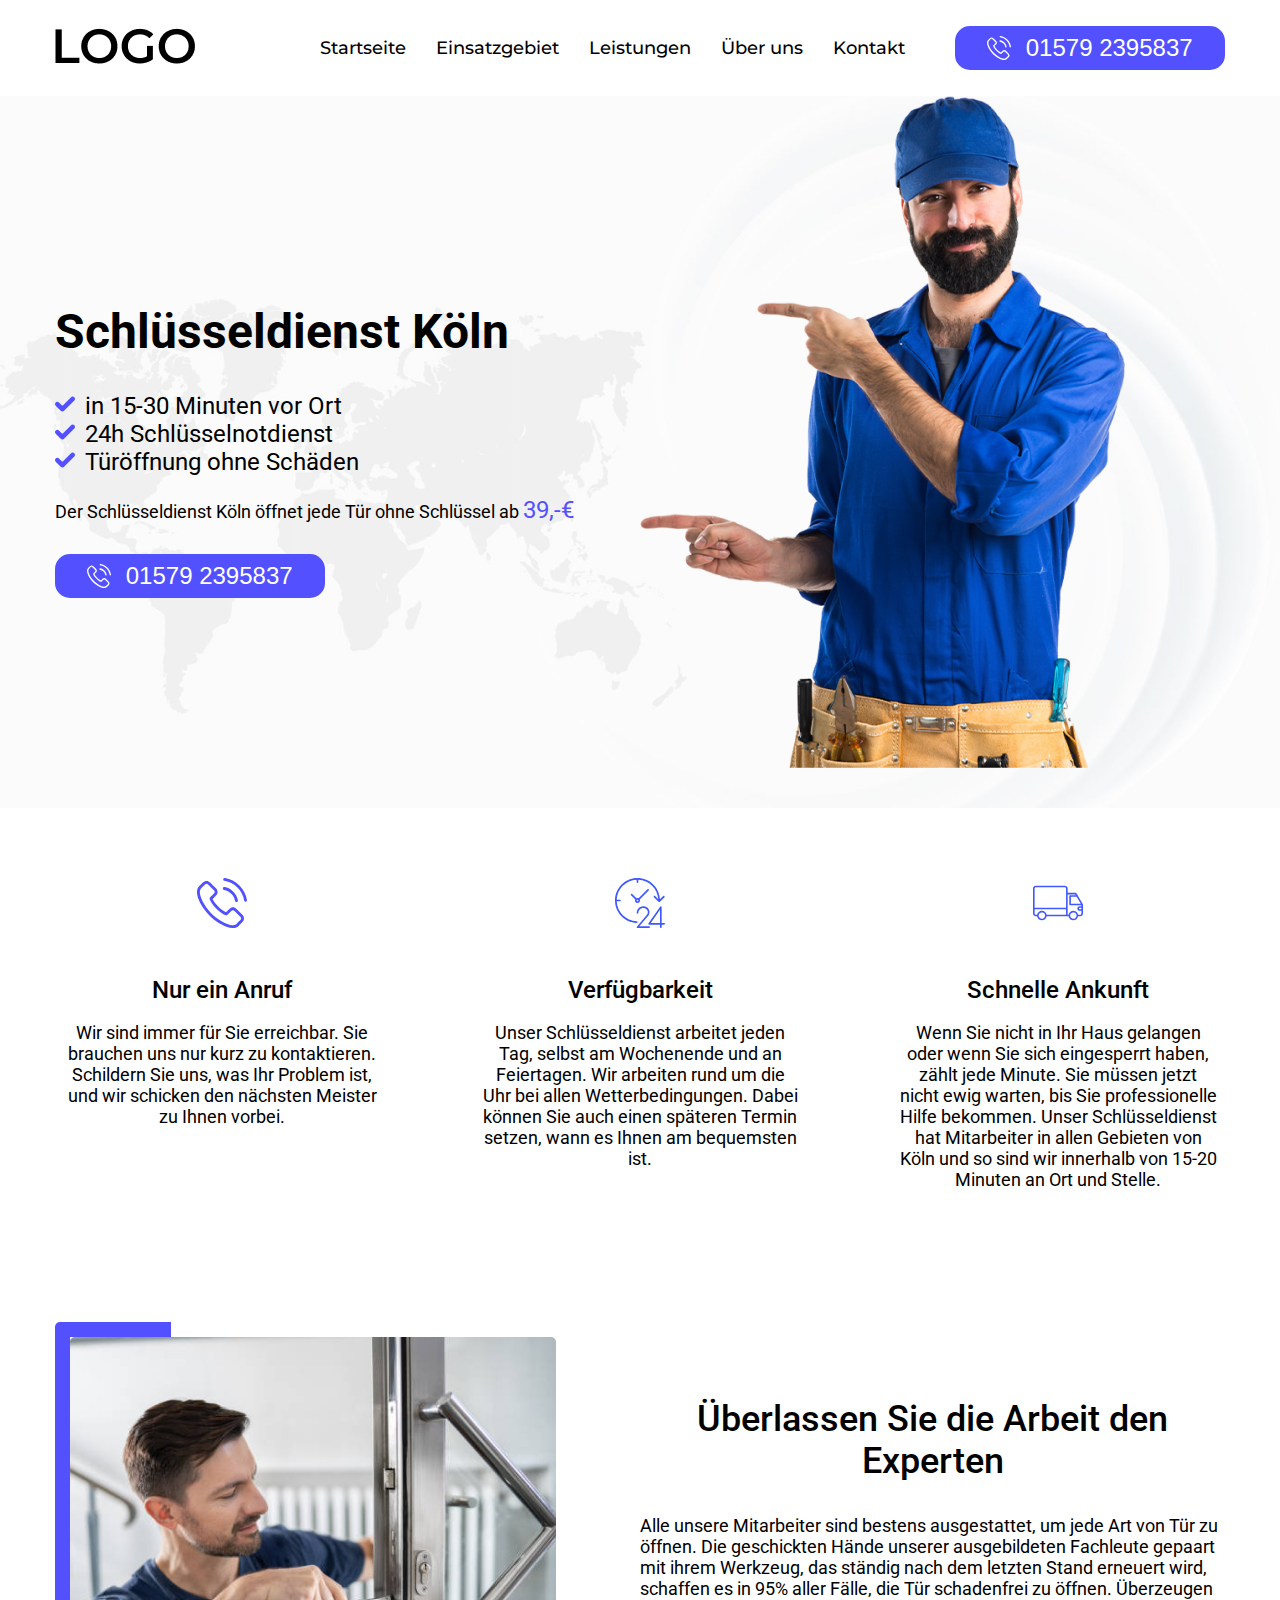
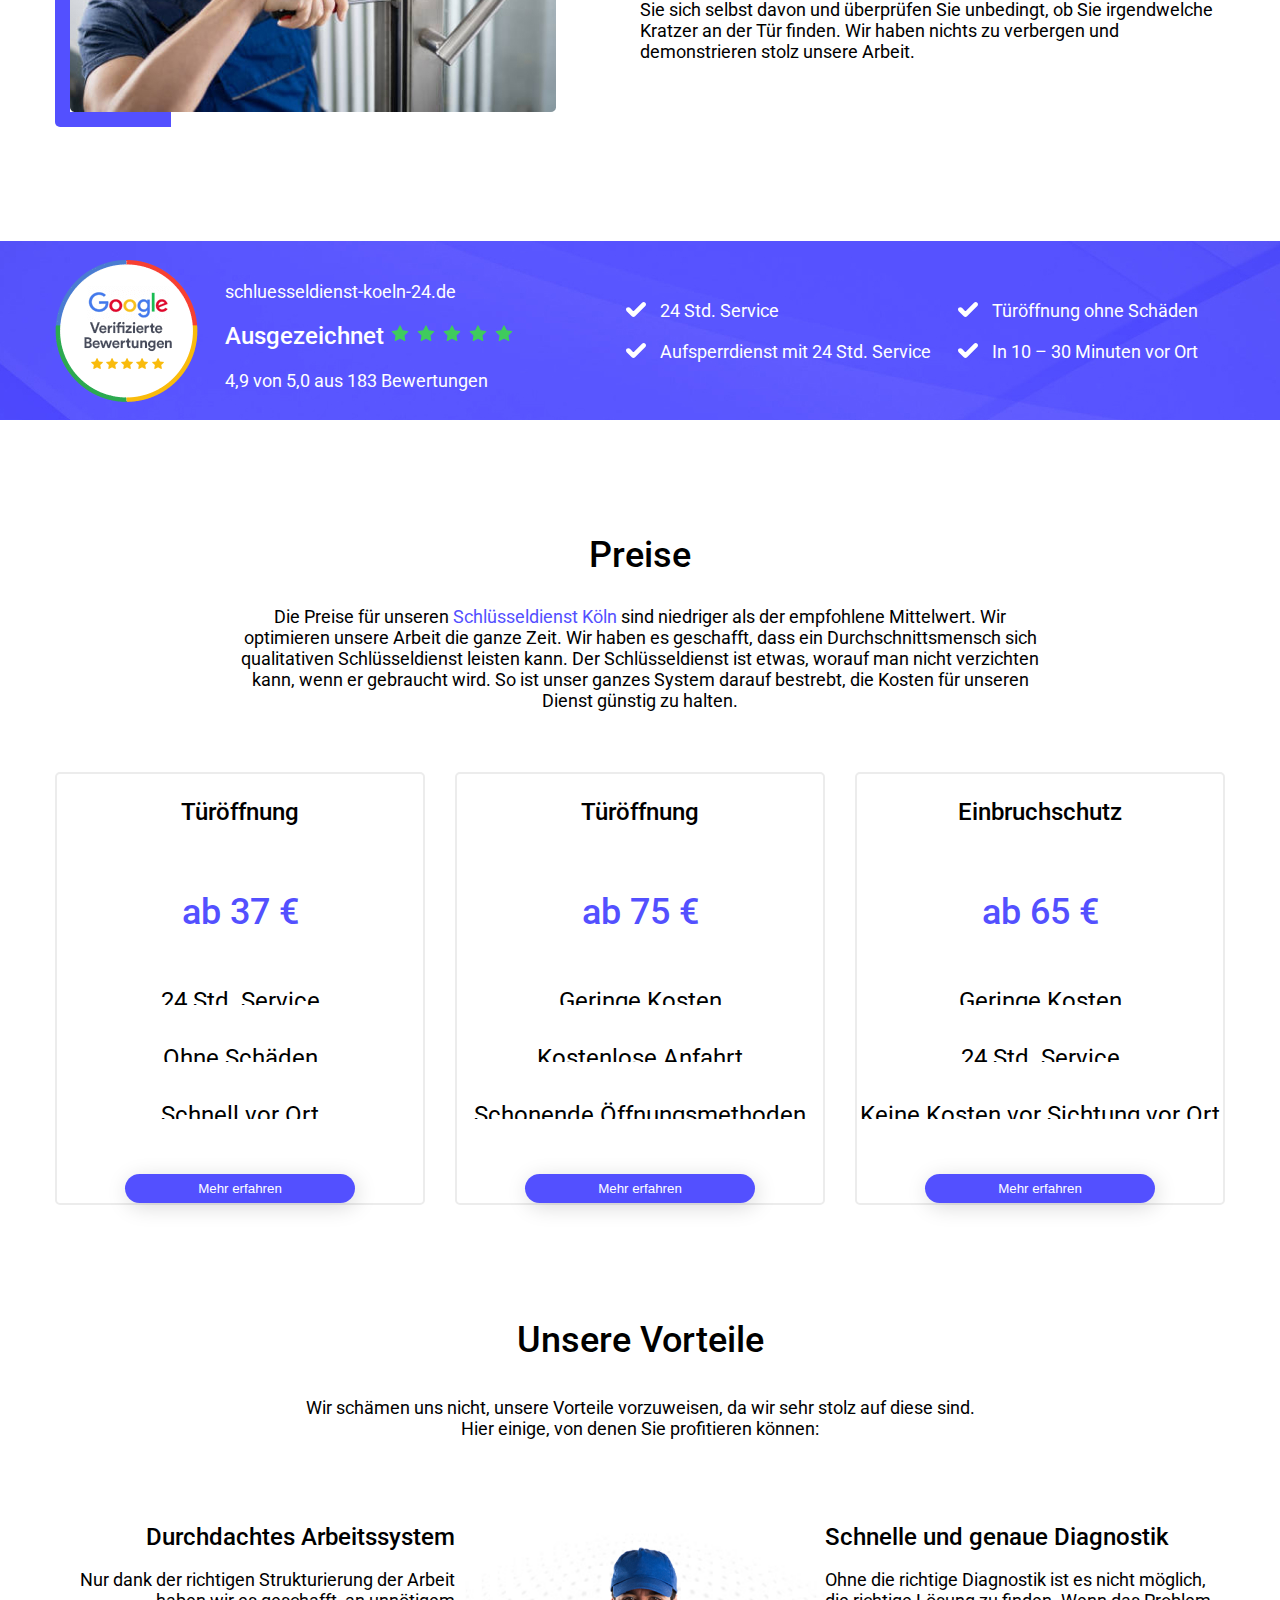
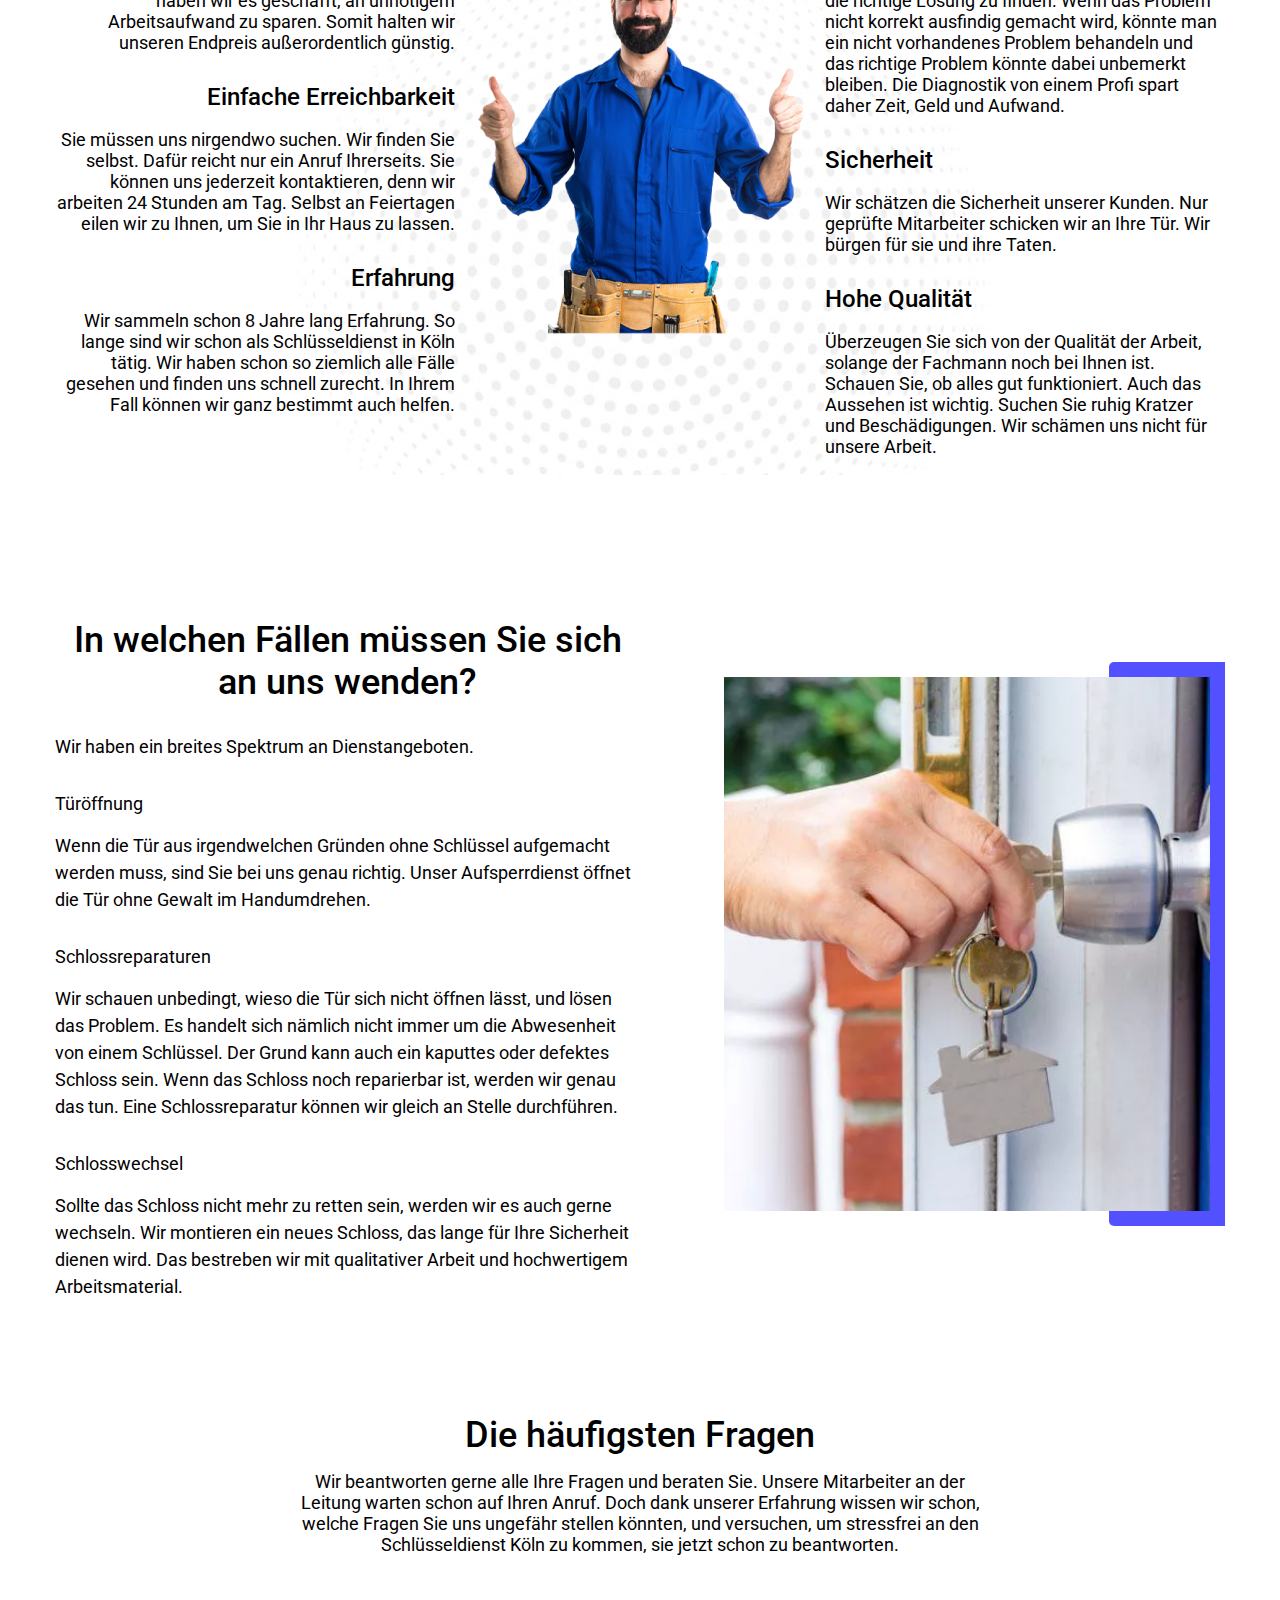
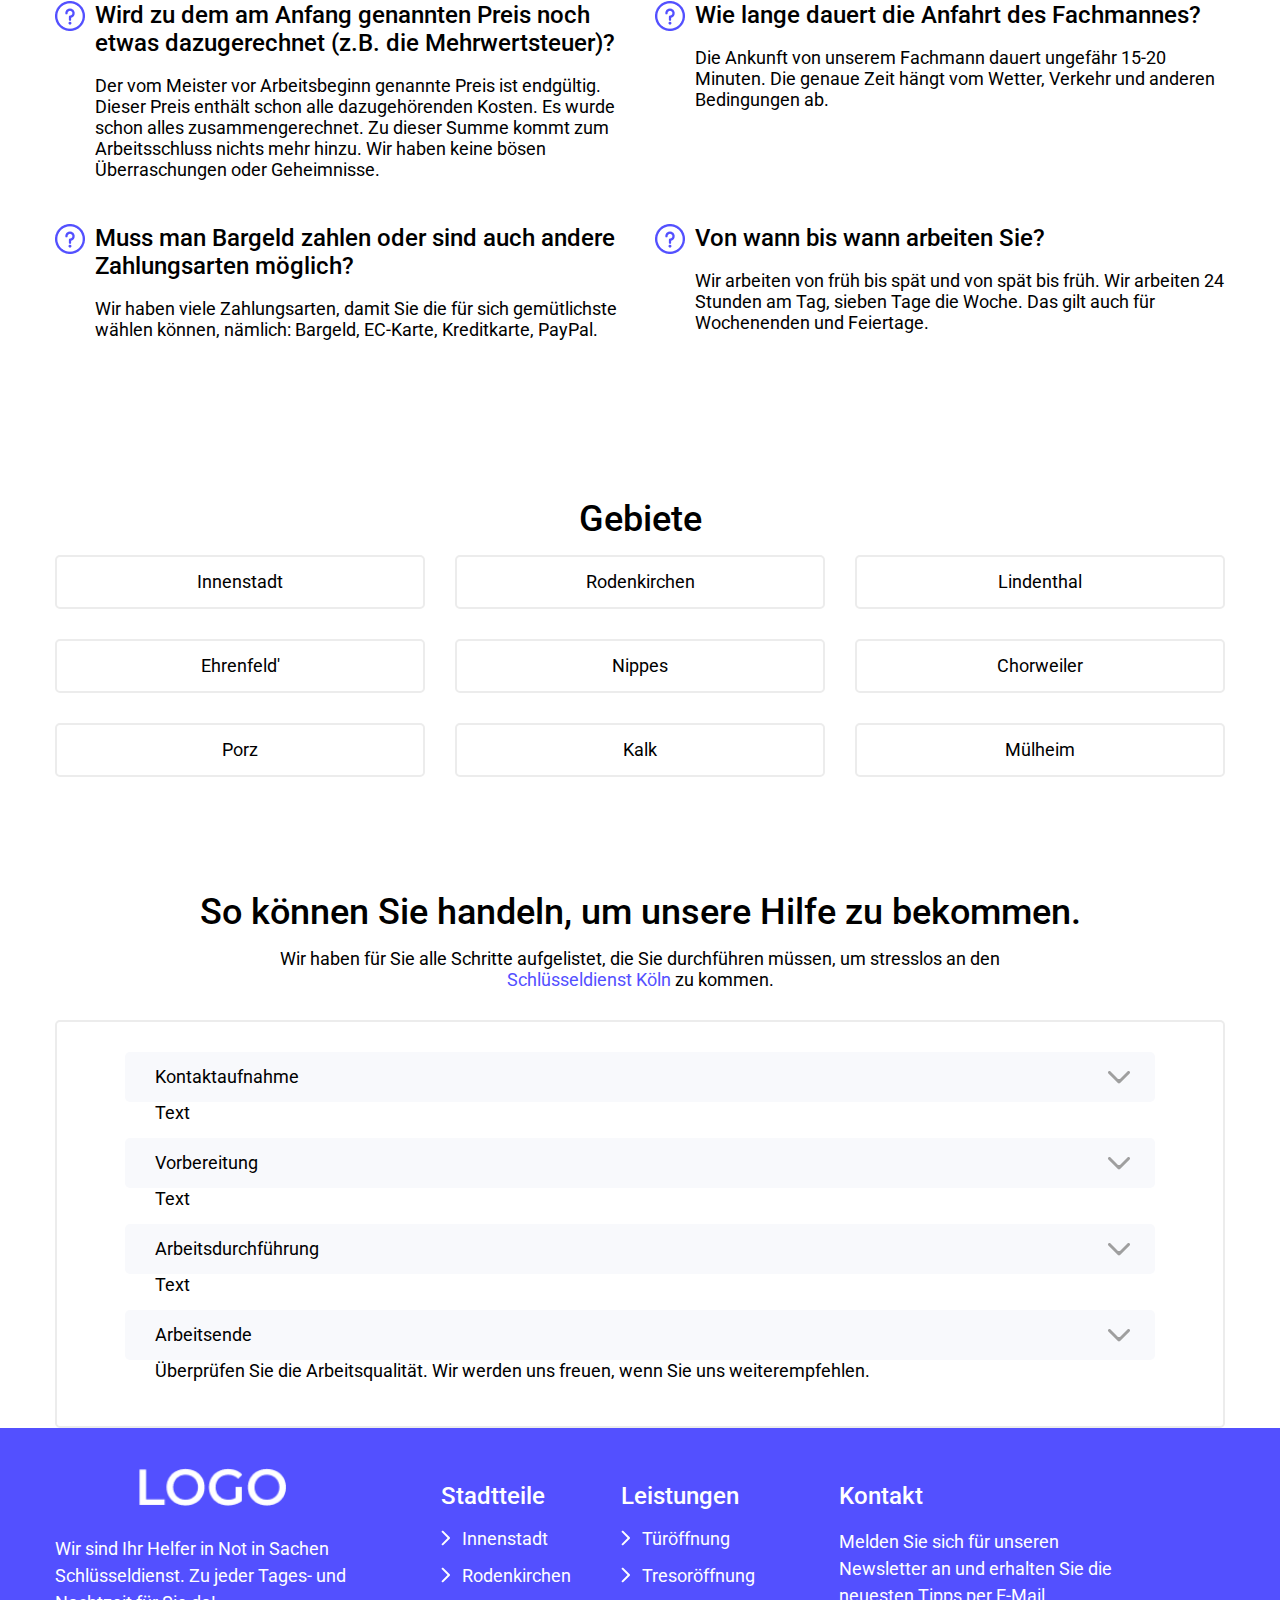
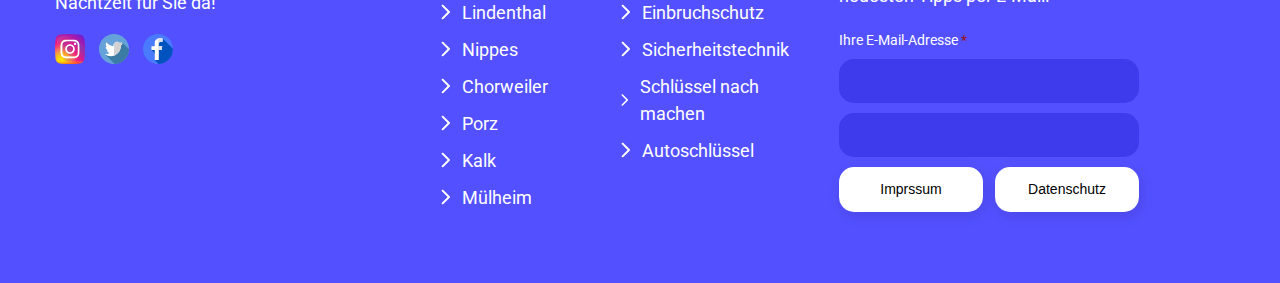
<file: Home/index.html>
<!doctype html>
<html lang="en">
<head>
   <meta charset="UTF-8">
   <meta name="viewport"
         content="width=device-width, user-scalable=no, initial-scale=1.0, maximum-scale=1.0, minimum-scale=1.0">
   <meta http-equiv="X-UA-Compatible" content="ie=edge">
   <title>Document</title>
   <link
       href="https://fonts.googleapis.com/css2?family=Montserrat:wght@400;500&family=Roboto:wght@400;500;700&display=swap"
       rel="stylesheet">
   <link href="https://cdn.jsdelivr.net/npm/bootstrap@5.1.3/dist/css/bootstrap.min.css" rel="stylesheet"
         integrity="sha384-1BmE4kWBq78iYhFldvKuhfTAU6auU8tT94WrHftjDbrCEXSU1oBoqyl2QvZ6jIW3" crossorigin="anonymous">
   <link rel="stylesheet" href="./css/style.css">
</head>
<body>
<header class='header-container'>
   <div class="container">
      <div class='logo'>
         <img src='img/LOGO.png' alt=''>
      </div>

      <div class='nav-wrapper'>
         <nav class='header-nav'>
            <ul>
               <li><a href=''>Startseite</a></li>
               <li><a href=''>Einsatzgebiet</a></li>
               <li><a href=''>Leistungen</a></li>
               <li><a href=''>Über uns</a></li>
               <li><a href=''>Kontakt</a></li>
            </ul>
         </nav>
         <button class="call-btn">
            <svg viewBox="0 0 25 25" xmlns="http://www.w3.org/2000/svg">
               <g clip-path="url(#clip0)">
                  <path
                      d="M19.7579 15.4866C19.2461 14.9537 18.6287 14.6688 17.9745 14.6688C17.3255 14.6688 16.7028 14.9484 16.1699 15.4813L14.5026 17.1434C14.3654 17.0695 14.2282 17.001 14.0963 16.9324C13.9063 16.8374 13.7269 16.7477 13.5739 16.6527C12.0121 15.6607 10.5927 14.368 9.23143 12.6954C8.57187 11.8617 8.12865 11.16 7.80679 10.4476C8.23946 10.0519 8.64047 9.64034 9.03092 9.24461C9.17866 9.09687 9.3264 8.94385 9.47414 8.79611C10.5822 7.68807 10.5822 6.25288 9.47414 5.14483L8.03368 3.70437C7.87011 3.5408 7.70126 3.37195 7.54297 3.20311C7.22639 2.87597 6.89397 2.53828 6.551 2.22169C6.03919 1.71516 5.42713 1.44606 4.7834 1.44606C4.13968 1.44606 3.51706 1.71516 2.98942 2.22169C2.98414 2.22697 2.98414 2.22697 2.97887 2.23225L1.18488 4.04206C0.509502 4.71744 0.124323 5.54056 0.0399002 6.4956C-0.0867339 8.03631 0.367038 9.4715 0.715282 10.4107C1.57006 12.7165 2.84696 14.8534 4.75174 17.1434C7.06282 19.903 9.84349 22.0821 13.0199 23.6176C14.2335 24.1927 15.8533 24.8734 17.6631 24.9895C17.774 24.9947 17.89 25 17.9956 25C19.2144 25 20.238 24.5621 21.0401 23.6915C21.0453 23.6809 21.0559 23.6756 21.0612 23.6651C21.3355 23.3327 21.6521 23.0319 21.9845 22.71C22.2114 22.4937 22.4436 22.2668 22.6705 22.0294C23.1928 21.4859 23.4672 20.8527 23.4672 20.2037C23.4672 19.5495 23.1876 18.9216 22.6546 18.3939L19.7579 15.4866ZM21.6468 21.0427C21.6416 21.0427 21.6416 21.048 21.6468 21.0427C21.4411 21.2643 21.23 21.4648 21.0031 21.6864C20.6602 22.0136 20.3119 22.3565 19.9848 22.7417C19.4519 23.3116 18.824 23.5806 18.0008 23.5806C17.9217 23.5806 17.8373 23.5806 17.7581 23.5754C16.191 23.4751 14.7347 22.8631 13.6425 22.3407C10.6561 20.8949 8.03368 18.8424 5.85452 16.2411C4.05526 14.0725 2.85223 12.0675 2.05549 9.91472C1.56479 8.60089 1.38539 7.57726 1.46453 6.61168C1.5173 5.99434 1.75474 5.48252 2.19268 5.04458L3.99194 3.24532C4.25048 3.0026 4.52486 2.87069 4.79396 2.87069C5.12637 2.87069 5.39547 3.0712 5.56431 3.24004C5.56959 3.24532 5.57487 3.2506 5.58014 3.25587C5.902 3.55663 6.20804 3.86794 6.5299 4.20035C6.69347 4.3692 6.86231 4.53804 7.03116 4.71217L8.47162 6.15263C9.03092 6.71193 9.03092 7.22902 8.47162 7.78832C8.3186 7.94134 8.17086 8.09435 8.01785 8.24209C7.57463 8.69586 7.15252 9.11798 6.69347 9.52954C6.68291 9.54009 6.67236 9.54537 6.66708 9.55592C6.21331 10.0097 6.29774 10.4529 6.39271 10.7537C6.39799 10.7695 6.40326 10.7853 6.40854 10.8012C6.78317 11.7087 7.31081 12.5635 8.11282 13.5818L8.1181 13.5871C9.57439 15.3811 11.1098 16.7793 12.8036 17.8505C13.0199 17.9876 13.2415 18.0984 13.4526 18.204C13.6425 18.299 13.8219 18.3886 13.9749 18.4836C13.996 18.4942 14.0171 18.51 14.0382 18.5206C14.2176 18.6103 14.3865 18.6525 14.5606 18.6525C14.9986 18.6525 15.2729 18.3781 15.3626 18.2884L17.1672 16.4839C17.3466 16.3045 17.6315 16.0881 17.9639 16.0881C18.291 16.0881 18.5601 16.2939 18.7237 16.4733C18.729 16.4786 18.729 16.4786 18.7343 16.4839L21.6416 19.3912C22.185 19.9294 22.185 20.4834 21.6468 21.0427Z"
                      fill="color"/>
                  <path
                      d="M13.5106 5.94685C14.8931 6.17901 16.1489 6.83329 17.1514 7.83581C18.1539 8.83833 18.8029 10.0941 19.0403 11.4765C19.0984 11.8248 19.3991 12.0675 19.7421 12.0675C19.7843 12.0675 19.8212 12.0622 19.8635 12.0569C20.2539 11.9936 20.5125 11.6243 20.4491 11.2338C20.1642 9.5612 19.3727 8.03631 18.1644 6.82801C16.9561 5.61971 15.4313 4.82825 13.7586 4.54332C13.3682 4.48 13.0041 4.73855 12.9355 5.12373C12.8669 5.5089 13.1202 5.88353 13.5106 5.94685Z"
                      fill="color"/>
                  <path
                      d="M24.971 11.028C24.5014 8.27374 23.2034 5.76744 21.2089 3.77295C19.2144 1.77846 16.7081 0.480461 13.9538 0.0108597C13.5687 -0.0577338 13.2046 0.206087 13.136 0.591266C13.0727 0.981721 13.3312 1.34579 13.7217 1.41439C16.1805 1.83122 18.423 2.99731 20.2064 4.77547C21.9898 6.5589 23.1506 8.80138 23.5675 11.2602C23.6255 11.6084 23.9263 11.8511 24.2692 11.8511C24.3115 11.8511 24.3484 11.8459 24.3906 11.8406C24.7758 11.7826 25.0396 11.4132 24.971 11.028Z"
                      fill="color"/>
               </g>
               <defs>
                  <clipPath id="clip0">
                     <rect width="25" height="25"/>
                  </clipPath>
               </defs>
            </svg>

            <a href=''>01579 2395837</a>
         </button>
      </div>

      <nav id="mobile-nav" class="mobile-nav-hide">
         <div class="mobile-nav__bg"></div>
         <ul class="mobile-nav-list">
            <li class="mobile-nav-list__item">Startseite</li>
            <li class="mobile-nav-list__item">Einsatzgebiet</li>
            <li class="mobile-nav-list__item">Leistungen</li>
            <li class="mobile-nav-list__item">Über uns</li>
            <li class="mobile-nav-list__item">Kontakt</li>
         </ul>
      </nav>

      <div class="mobile-nav-icon">
         <div class="bar1"></div>
         <div class="bar2"></div>
         <div class="bar3"></div>
      </div>
   </div>
</header>

<section class="benefits-banner-wrapper-bg">
   <div class="container benefits-banner-wrapper">
      <div class="benefits-banner-container">
         <h1>Schlüsseldienst Köln</h1>
         <ul class="benefits-banner-list">
            <li class="benefits-banner-list__item">
               <svg width="20" height="20" viewBox="0 0 20 20" fill="none" xmlns="http://www.w3.org/2000/svg">
                  <path
                      d="M9.05319 16.7751C8.14643 17.6819 6.67513 17.6819 5.7688 16.7751L0.680073 11.6864C-0.226691 10.7801 -0.226691 9.30878 0.680073 8.40245C1.5864 7.49569 3.0577 7.49569 3.96446 8.40245L6.99635 11.4339C7.22523 11.6623 7.59677 11.6623 7.82609 11.4339L16.0355 3.22445C16.9419 2.31768 18.4132 2.31768 19.3199 3.22445C19.7554 3.65988 20 4.25068 20 4.86642C20 5.48216 19.7554 6.07296 19.3199 6.5084L9.05319 16.7751Z"
                      fill="#5350FF"/>
               </svg>
               in 15-30 Minuten vor Ort
            </li>
            <li class="benefits-banner-list__item">
               <svg width="20" height="20" viewBox="0 0 20 20" fill="none" xmlns="http://www.w3.org/2000/svg">
                  <path
                      d="M9.05319 16.7751C8.14643 17.6819 6.67513 17.6819 5.7688 16.7751L0.680073 11.6864C-0.226691 10.7801 -0.226691 9.30878 0.680073 8.40245C1.5864 7.49569 3.0577 7.49569 3.96446 8.40245L6.99635 11.4339C7.22523 11.6623 7.59677 11.6623 7.82609 11.4339L16.0355 3.22445C16.9419 2.31768 18.4132 2.31768 19.3199 3.22445C19.7554 3.65988 20 4.25068 20 4.86642C20 5.48216 19.7554 6.07296 19.3199 6.5084L9.05319 16.7751Z"
                      fill="#5350FF"/>
               </svg>
               24h Schlüsselnotdienst
            </li>
            <li class="benefits-banner-list__item">
               <svg width="20" height="20" viewBox="0 0 20 20" fill="none" xmlns="http://www.w3.org/2000/svg">
                  <path
                      d="M9.05319 16.7751C8.14643 17.6819 6.67513 17.6819 5.7688 16.7751L0.680073 11.6864C-0.226691 10.7801 -0.226691 9.30878 0.680073 8.40245C1.5864 7.49569 3.0577 7.49569 3.96446 8.40245L6.99635 11.4339C7.22523 11.6623 7.59677 11.6623 7.82609 11.4339L16.0355 3.22445C16.9419 2.31768 18.4132 2.31768 19.3199 3.22445C19.7554 3.65988 20 4.25068 20 4.86642C20 5.48216 19.7554 6.07296 19.3199 6.5084L9.05319 16.7751Z"
                      fill="#5350FF"/>
               </svg>
               Türöffnung ohne Schäden
            </li>
         </ul>
         <div class="benefits-banner-container__text">
            Der Schlüsseldienst Köln öffnet jede Tür ohne Schlüssel ab <span>39,-€</span>
         </div>
         <button class="call-btn">
            <svg viewBox="0 0 25 25" xmlns="http://www.w3.org/2000/svg">
               <g clip-path="url(#clip0)">
                  <path
                      d="M19.7579 15.4866C19.2461 14.9537 18.6287 14.6688 17.9745 14.6688C17.3255 14.6688 16.7028 14.9484 16.1699 15.4813L14.5026 17.1434C14.3654 17.0695 14.2282 17.001 14.0963 16.9324C13.9063 16.8374 13.7269 16.7477 13.5739 16.6527C12.0121 15.6607 10.5927 14.368 9.23143 12.6954C8.57187 11.8617 8.12865 11.16 7.80679 10.4476C8.23946 10.0519 8.64047 9.64034 9.03092 9.24461C9.17866 9.09687 9.3264 8.94385 9.47414 8.79611C10.5822 7.68807 10.5822 6.25288 9.47414 5.14483L8.03368 3.70437C7.87011 3.5408 7.70126 3.37195 7.54297 3.20311C7.22639 2.87597 6.89397 2.53828 6.551 2.22169C6.03919 1.71516 5.42713 1.44606 4.7834 1.44606C4.13968 1.44606 3.51706 1.71516 2.98942 2.22169C2.98414 2.22697 2.98414 2.22697 2.97887 2.23225L1.18488 4.04206C0.509502 4.71744 0.124323 5.54056 0.0399002 6.4956C-0.0867339 8.03631 0.367038 9.4715 0.715282 10.4107C1.57006 12.7165 2.84696 14.8534 4.75174 17.1434C7.06282 19.903 9.84349 22.0821 13.0199 23.6176C14.2335 24.1927 15.8533 24.8734 17.6631 24.9895C17.774 24.9947 17.89 25 17.9956 25C19.2144 25 20.238 24.5621 21.0401 23.6915C21.0453 23.6809 21.0559 23.6756 21.0612 23.6651C21.3355 23.3327 21.6521 23.0319 21.9845 22.71C22.2114 22.4937 22.4436 22.2668 22.6705 22.0294C23.1928 21.4859 23.4672 20.8527 23.4672 20.2037C23.4672 19.5495 23.1876 18.9216 22.6546 18.3939L19.7579 15.4866ZM21.6468 21.0427C21.6416 21.0427 21.6416 21.048 21.6468 21.0427C21.4411 21.2643 21.23 21.4648 21.0031 21.6864C20.6602 22.0136 20.3119 22.3565 19.9848 22.7417C19.4519 23.3116 18.824 23.5806 18.0008 23.5806C17.9217 23.5806 17.8373 23.5806 17.7581 23.5754C16.191 23.4751 14.7347 22.8631 13.6425 22.3407C10.6561 20.8949 8.03368 18.8424 5.85452 16.2411C4.05526 14.0725 2.85223 12.0675 2.05549 9.91472C1.56479 8.60089 1.38539 7.57726 1.46453 6.61168C1.5173 5.99434 1.75474 5.48252 2.19268 5.04458L3.99194 3.24532C4.25048 3.0026 4.52486 2.87069 4.79396 2.87069C5.12637 2.87069 5.39547 3.0712 5.56431 3.24004C5.56959 3.24532 5.57487 3.2506 5.58014 3.25587C5.902 3.55663 6.20804 3.86794 6.5299 4.20035C6.69347 4.3692 6.86231 4.53804 7.03116 4.71217L8.47162 6.15263C9.03092 6.71193 9.03092 7.22902 8.47162 7.78832C8.3186 7.94134 8.17086 8.09435 8.01785 8.24209C7.57463 8.69586 7.15252 9.11798 6.69347 9.52954C6.68291 9.54009 6.67236 9.54537 6.66708 9.55592C6.21331 10.0097 6.29774 10.4529 6.39271 10.7537C6.39799 10.7695 6.40326 10.7853 6.40854 10.8012C6.78317 11.7087 7.31081 12.5635 8.11282 13.5818L8.1181 13.5871C9.57439 15.3811 11.1098 16.7793 12.8036 17.8505C13.0199 17.9876 13.2415 18.0984 13.4526 18.204C13.6425 18.299 13.8219 18.3886 13.9749 18.4836C13.996 18.4942 14.0171 18.51 14.0382 18.5206C14.2176 18.6103 14.3865 18.6525 14.5606 18.6525C14.9986 18.6525 15.2729 18.3781 15.3626 18.2884L17.1672 16.4839C17.3466 16.3045 17.6315 16.0881 17.9639 16.0881C18.291 16.0881 18.5601 16.2939 18.7237 16.4733C18.729 16.4786 18.729 16.4786 18.7343 16.4839L21.6416 19.3912C22.185 19.9294 22.185 20.4834 21.6468 21.0427Z"
                      fill="color"/>
                  <path
                      d="M13.5106 5.94685C14.8931 6.17901 16.1489 6.83329 17.1514 7.83581C18.1539 8.83833 18.8029 10.0941 19.0403 11.4765C19.0984 11.8248 19.3991 12.0675 19.7421 12.0675C19.7843 12.0675 19.8212 12.0622 19.8635 12.0569C20.2539 11.9936 20.5125 11.6243 20.4491 11.2338C20.1642 9.5612 19.3727 8.03631 18.1644 6.82801C16.9561 5.61971 15.4313 4.82825 13.7586 4.54332C13.3682 4.48 13.0041 4.73855 12.9355 5.12373C12.8669 5.5089 13.1202 5.88353 13.5106 5.94685Z"
                      fill="color"/>
                  <path
                      d="M24.971 11.028C24.5014 8.27374 23.2034 5.76744 21.2089 3.77295C19.2144 1.77846 16.7081 0.480461 13.9538 0.0108597C13.5687 -0.0577338 13.2046 0.206087 13.136 0.591266C13.0727 0.981721 13.3312 1.34579 13.7217 1.41439C16.1805 1.83122 18.423 2.99731 20.2064 4.77547C21.9898 6.5589 23.1506 8.80138 23.5675 11.2602C23.6255 11.6084 23.9263 11.8511 24.2692 11.8511C24.3115 11.8511 24.3484 11.8459 24.3906 11.8406C24.7758 11.7826 25.0396 11.4132 24.971 11.028Z"
                      fill="color"/>
               </g>
               <defs>
                  <clipPath id="clip0">
                     <rect width="25" height="25"/>
                  </clipPath>
               </defs>
            </svg>

            <a href=''>01579 2395837</a>
         </button>
      </div>
      <div class="benefits-banner-container-img">
         <img src="./img/mlf-banner-img.png" alt="">
      </div>
   </div>
</section>

<section class="container list-of-benefits">
   <div class="list-of-benefits__item">
      <svg viewBox="0 0 50 50" fill="none" xmlns="http://www.w3.org/2000/svg">
         <path
             d="M39.5369 30.9733C38.5117 29.9074 37.2753 29.3376 35.9648 29.3376C34.6649 29.3376 33.4179 29.8969 32.3505 30.9627L29.0109 34.2869C28.7362 34.1391 28.4614 34.0019 28.1972 33.8648C27.8167 33.6748 27.4574 33.4954 27.1509 33.3055C24.0227 31.3215 21.1799 28.7361 18.4533 25.3908C17.1323 23.7235 16.2445 22.3199 15.5999 20.8953C16.4665 20.1038 17.2697 19.2807 18.0517 18.4893C18.3476 18.1938 18.6435 17.8877 18.9394 17.5923C21.1588 15.3762 21.1588 12.5058 18.9394 10.2897L16.0543 7.40877C15.7267 7.08163 15.3885 6.74394 15.0715 6.40625C14.4374 5.75197 13.7716 5.07659 13.0846 4.44342C12.0595 3.43035 10.8336 2.89215 9.5443 2.89215C8.25498 2.89215 7.00793 3.43035 5.95111 4.44342C5.94054 4.45397 5.94054 4.45397 5.92997 4.46452L2.33679 8.08415C0.984056 9.43492 0.212578 11.0812 0.0434866 12.9912C-0.21015 16.0727 0.698715 18.943 1.39622 20.8214C3.10826 25.433 5.66577 29.7069 9.48089 34.2869C14.1098 39.806 19.6792 44.1643 26.0413 47.2352C28.4719 48.3855 31.7164 49.7468 35.3413 49.979C35.5632 49.9895 35.7957 50.0001 36.0071 50.0001C38.4483 50.0001 40.4986 49.1242 42.1049 47.383C42.1155 47.3618 42.1366 47.3513 42.1472 47.3302C42.6967 46.6654 43.3308 46.0638 43.9966 45.4201C44.4511 44.9875 44.9161 44.5337 45.3705 44.0588C46.4168 42.9719 46.9663 41.7055 46.9663 40.4075C46.9663 39.099 46.4062 37.8432 45.3388 36.7879L39.5369 30.9733ZM43.3203 42.0854C43.3097 42.0854 43.3097 42.096 43.3203 42.0854C42.9081 42.5286 42.4854 42.9297 42.0309 43.3729C41.344 44.0271 40.6465 44.7131 39.9913 45.4834C38.9239 46.6231 37.6663 47.1613 36.0176 47.1613C35.8591 47.1613 35.69 47.1613 35.5315 47.1508C32.3927 46.9503 29.4759 45.7262 27.2883 44.6814C21.3067 41.7899 16.0543 37.6849 11.6896 32.4823C8.08589 28.1451 5.67634 24.135 4.08054 19.8295C3.0977 17.2018 2.73838 15.1546 2.8969 13.2234C3.00258 11.9887 3.47815 10.9651 4.35531 10.0892L7.95907 6.49067C8.47691 6.00524 9.02646 5.74142 9.56544 5.74142C10.2312 5.74142 10.7702 6.14243 11.1084 6.48012C11.119 6.49067 11.1295 6.50122 11.1401 6.51178C11.7848 7.11329 12.3977 7.73591 13.0424 8.40074C13.37 8.73843 13.7082 9.07612 14.0464 9.42436L16.9315 12.3053C18.0517 13.4239 18.0517 14.4581 16.9315 15.5767C16.625 15.8827 16.3291 16.1887 16.0226 16.4842C15.1349 17.3918 14.2894 18.236 13.37 19.0591C13.3489 19.0802 13.3277 19.0908 13.3171 19.1119C12.4083 20.0194 12.5774 20.9059 12.7676 21.5074C12.7782 21.539 12.7887 21.5707 12.7993 21.6023C13.5496 23.4174 14.6065 25.127 16.2128 27.1637L16.2234 27.1743C19.1402 30.7622 22.2156 33.5587 25.608 35.701C26.0413 35.9753 26.4851 36.1969 26.9079 36.408C27.2883 36.5979 27.6476 36.7773 27.9541 36.9673C27.9964 36.9884 28.0387 37.0201 28.0809 37.0412C28.4402 37.2206 28.7784 37.305 29.1272 37.305C30.0043 37.305 30.5539 36.7562 30.7335 36.5768L34.3479 32.9678C34.7072 32.609 35.2779 32.1763 35.9437 32.1763C36.5989 32.1763 37.1379 32.5879 37.4655 32.9467C37.4761 32.9572 37.4761 32.9572 37.4866 32.9678L43.3097 38.7824C44.3982 39.8588 44.3982 40.9668 43.3203 42.0854Z"
             fill="#5350FF"/>
         <path
             d="M27.0241 11.8937C29.793 12.358 32.3082 13.6666 34.3162 15.6716C36.3241 17.6767 37.624 20.1882 38.0996 22.9531C38.2158 23.6496 38.8182 24.135 39.5051 24.135C39.5897 24.135 39.6637 24.1244 39.7482 24.1139C40.5303 23.9873 41.0481 23.2486 40.9213 22.4676C40.3506 19.1224 38.7654 16.0726 36.3452 13.656C33.9251 11.2394 30.8709 9.65649 27.5208 9.08664C26.7388 8.96 26.0095 9.47709 25.8722 10.2475C25.7348 11.0178 26.242 11.7671 27.0241 11.8937Z"
             fill="#5350FF"/>
         <path
             d="M49.9783 22.0561C49.0377 16.5475 46.4379 11.5349 42.4431 7.5459C38.4484 3.55692 33.4285 0.960922 27.9119 0.0217193C27.1404 -0.115468 26.4112 0.412175 26.2738 1.18253C26.147 1.96344 26.6648 2.69159 27.4469 2.82878C32.3716 3.66245 36.8631 5.99463 40.4352 9.55094C44.0072 13.1178 46.3322 17.6028 47.1671 22.5204C47.2834 23.2169 47.8858 23.7023 48.5727 23.7023C48.6572 23.7023 48.7312 23.6918 48.8158 23.6812C49.5872 23.5651 50.1157 22.8264 49.9783 22.0561Z"
             fill="#5350FF"/>
      </svg>

      <p class="list-of-benefits__title">Nur ein Anruf</p>
      <p class="list-of-benefits__text">
         Wir sind immer für Sie erreichbar. Sie brauchen uns nur kurz zu kontaktieren. Schildern Sie uns, was Ihr
         Problem ist, und wir schicken den nächsten Meister zu Ihnen vorbei.
      </p>
   </div>
   <div class="list-of-benefits__item">
      <svg viewBox="0 0 50 50" fill="none" xmlns="http://www.w3.org/2000/svg">
         <path
             d="M49.1667 45H46.6667V29.1667C46.6664 28.7065 46.293 28.3337 45.8328 28.334C45.5612 28.3342 45.3067 28.4667 45.1509 28.6892L33.4842 45.3559C33.2205 45.733 33.3124 46.2526 33.6896 46.5163C33.8295 46.6141 33.996 46.6666 34.1667 46.6667H45V49.1667C45 49.6269 45.3732 50 45.8334 50C46.2936 50 46.6667 49.6269 46.6667 49.1667V46.6667H49.1667C49.6269 46.6667 50 46.2936 50 45.8334C50 45.3731 49.6269 45 49.1667 45ZM45 45H35.7667L45 31.81V45Z"
             fill="#4058FF"/>
         <path
             d="M34.1666 48.3333H24.3008L33.4733 37.5325C33.4941 37.5077 33.5136 37.4818 33.5316 37.455C35.2573 34.901 34.6825 31.4432 32.2233 29.585C29.2332 27.4365 25.0676 28.1189 22.9192 31.109C22.1045 32.2429 21.6664 33.6038 21.6666 35C21.6666 35.4602 22.0398 35.8333 22.5 35.8333C22.9602 35.8333 23.3333 35.4602 23.3333 35C23.333 32.2385 25.5714 29.9997 28.3328 29.9994C29.3794 29.9993 30.3998 30.3277 31.25 30.9383C32.9726 32.2582 33.3737 34.689 32.1666 36.4925L21.865 48.6274C21.5671 48.9784 21.6103 49.5042 21.9612 49.802C22.1117 49.9297 22.3026 49.9998 22.5 49.9999H34.1666C34.6268 49.9999 35 49.6268 35 49.1666C35 48.7064 34.6268 48.3333 34.1666 48.3333Z"
             fill="#4058FF"/>
         <path
             d="M22.5183 44.1825C22.5357 43.7226 22.1769 43.3357 21.717 43.3183C21.7169 43.3183 21.7168 43.3183 21.7167 43.3183C10.8448 42.9148 2.11885 34.2045 1.69583 23.3333H5C5.46021 23.3333 5.83333 22.9602 5.83333 22.5C5.83333 22.0398 5.46021 21.6667 5 21.6667H1.69583C2.11281 10.8147 10.8146 2.11323 21.6667 1.69667V4.16667C21.6667 4.62687 22.0398 5 22.5 5C22.9602 5 23.3333 4.62687 23.3333 4.16667V1.69667C34.0369 2.11063 42.6756 10.5862 43.2933 21.28L40.0433 18.03C39.7123 17.7102 39.1848 17.7194 38.865 18.0504C38.5531 18.3733 38.5531 18.8853 38.865 19.2083L43.5167 23.86C43.6043 23.966 43.7172 24.0482 43.845 24.0992C43.8776 24.109 43.9107 24.1171 43.9442 24.1233C44.0014 24.144 44.0605 24.1582 44.1208 24.1658C44.1292 24.1658 44.1367 24.1658 44.145 24.1658C44.1533 24.1658 44.1608 24.1658 44.1683 24.1658C44.2318 24.161 44.2945 24.1488 44.355 24.1292C44.3893 24.125 44.4232 24.1186 44.4567 24.11C44.5695 24.0699 44.6722 24.0056 44.7575 23.9217L49.4725 19.2083C49.7922 18.8773 49.7831 18.3498 49.4521 18.03C49.1292 17.7181 48.6172 17.7181 48.2942 18.03L44.9633 21.3583C44.368 9.41354 34.5187 0.0292708 22.5592 0.0116667C22.5383 0.0108333 22.5208 0 22.5 0C22.4792 0 22.4617 0.0108333 22.4408 0.0116667C10.0606 0.0286458 0.0286458 10.0606 0.0116667 22.4408C0.0116667 22.4617 0 22.4792 0 22.5C0 22.5208 0.0108333 22.5383 0.0116667 22.5592C0.0323958 34.6339 9.58865 44.5352 21.655 44.9842H21.6858C22.1336 44.9841 22.5014 44.63 22.5183 44.1825Z"
             fill="#4058FF"/>
         <path
             d="M33.6958 11.3042C33.3704 10.9789 32.8429 10.9789 32.5175 11.3042L23.5625 20.2583C22.8859 19.9567 22.1131 19.9567 21.4367 20.2583L17.1967 16.0183C16.8656 15.6986 16.338 15.7078 16.0183 16.0389C15.7065 16.3618 15.7065 16.8737 16.0183 17.1967L20.25 21.4283C19.6558 22.6721 20.1825 24.1621 21.4264 24.7561C22.381 25.2122 23.5196 25.0167 24.2675 24.2683C25.0195 23.5227 25.2131 22.381 24.7492 21.4292L33.6958 12.4825C34.0212 12.1571 34.0212 11.6296 33.6958 11.3042ZM23.0894 23.089C23.0893 23.0891 23.0893 23.0891 23.0892 23.0892C22.7596 23.4043 22.2404 23.4043 21.9108 23.0892C21.5853 22.7637 21.5853 22.2361 21.9106 21.9106C22.236 21.5851 22.7636 21.5851 23.0892 21.9104C23.4147 22.2358 23.4147 22.7635 23.0894 23.089Z"
             fill="#4058FF"/>
      </svg>

      <p class="list-of-benefits__title">Verfügbarkeit</p>
      <p class="list-of-benefits__text">
         Unser Schlüsseldienst arbeitet jeden Tag, selbst am Wochenende und an Feiertagen. Wir arbeiten rund um die Uhr
         bei allen Wetterbedingungen. Dabei können Sie auch einen späteren Termin setzen, wann es Ihnen am bequemsten
         ist.
      </p>
   </div>
   <div class="list-of-benefits__item">
      <svg viewBox="0 0 58 40" fill="none" xmlns="http://www.w3.org/2000/svg">
         <path
             d="M3.27419 0H36.9516C37.8197 0.000932424 38.6519 0.33646 39.2658 0.932966C39.8796 1.52947 40.2248 2.33824 40.2258 3.18183V8.18184H49.5806C49.7456 8.18197 49.9076 8.22438 50.0503 8.30478C50.193 8.38519 50.3113 8.50075 50.3933 8.6398L57.8772 21.3671C57.9578 21.5046 58.0001 21.6601 58 21.8182V32.2728C57.999 33.1164 57.6538 33.9252 57.04 34.5217C56.4261 35.1182 55.5939 35.4537 54.7258 35.4547H52.3076C52.0867 36.7256 51.4098 37.8794 50.3969 38.7114C49.384 39.5435 48.1005 40 46.7742 40C45.4479 40 44.1644 39.5435 43.1515 38.7114C42.1386 37.8794 41.4617 36.7256 41.2408 35.4547H15.8237C15.6029 36.7256 14.9259 37.8794 13.913 38.7114C12.9001 39.5435 11.6166 40 10.2903 40C8.96401 40 7.68056 39.5435 6.66763 38.7114C5.65471 37.8794 4.97779 36.7256 4.75694 35.4547H3.27419C2.40612 35.4537 1.57387 35.1182 0.960049 34.5217C0.346226 33.9252 0.000957489 33.1164 0 32.2728V3.18183C0.000957489 2.33824 0.346226 1.52947 0.960049 0.932966C1.57387 0.33646 2.40612 0.000932424 3.27419 0ZM50.6413 12.7273H43.9677V20.9092H55.452L50.6413 12.7273ZM56.129 25.4546H54.2581C54.01 25.4546 53.772 25.5504 53.5966 25.7209C53.4211 25.8914 53.3226 26.1226 53.3226 26.3637C53.3226 26.6048 53.4211 26.8361 53.5966 27.0065C53.772 27.177 54.01 27.2728 54.2581 27.2728H56.129V25.4546ZM46.7742 38.1819C47.5143 38.1819 48.2377 37.9687 48.8531 37.5691C49.4685 37.1695 49.9481 36.6016 50.2313 35.9371C50.5145 35.2727 50.5886 34.5415 50.4442 33.8361C50.2998 33.1308 49.9435 32.4828 49.4201 31.9743C48.8968 31.4657 48.2301 31.1194 47.5042 30.9791C46.7783 30.8387 46.026 30.9108 45.3422 31.186C44.6585 31.4612 44.0741 31.9273 43.6629 32.5253C43.2517 33.1233 43.0323 33.8264 43.0323 34.5456C43.0336 35.5096 43.4282 36.4338 44.1297 37.1155C44.8311 37.7972 45.7822 38.1807 46.7742 38.1819ZM40.2258 33.6365H41.2408C41.4617 32.3656 42.1386 31.2118 43.1515 30.3797C44.1644 29.5476 45.4479 29.0911 46.7742 29.0911C48.1005 29.0911 49.384 29.5476 50.3969 30.3797C51.4098 31.2118 52.0867 32.3656 52.3076 33.6365H54.7258C55.0979 33.6362 55.4546 33.4924 55.7177 33.2367C55.9808 32.9811 56.1287 32.6344 56.129 32.2728V29.091H54.2581C53.5137 29.091 52.7999 28.8037 52.2736 28.2922C51.7473 27.7807 51.4516 27.087 51.4516 26.3637C51.4516 25.6404 51.7473 24.9467 52.2736 24.4352C52.7999 23.9238 53.5137 23.6364 54.2581 23.6364H56.129V22.7273H43.0323C42.7842 22.7273 42.5462 22.6316 42.3708 22.4611C42.1953 22.2906 42.0968 22.0594 42.0968 21.8182V11.8182C42.0968 11.5771 42.1953 11.3459 42.3708 11.1754C42.5462 11.0049 42.7842 10.9091 43.0323 10.9091H49.5725L49.0381 10H40.2258V33.6365ZM10.2903 38.1819C11.0304 38.1819 11.7539 37.9687 12.3692 37.5691C12.9846 37.1695 13.4642 36.6016 13.7474 35.9371C14.0306 35.2727 14.1047 34.5415 13.9604 33.8361C13.816 33.1308 13.4596 32.4828 12.9363 31.9743C12.413 31.4657 11.7462 31.1194 11.0203 30.9791C10.2945 30.8387 9.5421 30.9108 8.85835 31.186C8.17459 31.4612 7.59019 31.9273 7.17902 32.5253C6.76785 33.1233 6.54839 33.8264 6.54839 34.5456C6.54969 35.5096 6.94434 36.4338 7.64581 37.1155C8.34728 37.7972 9.2983 38.1807 10.2903 38.1819ZM1.87097 32.2728C1.87128 32.6344 2.01921 32.9811 2.2823 33.2367C2.54539 33.4924 2.90213 33.6362 3.27419 33.6365H4.75694C4.97779 32.3656 5.65471 31.2118 6.66763 30.3797C7.68056 29.5476 8.96401 29.0911 10.2903 29.0911C11.6166 29.0911 12.9001 29.5476 13.913 30.3797C14.9259 31.2118 15.6029 32.3656 15.8237 33.6365H38.3548V27.2728H1.87097V32.2728ZM1.87097 25.4546H38.3548V3.18183C38.3545 2.82026 38.2066 2.47359 37.9435 2.21792C37.6804 1.96225 37.3237 1.81849 36.9516 1.81819H3.27419C2.90213 1.81849 2.54539 1.96225 2.2823 2.21792C2.01921 2.47359 1.87128 2.82026 1.87097 3.18183V25.4546Z"
             fill="#4058FF"/>
      </svg>

      <p class="list-of-benefits__title">Schnelle Ankunft</p>
      <p class="list-of-benefits__text">
         Wenn Sie nicht in Ihr Haus gelangen oder wenn Sie sich eingesperrt haben, zählt jede Minute. Sie müssen jetzt
         nicht ewig warten, bis Sie professionelle Hilfe bekommen. Unser Schlüsseldienst hat Mitarbeiter in allen
         Gebieten von Köln und so sind wir innerhalb von 15-20 Minuten an Ort und Stelle.
      </p>
   </div>
</section>

<section class="container expert-skill-info-container">
   <div class="expert-skill-info-img">
      <div class="expert-skill-info-img__bg"></div>
      <img src="./img/expert-skill-info-img.jpg" alt="">
   </div>
   <div class="expert-skill-info">
      <h2 class="expert-skill-info__title titleH2">Überlassen Sie die Arbeit den Experten</h2>
      <p class="expert-skill-info__text">
         Alle unsere Mitarbeiter sind bestens ausgestattet, um jede Art von Tür zu öffnen. Die geschickten Hände unserer
         ausgebildeten Fachleute gepaart mit ihrem Werkzeug, das ständig nach dem letzten Stand erneuert wird, schaffen
         es in 95% aller Fälle, die Tür schadenfrei zu öffnen. Überzeugen Sie sich selbst davon und überprüfen Sie
         unbedingt, ob Sie irgendwelche Kratzer an der Tür finden. Wir haben nichts zu verbergen und demonstrieren stolz
         unsere Arbeit.
      </p>
   </div>
</section>

<section class="verified-reviews-wrapper">
   <div class="container verified-reviews-container">
      <div class="verified-reviews">
         <div class="verified-reviews__img">
            <img src="./img/gepruefte-bewertungen.png" alt="">
         </div>
         <div class="verified-reviews__rating-info">
            <p>schluesseldienst-koeln-24.de</p>
            <p class="verified-reviews__rating">
               Ausgezeichnet
               <span>
               <svg width="20" height="20" viewBox="0 0 20 20" fill="none" xmlns="http://www.w3.org/2000/svg">
               <path
                   d="M17.7363 6.89649L12.7773 6.17579L10.5606 1.68165C10.5 1.5586 10.4004 1.45899 10.2773 1.39844C9.96876 1.2461 9.59375 1.37305 9.43946 1.68165L7.22266 6.17579L2.26368 6.89649C2.12696 6.91602 2.00196 6.98048 1.90626 7.07813C1.79056 7.19705 1.7268 7.35704 1.729 7.52294C1.7312 7.68884 1.79917 7.84709 1.91797 7.9629L5.50587 11.4609L4.65821 16.4004C4.63833 16.5153 4.65105 16.6335 4.69491 16.7415C4.73878 16.8496 4.81204 16.9432 4.90639 17.0117C5.00074 17.0802 5.1124 17.1209 5.22872 17.1292C5.34503 17.1375 5.46134 17.113 5.56446 17.0586L10 14.7266L14.4356 17.0586C14.5566 17.1231 14.6973 17.1445 14.832 17.1211C15.1719 17.0625 15.4004 16.7402 15.3418 16.4004L14.4941 11.4609L18.082 7.9629C18.1797 7.8672 18.2441 7.74219 18.2637 7.60548C18.3164 7.26368 18.0781 6.94727 17.7363 6.89649Z"
                   fill="#3FCB5D"/>
            </svg>
               <svg width="20" height="20" viewBox="0 0 20 20" fill="none" xmlns="http://www.w3.org/2000/svg">
                  <path
                      d="M17.7363 6.89649L12.7773 6.17579L10.5606 1.68165C10.5 1.5586 10.4004 1.45899 10.2773 1.39844C9.96876 1.2461 9.59375 1.37305 9.43946 1.68165L7.22266 6.17579L2.26368 6.89649C2.12696 6.91602 2.00196 6.98048 1.90626 7.07813C1.79056 7.19705 1.7268 7.35704 1.729 7.52294C1.7312 7.68884 1.79917 7.84709 1.91797 7.9629L5.50587 11.4609L4.65821 16.4004C4.63833 16.5153 4.65105 16.6335 4.69491 16.7415C4.73878 16.8496 4.81204 16.9432 4.90639 17.0117C5.00074 17.0802 5.1124 17.1209 5.22872 17.1292C5.34503 17.1375 5.46134 17.113 5.56446 17.0586L10 14.7266L14.4356 17.0586C14.5566 17.1231 14.6973 17.1445 14.832 17.1211C15.1719 17.0625 15.4004 16.7402 15.3418 16.4004L14.4941 11.4609L18.082 7.9629C18.1797 7.8672 18.2441 7.74219 18.2637 7.60548C18.3164 7.26368 18.0781 6.94727 17.7363 6.89649Z"
                      fill="#3FCB5D"/>
               </svg>
               <svg width="20" height="20" viewBox="0 0 20 20" fill="none" xmlns="http://www.w3.org/2000/svg">
                  <path
                      d="M17.7363 6.89649L12.7773 6.17579L10.5606 1.68165C10.5 1.5586 10.4004 1.45899 10.2773 1.39844C9.96876 1.2461 9.59375 1.37305 9.43946 1.68165L7.22266 6.17579L2.26368 6.89649C2.12696 6.91602 2.00196 6.98048 1.90626 7.07813C1.79056 7.19705 1.7268 7.35704 1.729 7.52294C1.7312 7.68884 1.79917 7.84709 1.91797 7.9629L5.50587 11.4609L4.65821 16.4004C4.63833 16.5153 4.65105 16.6335 4.69491 16.7415C4.73878 16.8496 4.81204 16.9432 4.90639 17.0117C5.00074 17.0802 5.1124 17.1209 5.22872 17.1292C5.34503 17.1375 5.46134 17.113 5.56446 17.0586L10 14.7266L14.4356 17.0586C14.5566 17.1231 14.6973 17.1445 14.832 17.1211C15.1719 17.0625 15.4004 16.7402 15.3418 16.4004L14.4941 11.4609L18.082 7.9629C18.1797 7.8672 18.2441 7.74219 18.2637 7.60548C18.3164 7.26368 18.0781 6.94727 17.7363 6.89649Z"
                      fill="#3FCB5D"/>
               </svg>
               <svg width="20" height="20" viewBox="0 0 20 20" fill="none" xmlns="http://www.w3.org/2000/svg">
                  <path
                      d="M17.7363 6.89649L12.7773 6.17579L10.5606 1.68165C10.5 1.5586 10.4004 1.45899 10.2773 1.39844C9.96876 1.2461 9.59375 1.37305 9.43946 1.68165L7.22266 6.17579L2.26368 6.89649C2.12696 6.91602 2.00196 6.98048 1.90626 7.07813C1.79056 7.19705 1.7268 7.35704 1.729 7.52294C1.7312 7.68884 1.79917 7.84709 1.91797 7.9629L5.50587 11.4609L4.65821 16.4004C4.63833 16.5153 4.65105 16.6335 4.69491 16.7415C4.73878 16.8496 4.81204 16.9432 4.90639 17.0117C5.00074 17.0802 5.1124 17.1209 5.22872 17.1292C5.34503 17.1375 5.46134 17.113 5.56446 17.0586L10 14.7266L14.4356 17.0586C14.5566 17.1231 14.6973 17.1445 14.832 17.1211C15.1719 17.0625 15.4004 16.7402 15.3418 16.4004L14.4941 11.4609L18.082 7.9629C18.1797 7.8672 18.2441 7.74219 18.2637 7.60548C18.3164 7.26368 18.0781 6.94727 17.7363 6.89649Z"
                      fill="#3FCB5D"/>
               </svg>
               <svg width="20" height="20" viewBox="0 0 20 20" fill="none" xmlns="http://www.w3.org/2000/svg">
                  <path
                      d="M17.7363 6.89649L12.7773 6.17579L10.5606 1.68165C10.5 1.5586 10.4004 1.45899 10.2773 1.39844C9.96876 1.2461 9.59375 1.37305 9.43946 1.68165L7.22266 6.17579L2.26368 6.89649C2.12696 6.91602 2.00196 6.98048 1.90626 7.07813C1.79056 7.19705 1.7268 7.35704 1.729 7.52294C1.7312 7.68884 1.79917 7.84709 1.91797 7.9629L5.50587 11.4609L4.65821 16.4004C4.63833 16.5153 4.65105 16.6335 4.69491 16.7415C4.73878 16.8496 4.81204 16.9432 4.90639 17.0117C5.00074 17.0802 5.1124 17.1209 5.22872 17.1292C5.34503 17.1375 5.46134 17.113 5.56446 17.0586L10 14.7266L14.4356 17.0586C14.5566 17.1231 14.6973 17.1445 14.832 17.1211C15.1719 17.0625 15.4004 16.7402 15.3418 16.4004L14.4941 11.4609L18.082 7.9629C18.1797 7.8672 18.2441 7.74219 18.2637 7.60548C18.3164 7.26368 18.0781 6.94727 17.7363 6.89649Z"
                      fill="#3FCB5D"/>
               </svg>
            </span>
            </p>
            <p>4,9 von 5,0 aus 183 Bewertungen</p>
         </div>
      </div>
      <div class="verified-reviews-list">
         <div class="verified-reviews-list__item">
            <div class="verified-reviews-list__advantages">
               <svg width="20" height="15" viewBox="0 0 20 15" fill="none" xmlns="http://www.w3.org/2000/svg">
                  <path
                      d="M9.05319 14.2308C8.14643 15.1375 6.67513 15.1375 5.7688 14.2308L0.680073 9.14203C-0.226691 8.23571 -0.226691 6.7644 0.680073 5.85808C1.5864 4.95131 3.0577 4.95131 3.96446 5.85808L6.99635 8.88952C7.22523 9.11796 7.59677 9.11796 7.82609 8.88952L16.0355 0.680073C16.9419 -0.226691 18.4132 -0.226691 19.3199 0.680073C19.7554 1.11551 20 1.70631 20 2.32205C20 2.93779 19.7554 3.52859 19.3199 3.96403L9.05319 14.2308Z"
                      fill="white"/>
               </svg>
               24 Std. Service
            </div>
            <div class="verified-reviews-list__advantages">
               <svg width="20" height="15" viewBox="0 0 20 15" fill="none" xmlns="http://www.w3.org/2000/svg">
                  <path
                      d="M9.05319 14.2308C8.14643 15.1375 6.67513 15.1375 5.7688 14.2308L0.680073 9.14203C-0.226691 8.23571 -0.226691 6.7644 0.680073 5.85808C1.5864 4.95131 3.0577 4.95131 3.96446 5.85808L6.99635 8.88952C7.22523 9.11796 7.59677 9.11796 7.82609 8.88952L16.0355 0.680073C16.9419 -0.226691 18.4132 -0.226691 19.3199 0.680073C19.7554 1.11551 20 1.70631 20 2.32205C20 2.93779 19.7554 3.52859 19.3199 3.96403L9.05319 14.2308Z"
                      fill="white"/>
               </svg>
               Aufsperrdienst mit 24 Std. Service
            </div>
         </div>
         <div class="verified-reviews-list__item">
            <div class="verified-reviews-list__advantages">
               <svg width="20" height="15" viewBox="0 0 20 15" fill="none" xmlns="http://www.w3.org/2000/svg">
                  <path
                      d="M9.05319 14.2308C8.14643 15.1375 6.67513 15.1375 5.7688 14.2308L0.680073 9.14203C-0.226691 8.23571 -0.226691 6.7644 0.680073 5.85808C1.5864 4.95131 3.0577 4.95131 3.96446 5.85808L6.99635 8.88952C7.22523 9.11796 7.59677 9.11796 7.82609 8.88952L16.0355 0.680073C16.9419 -0.226691 18.4132 -0.226691 19.3199 0.680073C19.7554 1.11551 20 1.70631 20 2.32205C20 2.93779 19.7554 3.52859 19.3199 3.96403L9.05319 14.2308Z"
                      fill="white"/>
               </svg>
               Türöffnung ohne Schäden
            </div>
            <div class="verified-reviews-list__advantages">
               <div class="verified-reviews-list__item">
                  <svg width="20" height="15" viewBox="0 0 20 15" fill="none" xmlns="http://www.w3.org/2000/svg">
                     <path
                         d="M9.05319 14.2308C8.14643 15.1375 6.67513 15.1375 5.7688 14.2308L0.680073 9.14203C-0.226691 8.23571 -0.226691 6.7644 0.680073 5.85808C1.5864 4.95131 3.0577 4.95131 3.96446 5.85808L6.99635 8.88952C7.22523 9.11796 7.59677 9.11796 7.82609 8.88952L16.0355 0.680073C16.9419 -0.226691 18.4132 -0.226691 19.3199 0.680073C19.7554 1.11551 20 1.70631 20 2.32205C20 2.93779 19.7554 3.52859 19.3199 3.96403L9.05319 14.2308Z"
                         fill="white"/>
                  </svg>
                  In 10 – 30 Minuten vor Ort
               </div>
            </div>
         </div>
      </div>
   </div>
</section>

<section class="container tariff-wrapper">
   <div class="tariff-wrapper__text">
      <h2 class="titleH2">Preise</h2>
      <p>
         Die Preise für unseren <span>Schlüsseldienst Köln</span> sind niedriger als der empfohlene Mittelwert. Wir
         optimieren
         unsere
         Arbeit die ganze Zeit. Wir haben es geschafft, dass ein Durchschnittsmensch sich qualitativen Schlüsseldienst
         leisten kann. Der Schlüsseldienst ist etwas, worauf man nicht verzichten kann, wenn er gebraucht wird. So ist
         unser ganzes System darauf bestrebt, die Kosten für unseren Dienst günstig zu halten.
      </p>
   </div>

   <div class="tariff-list">
      <div class="tariff-list__item">
         <h3 class="tariff-list__name titleH3">Türöffnung</h3>
         <h2 class="tariff-list__sum titleH2"> ab 37 €</h2>
         <p class="tariff-list__text truncate">24 Std. Service</p>
         <p class="tariff-list__text truncate">Ohne Schäden</p>
         <p class="tariff-list__text truncate">Schnell vor Ort</p>
         <button class="tariff-list__btn">Mehr erfahren</button>
      </div>
      <div class="tariff-list__item">
         <h3 class="tariff-list__name titleH3">Türöffnung</h3>
         <h2 class="tariff-list__sum titleH2"> ab 75 € </h2>
         <p class="tariff-list__text truncate">Geringe Kosten</p>
         <p class="tariff-list__text truncate">Kostenlose Anfahrt</p>
         <p class="tariff-list__text truncate">Schonende Öffnungsmethoden</p>
         <button class="tariff-list__btn">Mehr erfahren</button>
      </div>
      <div class="tariff-list__item">
         <h3 class="tariff-list__name titleH3">Einbruchschutz</h3>
         <h2 class="tariff-list__sum titleH2"> ab 65 € </h2>
         <p class="tariff-list__text truncate">Geringe Kosten</p>
         <p class="tariff-list__text truncate">24 Std. Service</p>
         <p class="tariff-list__text truncate">Keine Kosten vor Sichtung vor Ort</p>
         <button class="tariff-list__btn">Mehr erfahren</button>
      </div>
   </div>
</section>

<section class="service-benefits-list-wrapper">
   <div class="container service-benefits-list-title">
      <p class="service-benefits-list-title__title">Unsere Vorteile</p>
      <p class="service-benefits-list-title__subtitle">
         Wir schämen uns nicht, unsere Vorteile vorzuweisen, da wir sehr stolz auf diese sind. Hier einige, von denen
         Sie profitieren können:
      </p>
   </div>
   <div class="container service-benefits-list-container">
      <ul class="service-left-benefits-list">
         <li class="service-left-benefits-list__item">
            <h3 class="service-left-benefits-list__title titleH3">Durchdachtes Arbeitssystem</h3>
            <p class="service-left-benefits-list__text">
               Nur dank der richtigen Strukturierung der Arbeit haben wir es geschafft, an unnötigem Arbeitsaufwand zu
               sparen. Somit halten wir unseren Endpreis außerordentlich günstig.
            </p>
         </li>
         <li class="service-left-benefits-list__item">
            <h3 class="service-left-benefits-list__title titleH3">Einfache Erreichbarkeit</h3>
            <p class="service-left-benefits-list__text">
               Sie müssen uns nirgendwo suchen. Wir finden Sie selbst. Dafür reicht nur ein Anruf Ihrerseits. Sie
               können uns jederzeit kontaktieren, denn wir arbeiten 24 Stunden am Tag. Selbst an Feiertagen eilen wir
               zu Ihnen, um Sie in Ihr Haus zu lassen.
            </p>
         </li>
         <li class="service-left-benefits-list__item">
            <h3 class="service-left-benefits-list__title titleH3">Erfahrung</h3>
            <p class="service-left-benefits-list__text">
               Wir sammeln schon 8 Jahre lang Erfahrung. So lange sind wir schon als Schlüsseldienst in Köln tätig. Wir
               haben schon so ziemlich alle Fälle gesehen und finden uns schnell zurecht. In Ihrem Fall können wir ganz
               bestimmt auch helfen.
            </p>
         </li>
      </ul>
      <div class="service-center-benefits-bg"><img src="./img/service-center-benefits-bg.png" alt=""></div>
      <ul class="service-right-benefits-list">
         <li class="service-right-benefits-list__item">
            <h3 class="service-right-benefits-list__title titleH3">Schnelle und genaue Diagnostik</h3>
            <p class="service-right-benefits-list__text">
               Ohne die richtige Diagnostik ist es nicht möglich, die richtige Lösung zu finden. Wenn das Problem nicht
               korrekt ausfindig gemacht wird, könnte man ein nicht vorhandenes Problem behandeln und das richtige
               Problem könnte dabei unbemerkt bleiben. Die Diagnostik von einem Profi spart daher Zeit, Geld und
               Aufwand.
            </p>
         </li>
         <li class="service-right-benefits-list__item">
            <h3 class="service-right-benefits-list__title titleH3">Sicherheit</h3>
            <p class="service-right-benefits-list__text">
               Wir schätzen die Sicherheit unserer Kunden. Nur geprüfte Mitarbeiter schicken wir an Ihre Tür. Wir bürgen
               für sie und ihre Taten.
            </p>
         </li>
         <li class="service-right-benefits-list__item">
            <h3 class="service-right-benefits-list__title titleH3">Hohe Qualität</h3>
            <p class="service-right-benefits-list__text">
               Überzeugen Sie sich von der Qualität der Arbeit, solange der Fachmann noch bei Ihnen ist. Schauen Sie, ob
               alles gut funktioniert. Auch das Aussehen ist wichtig. Suchen Sie ruhig Kratzer und Beschädigungen. Wir
               schämen uns nicht für unsere Arbeit.
            </p>
         </li>
      </ul>
   </div>
</section>

<section class="container service-info-container">
   <div class="service-info">
      <h2 class="service-info__title titleH2">In welchen Fällen müssen Sie sich an uns wenden?</h2>

      <div class="service-info__text-container">
         <p class="service-info__text">
            Wir haben ein breites Spektrum an Dienstangeboten.
         </p>
         <p class="service-info__text">
            <span class="service-info__inner-text-heading">Türöffnung</span>
            Wenn die Tür aus irgendwelchen Gründen ohne Schlüssel aufgemacht werden muss, sind Sie bei uns genau
            richtig. Unser Aufsperrdienst öffnet die Tür ohne Gewalt im Handumdrehen.
         </p>
         <p class="service-info__text">
            <span class="service-info__inner-text-heading">Schlossreparaturen</span>
            Wir schauen unbedingt, wieso die Tür sich nicht öffnen lässt, und lösen das Problem. Es handelt sich nämlich
            nicht immer um die Abwesenheit von einem Schlüssel. Der Grund kann auch ein kaputtes oder defektes Schloss
            sein. Wenn das Schloss noch reparierbar ist, werden wir genau das tun. Eine Schlossreparatur können wir
            gleich an Stelle durchführen.
         </p>
         <p class="service-info__text">
            <span class="service-info__inner-text-heading"> Schlosswechsel</span>
            Sollte das Schloss nicht mehr zu retten sein, werden wir es auch gerne wechseln. Wir montieren ein neues
            Schloss, das lange für Ihre Sicherheit dienen wird. Das bestreben wir mit qualitativer Arbeit und
            hochwertigem Arbeitsmaterial.
         </p>
      </div>
   </div>
   <div class="service-info-img">
      <div class="service-info-img__bg"></div>
      <img src="./img/service-info-img.png" alt="">
   </div>
</section>

<section class="container most-faq-container">
   <div class="most-faq-title">
      <h2 class="titleH2">Die häufigsten Fragen</h2>
      <p>
         Wir beantworten gerne alle Ihre Fragen und beraten Sie. Unsere Mitarbeiter an der Leitung warten schon auf
         Ihren Anruf. Doch dank unserer Erfahrung wissen wir schon, welche Fragen Sie uns ungefähr stellen könnten, und
         versuchen, um stressfrei an den Schlüsseldienst Köln zu kommen, sie jetzt schon zu beantworten.
      </p>
   </div>

   <div class="most-faq-list">
      <div class="most-faq-list__item">
         <h3 class="titleH3">Wird zu dem am Anfang genannten Preis noch etwas dazugerechnet (z.B. die
            Mehrwertsteuer)?</h3>
         <p>
            Der vom Meister vor Arbeitsbeginn genannte Preis ist endgültig. Dieser Preis enthält schon alle
            dazugehörenden Kosten. Es wurde schon alles zusammengerechnet. Zu dieser Summe kommt zum Arbeitsschluss
            nichts mehr hinzu. Wir haben keine bösen Überraschungen oder Geheimnisse.
         </p>
      </div>
      <div class="most-faq-list__item">
         <h3 class="titleH3">Wie lange dauert die Anfahrt des Fachmannes?</h3>
         <p>
            Die Ankunft von unserem Fachmann dauert ungefähr 15-20 Minuten. Die genaue Zeit hängt vom Wetter, Verkehr
            und anderen Bedingungen ab.
         </p>
      </div>
      <div class="most-faq-list__item">
         <h3 class="titleH3">Muss man Bargeld zahlen oder sind auch andere Zahlungsarten möglich?</h3>
         <p>
            Wir haben viele Zahlungsarten, damit Sie die für sich gemütlichste wählen können, nämlich: Bargeld,
            EC-Karte, Kreditkarte, PayPal.
         </p>
      </div>
      <div class="most-faq-list__item">
         <h3 class="titleH3">Von wann bis wann arbeiten Sie?</h3>
         <p>
            Wir arbeiten von früh bis spät und von spät bis früh. Wir arbeiten 24 Stunden am Tag, sieben Tage die Woche.
            Das gilt auch für Wochenenden und Feiertage.
         </p>
      </div>
   </div>
</section>

<section class="container location-container">
   <h2 class="location-title titleH2">Gebiete</h2>

   <div class="location-list">
      <div class="location-list__item">Innenstadt</div>
      <div class="location-list__item">Rodenkirchen</div>
      <div class="location-list__item">Lindenthal</div>
      <div class="location-list__item">Ehrenfeld'</div>
      <div class="location-list__item">Nippes</div>
      <div class="location-list__item">Chorweiler</div>
      <div class="location-list__item">Porz</div>
      <div class="location-list__item">Kalk</div>
      <div class="location-list__item">Mülheim</div>
   </div>
</section>

<section class="container help-container">
   <div class="help-container-title">
      <h2 class="titleH2">So können Sie handeln, um unsere Hilfe zu bekommen.</h2>
      <p>
         Wir haben für Sie alle Schritte aufgelistet, die Sie durchführen müssen, um stresslos an den
         <span>Schlüsseldienst Köln</span> zu kommen.
      </p>
   </div>

   <div class="help-container-list">
      <div class="help-container-list__item">
         <a onclick="accordionIcon(this)"
            class="help-container-list__collapse-btn"
            data-bs-toggle="collapse"
            href="#Kontaktaufnahme"
            role="button"
            aria-expanded="false" aria-controls="Kontaktaufnahme">
            Kontaktaufnahme
            <svg class="help-container-list__collapse-icon" width="24" height="14" viewBox="0 0 24 14" fill="none"
                 xmlns="http://www.w3.org/2000/svg">
               <path
                   d="M10.9393 13.0607C11.5251 13.6464 12.4749 13.6464 13.0607 13.0607L22.6066 3.51472C23.1924 2.92893 23.1924 1.97918 22.6066 1.3934C22.0208 0.807611 21.0711 0.807611 20.4853 1.3934L12 9.87868L3.51472 1.3934C2.92893 0.807611 1.97919 0.807611 1.3934 1.3934C0.807611 1.97918 0.807611 2.92893 1.3934 3.51472L10.9393 13.0607ZM10.5 9V12H13.5V9H10.5Z"
                   fill="#9F9F9F"/>
            </svg>
         </a>
         <div class="collapse help-container-list__collapse" id="Kontaktaufnahme">
            <div class="card card-body">
               Text
            </div>
         </div>
      </div>
      <div class="help-container-list__item">
         <a onclick="accordionIcon(this)"
            class="help-container-list__collapse-btn"
            data-bs-toggle="collapse"
            href="#Vorbereitung"
            role="button"
            aria-expanded="false" aria-controls="Vorbereitung">
            Vorbereitung
            <svg class="help-container-list__collapse-icon" width="24" height="14" viewBox="0 0 24 14" fill="none"
                 xmlns="http://www.w3.org/2000/svg">
               <path
                   d="M10.9393 13.0607C11.5251 13.6464 12.4749 13.6464 13.0607 13.0607L22.6066 3.51472C23.1924 2.92893 23.1924 1.97918 22.6066 1.3934C22.0208 0.807611 21.0711 0.807611 20.4853 1.3934L12 9.87868L3.51472 1.3934C2.92893 0.807611 1.97919 0.807611 1.3934 1.3934C0.807611 1.97918 0.807611 2.92893 1.3934 3.51472L10.9393 13.0607ZM10.5 9V12H13.5V9H10.5Z"
                   fill="#9F9F9F"/>
            </svg>
         </a>
         <div class="collapse help-container-list__collapse" id="Vorbereitung">
            <div class="card card-body">
               Text
            </div>
         </div>
      </div>
      <div class="help-container-list__item">
         <a onclick="accordionIcon(this)"
            class="help-container-list__collapse-btn"
            data-bs-toggle="collapse"
            href="#Arbeitsdurchführung"
            role="button"
            aria-expanded="false" aria-controls="Arbeitsdurchführung">
            Arbeitsdurchführung
            <svg class="help-container-list__collapse-icon" width="24" height="14" viewBox="0 0 24 14" fill="none"
                 xmlns="http://www.w3.org/2000/svg">
               <path
                   d="M10.9393 13.0607C11.5251 13.6464 12.4749 13.6464 13.0607 13.0607L22.6066 3.51472C23.1924 2.92893 23.1924 1.97918 22.6066 1.3934C22.0208 0.807611 21.0711 0.807611 20.4853 1.3934L12 9.87868L3.51472 1.3934C2.92893 0.807611 1.97919 0.807611 1.3934 1.3934C0.807611 1.97918 0.807611 2.92893 1.3934 3.51472L10.9393 13.0607ZM10.5 9V12H13.5V9H10.5Z"
                   fill="#9F9F9F"/>
            </svg>
         </a>
         <div class="collapse help-container-list__collapse" id="Arbeitsdurchführung">
            <div class="card card-body">
               Text
            </div>
         </div>
      </div>
      <div class="help-container-list__item">
         <a onclick="accordionIcon(this)"
            class="help-container-list__collapse-btn"
            data-bs-toggle="collapse"
            href="#Arbeitsende"
            role="button"
            aria-expanded="false" aria-controls="Arbeitsende">
            Arbeitsende
            <svg class="help-container-list__collapse-icon" width="24" height="14" viewBox="0 0 24 14" fill="none"
                 xmlns="http://www.w3.org/2000/svg">
               <path
                   d="M10.9393 13.0607C11.5251 13.6464 12.4749 13.6464 13.0607 13.0607L22.6066 3.51472C23.1924 2.92893 23.1924 1.97918 22.6066 1.3934C22.0208 0.807611 21.0711 0.807611 20.4853 1.3934L12 9.87868L3.51472 1.3934C2.92893 0.807611 1.97919 0.807611 1.3934 1.3934C0.807611 1.97918 0.807611 2.92893 1.3934 3.51472L10.9393 13.0607ZM10.5 9V12H13.5V9H10.5Z"
                   fill="#9F9F9F"/>
            </svg>
         </a>
         <div class="collapse help-container-list__collapse" id="Arbeitsende">
            <div class="card card-body">
               Überprüfen Sie die Arbeitsqualität. Wir werden uns freuen, wenn Sie uns weiterempfehlen.
            </div>
         </div>
      </div>
   </div>
</section>

<footer class="footer-wrapper">
   <div class="container footer-container">
      <div class="footer-logo-container">
         <div class="footer-logo"><img src="./img/WHITE-LOGO.png" alt=""></div>
         <div class="footer-social">
            <p class="footer-social__title-text">
               Wir sind Ihr Helfer in Not in Sachen Schlüsseldienst. Zu jeder Tages- und Nachtzeit für Sie da!
            </p>
            <div class="footer-social__list">
               <svg width="30" height="30" viewBox="0 0 30 30" fill="none" xmlns="http://www.w3.org/2000/svg">
                  <!--                     clip-path="url(#clip0)"-->
                  <g>
                     <path
                         d="M29.4864 5.36591C29.2133 2.80746 27.1928 0.786438 24.6341 0.513611C18.2176 -0.171204 11.7824 -0.171204 5.36613 0.513611C2.80746 0.786667 0.786667 2.80746 0.513611 5.36591C-0.171204 11.7822 -0.171204 18.2176 0.513611 24.6339C0.786667 27.1925 2.80746 29.2133 5.36591 29.4864C11.7822 30.1712 18.2176 30.1712 24.6341 29.4864C27.1928 29.2133 29.2133 27.1925 29.4864 24.6339C30.1712 18.2176 30.1712 11.7824 29.4864 5.36591Z"
                         fill="url(#paint0_radial)"/>
                     <path
                         d="M27.8547 6.451C27.6126 4.18072 25.8195 2.38743 23.549 2.14504C17.8553 1.53759 12.1447 1.53759 6.45106 2.14504C4.18078 2.38743 2.38749 4.18072 2.1451 6.451C1.53765 12.1447 1.53765 17.8553 2.1451 23.5487C2.38749 25.8192 4.18078 27.6125 6.45106 27.8547C12.1447 28.4623 17.8553 28.4623 23.5488 27.8547C25.8193 27.6125 27.6126 25.8192 27.8547 23.5487C28.4624 17.8553 28.4624 12.1447 27.8547 6.451Z"
                         fill="url(#paint1_linear)"/>
                     <path
                         d="M0.449524 24.0122C0.470123 24.2196 0.491409 24.4269 0.513611 24.6343C0.786667 27.1927 2.80746 29.2135 5.36613 29.4866C11.7824 30.1714 18.2178 30.1714 24.6341 29.4866C27.1928 29.2135 29.2133 27.1927 29.4864 24.6343C29.5086 24.4269 29.5299 24.2196 29.5507 24.0122H0.449524Z"
                         fill="url(#paint2_linear)"/>
                     <path
                         d="M29.4864 24.6338C29.8544 21.1862 30.0242 17.7331 29.9968 14.2804L23.1395 7.42307C22.2828 6.44506 21.0315 5.83463 19.5611 5.78176C16.5374 5.67281 13.504 5.6783 10.4798 5.78222C7.96805 5.86873 6.21161 7.55697 5.76117 10.0383C5.68175 10.4764 5.63414 10.9202 5.57166 11.3614V18.6358C5.60622 18.8715 5.65703 19.1061 5.67282 19.3432C5.77353 20.8525 6.3938 22.1452 7.38692 23.0198L14.3651 29.9977C17.7896 30.0217 21.2144 29.8514 24.6341 29.4864C27.1927 29.2133 29.2133 27.1925 29.4864 24.6338Z"
                         fill="url(#paint3_linear)"/>
                     <path
                         d="M29.4864 24.6342C29.2136 27.1924 27.1923 29.2136 24.6341 29.4865C21.2148 29.8513 17.7894 30.0218 14.3653 29.9978L7.39771 23.0302C8.20543 23.7372 9.25829 24.1677 10.4801 24.2137C13.5036 24.3272 16.5376 24.3242 19.5612 24.2153C22.2959 24.1164 24.2748 22.0924 24.3601 19.3577C24.4512 16.4541 24.4512 13.543 24.3601 10.6394C24.3212 9.37781 23.8783 8.26773 23.1441 7.42773L29.997 14.2807C30.024 17.7329 29.8542 21.1865 29.4864 24.6342Z"
                         fill="url(#paint4_linear)"/>
                     <path
                         d="M18.5399 11.7514C17.6614 10.795 16.401 10.1948 15 10.1948C12.3463 10.1948 10.1948 12.3463 10.1948 15C10.1948 16.401 10.795 17.6614 11.7514 18.5399L22.8689 29.6573C23.4574 29.6061 24.0458 29.5491 24.6338 29.4864C27.1925 29.2133 29.2133 27.1925 29.4864 24.6338C29.5491 24.0458 29.6061 23.4574 29.6573 22.8689L18.5399 11.7514Z"
                         fill="url(#paint5_linear)"/>
                     <path
                         d="M29.9419 18.2316L20.9944 9.28433C20.7857 9.01036 20.4568 8.83252 20.0858 8.83252C19.4545 8.83252 18.9425 9.3443 18.9425 9.97578C18.9425 10.3468 19.1203 10.6757 19.3943 10.8844L29.7819 21.2722C29.8524 20.259 29.9057 19.2453 29.9419 18.2316Z"
                         fill="url(#paint6_linear)"/>
                     <path
                         d="M5.57166 11.3614C5.63414 10.9202 5.68175 10.4764 5.76117 10.0383C6.21138 7.55697 7.96805 5.86873 10.4798 5.78222C13.504 5.6783 16.5374 5.67281 19.5611 5.78176C22.2949 5.88018 24.2747 7.90441 24.3601 10.6391C24.451 13.5429 24.451 16.4538 24.3601 19.3577C24.2747 22.0923 22.2956 24.1163 19.5614 24.215C16.5376 24.3242 13.5036 24.3269 10.48 24.2134C7.7458 24.1106 5.8557 22.0818 5.67282 19.343C5.65703 19.1061 5.60622 18.8713 5.57166 18.6355C5.57166 16.2108 5.57166 13.786 5.57166 11.3614ZM15.0025 22.5943C16.3863 22.5943 17.7715 22.6357 19.1535 22.5847C21.3203 22.5043 22.6531 21.2111 22.7037 19.0464C22.7664 16.349 22.7664 13.648 22.7037 10.9504C22.6531 8.78606 21.3194 7.46267 19.1535 7.41666C16.4044 7.35852 13.6523 7.35898 10.9032 7.41666C8.7538 7.46175 7.41713 8.75837 7.35876 10.8989C7.28461 13.6303 7.28461 16.3666 7.35876 19.0981C7.41713 21.2384 8.7538 22.505 10.9035 22.5847C12.2681 22.6355 13.6361 22.5943 15.0025 22.5943Z"
                         fill="url(#paint7_linear)"/>
                     <path
                         d="M5.57166 11.3614C5.63414 10.9202 5.68175 10.4764 5.76117 10.0383C6.21138 7.55697 7.96805 5.86873 10.4798 5.78222C13.504 5.6783 16.5374 5.67281 19.5611 5.78176C22.2949 5.88018 24.2747 7.90441 24.3601 10.6391C24.451 13.5429 24.451 16.4538 24.3601 19.3577C24.2747 22.0923 22.2956 24.1163 19.5614 24.215C16.5376 24.3242 13.5036 24.3269 10.48 24.2134C7.7458 24.1106 5.8557 22.0818 5.67282 19.343C5.65703 19.1061 5.60622 18.8713 5.57166 18.6355C5.57166 16.2108 5.57166 13.786 5.57166 11.3614ZM15.0025 22.5943C16.3863 22.5943 17.7715 22.6357 19.1535 22.5847C21.3203 22.5043 22.6531 21.2111 22.7037 19.0464C22.7664 16.349 22.7664 13.648 22.7037 10.9504C22.6531 8.78606 21.3194 7.46267 19.1535 7.41666C16.4044 7.35852 13.6523 7.35898 10.9032 7.41666C8.7538 7.46175 7.41713 8.75837 7.35876 10.8989C7.28461 13.6303 7.28461 16.3666 7.35876 19.0981C7.41713 21.2384 8.7538 22.505 10.9035 22.5847C12.2681 22.6355 13.6361 22.5943 15.0025 22.5943Z"
                         fill="white"/>
                     <path
                         d="M15 10.1948C12.3463 10.1948 10.1948 12.3461 10.1948 14.9997C10.1948 17.6536 12.3463 19.8049 15 19.8049C17.6539 19.8049 19.8051 17.6536 19.8051 14.9997C19.8051 12.3461 17.6539 10.1948 15 10.1948ZM15 18.1505C13.2598 18.1505 11.8492 16.7399 11.8492 14.9997C11.8492 13.2596 13.2598 11.849 15 11.849C16.7402 11.849 18.1508 13.2596 18.1508 14.9997C18.1508 16.7399 16.7402 18.1505 15 18.1505Z"
                         fill="white"/>
                     <path
                         d="M21.2288 9.97578C21.2288 10.607 20.717 11.1188 20.0858 11.1188C19.4545 11.1188 18.9425 10.607 18.9425 9.97578C18.9425 9.3443 19.4545 8.83252 20.0858 8.83252C20.717 8.83252 21.2288 9.3443 21.2288 9.97578Z"
                         fill="white"/>
                  </g>
                  <defs>
                     <radialGradient id="paint0_radial" cx="0" cy="0" r="1" gradientUnits="userSpaceOnUse"
                                     gradientTransform="translate(6.14983 26.2176) scale(33.0847)">
                        <stop stop-color="#FAE100"/>
                        <stop offset="0.0544" stop-color="#FADC04"/>
                        <stop offset="0.1167" stop-color="#FBCE0E"/>
                        <stop offset="0.1829" stop-color="#FCB720"/>
                        <stop offset="0.2514" stop-color="#FE9838"/>
                        <stop offset="0.3054" stop-color="#FF7950"/>
                        <stop offset="0.4922" stop-color="#FF1C74"/>
                        <stop offset="1" stop-color="#6C1CD1"/>
                     </radialGradient>
                     <linearGradient id="paint1_linear" x1="11.5062" y1="13.0347" x2="-39.3173" y2="-15.5535"
                                     gradientUnits="userSpaceOnUse">
                        <stop stop-color="#A1B5D8" stop-opacity="0"/>
                        <stop offset="0.3094" stop-color="#90A2BD" stop-opacity="0.309804"/>
                        <stop offset="0.7554" stop-color="#7C8B9C" stop-opacity="0.756863"/>
                        <stop offset="1" stop-color="#748290"/>
                     </linearGradient>
                     <linearGradient id="paint2_linear" x1="15" y1="26.4826" x2="15" y2="31.1588"
                                     gradientUnits="userSpaceOnUse">
                        <stop stop-color="#FAE100" stop-opacity="0"/>
                        <stop offset="0.3068" stop-color="#FCA800" stop-opacity="0.305882"/>
                        <stop offset="0.6275" stop-color="#FE7300" stop-opacity="0.627451"/>
                        <stop offset="0.8685" stop-color="#FF5200" stop-opacity="0.866667"/>
                        <stop offset="1" stop-color="#FF4500"/>
                     </linearGradient>
                     <linearGradient id="paint3_linear" x1="13.2933" y1="13.2508" x2="5.86878" y2="5.82631"
                                     gradientUnits="userSpaceOnUse">
                        <stop stop-color="#833AB4" stop-opacity="0"/>
                        <stop offset="1" stop-color="#833AB4"/>
                     </linearGradient>
                     <linearGradient id="paint4_linear" x1="20.5605" y1="27.4388" x2="16.8548" y2="9.96906"
                                     gradientUnits="userSpaceOnUse">
                        <stop stop-color="#833AB4" stop-opacity="0"/>
                        <stop offset="1" stop-color="#833AB4"/>
                     </linearGradient>
                     <linearGradient id="paint5_linear" x1="21.9706" y1="21.9706" x2="7.08636" y2="7.08635"
                                     gradientUnits="userSpaceOnUse">
                        <stop stop-color="#833AB4" stop-opacity="0"/>
                        <stop offset="1" stop-color="#833AB4"/>
                     </linearGradient>
                     <linearGradient id="paint6_linear" x1="23.0746" y1="12.9646" x2="18.1527" y2="8.04268"
                                     gradientUnits="userSpaceOnUse">
                        <stop stop-color="#833AB4" stop-opacity="0"/>
                        <stop offset="1" stop-color="#833AB4"/>
                     </linearGradient>
                     <linearGradient id="paint7_linear" x1="20.9565" y1="9.08491" x2="8.82084" y2="21.2206"
                                     gradientUnits="userSpaceOnUse">
                        <stop stop-color="#833AB4"/>
                        <stop offset="0.0922" stop-color="#9C3495"/>
                        <stop offset="0.2927" stop-color="#DC2546"/>
                        <stop offset="0.392" stop-color="#FD1D1D"/>
                        <stop offset="0.5589" stop-color="#FC6831"/>
                        <stop offset="0.6887" stop-color="#FC9B40"/>
                        <stop offset="0.7521" stop-color="#FCAF45"/>
                        <stop offset="0.7806" stop-color="#FDB750"/>
                        <stop offset="0.8656" stop-color="#FECB6A"/>
                        <stop offset="0.9415" stop-color="#FFD87A"/>
                        <stop offset="1" stop-color="#FFDC80"/>
                     </linearGradient>
                     <clipPath id="clip0">
                        <rect width="30" height="30" fill="white"/>
                     </clipPath>
                  </defs>
               </svg>

               <svg width="30" height="30" viewBox="0 0 30 30" fill="none" xmlns="http://www.w3.org/2000/svg">
                  <path
                      d="M15 30C23.2843 30 30 23.2843 30 15C30 6.71573 23.2843 0 15 0C6.71573 0 0 6.71573 0 15C0 23.2843 6.71573 30 15 30Z"
                      fill="#65A2D9"/>
                  <path
                      d="M23.0282 8.16357C21.4635 9.52113 19.9079 10.7109 18.6363 12.3737C15.5085 16.1454 11.6863 21.4967 6.4848 20.699L15.7784 29.98C23.6566 29.5773 29.9286 23.0957 29.9982 15.1338L23.0282 8.16357Z"
                      fill="#3A7CA5"/>
                  <path
                      d="M23.3128 9.51994C22.9311 9.68922 22.5352 9.8227 22.1287 9.91926C22.5766 9.49381 22.9133 8.96149 23.1032 8.36746C23.1574 8.19795 22.9732 8.05117 22.82 8.14199C22.2546 8.47744 21.6456 8.72887 21.0098 8.88977C20.9731 8.89914 20.9351 8.90383 20.8968 8.90383C20.7809 8.90383 20.6685 8.86088 20.5798 8.78283C19.9035 8.1867 19.0335 7.8584 18.1303 7.8584C17.7393 7.8584 17.3448 7.91934 16.9574 8.03951C15.757 8.41176 14.8308 9.40205 14.54 10.6237C14.4311 11.0818 14.4016 11.5406 14.4524 11.9868C14.4581 12.0381 14.434 12.0739 14.419 12.0906C14.3927 12.12 14.3555 12.137 14.3168 12.137C14.3126 12.137 14.308 12.1368 14.3037 12.1364C11.676 11.8922 9.30639 10.6263 7.63166 8.57172C7.54641 8.46689 7.38246 8.47979 7.31438 8.59645C6.98649 9.1593 6.81317 9.80283 6.81317 10.4577C6.81317 11.4613 7.21653 12.4072 7.9169 13.0967C7.62235 13.0268 7.33723 12.9169 7.07233 12.7697C6.94412 12.6985 6.78656 12.7902 6.78475 12.9367C6.76658 14.4276 7.63951 15.7543 8.94715 16.3517C8.92078 16.3523 8.89442 16.3525 8.86805 16.3525C8.6608 16.3525 8.4508 16.3327 8.24432 16.293C8.1 16.2657 7.97877 16.4024 8.02354 16.5422C8.44811 17.8675 9.58899 18.8443 10.9545 19.0659C9.82131 19.8266 8.50155 20.2278 7.12817 20.2278L6.70008 20.2276C6.56795 20.2276 6.45633 20.3137 6.42293 20.4415C6.38983 20.5672 6.45071 20.7001 6.56332 20.7655C8.1109 21.6662 9.87627 22.1422 11.6691 22.1422C13.2384 22.1422 14.7064 21.8309 16.0323 21.2165C17.2478 20.6535 18.3219 19.8486 19.2248 18.8243C20.0661 17.87 20.7237 16.7685 21.1798 15.5501C21.6145 14.389 21.8443 13.1497 21.8443 11.9669V11.9104C21.8443 11.7205 21.9301 11.5418 22.0801 11.42C22.6488 10.9581 23.1441 10.4146 23.5521 9.80442C23.6599 9.6434 23.4899 9.44137 23.3128 9.51994Z"
                      fill="white"/>
                  <path
                      d="M23.3128 9.51994C22.9311 9.68922 22.5352 9.82269 22.1287 9.91926C22.5766 9.49381 22.9133 8.96148 23.1033 8.36746C23.1575 8.19795 22.9733 8.05117 22.8202 8.14199C22.2547 8.47744 21.6457 8.72887 21.01 8.88976C20.9732 8.89914 20.9352 8.90383 20.8969 8.90383C20.781 8.90383 20.6687 8.86088 20.5799 8.78283C19.9036 8.1867 19.0336 7.8584 18.1304 7.8584C17.7395 7.8584 17.3449 7.91934 16.9576 8.03951C16.1184 8.29973 15.414 8.86264 14.9662 9.59494V21.6346C15.3308 21.5157 15.6865 21.3766 16.0325 21.2163C17.2481 20.6533 18.3221 19.8484 19.2251 18.8241C20.0663 17.8698 20.724 16.7683 21.1801 15.5499C21.6147 14.3888 21.8445 13.1495 21.8445 11.9667V11.9102C21.8445 11.7203 21.9304 11.5416 22.0803 11.4198C22.649 10.9579 23.1444 10.4144 23.5523 9.80424C23.6599 9.6434 23.49 9.44137 23.3128 9.51994Z"
                      fill="#D1D1D1"/>
               </svg>

               <svg width="30" height="30" viewBox="0 0 30 30" fill="none" xmlns="http://www.w3.org/2000/svg">
                  <path
                      d="M30 15C30 23.2844 23.2844 30 15 30C6.71562 30 0 23.2844 0 15C0 6.71562 6.71562 0 15 0C23.2844 0 30 6.71562 30 15Z"
                      fill="#4A7AFF"/>
                  <path
                      d="M15.6582 29.9849C23.6371 29.6404 30 23.0638 30 15.0002C30 14.9419 29.9984 14.8837 29.9977 14.8254L19.5856 4.41309L8.45282 16.0494L14.6384 22.235L11.7863 26.1129L15.6582 29.9849Z"
                      fill="#0053BF"/>
                  <path
                      d="M19.5857 4.41289V7.8095C19.5857 7.8095 15.686 7.24347 15.686 9.75934V12.2752H19.2083L18.7681 16.112H15.686V26.1127H11.7863V16.112L8.45264 16.049V12.2752H11.7234V9.38191C11.7234 9.38191 11.5075 5.07779 15.7489 4.28723C17.5102 3.95879 19.5857 4.41289 19.5857 4.41289Z"
                      fill="white"/>
                  <path
                      d="M19.5857 7.8095V4.41289C19.5857 4.41289 17.5102 3.95879 15.7489 4.28723C15.4738 4.3385 15.2179 4.40488 14.9792 4.48339V26.1127H15.686V16.112H18.7679L19.2082 12.2752H15.686C15.686 12.2752 15.686 12.2752 15.686 9.75934C15.686 7.24347 19.5857 7.8095 19.5857 7.8095Z"
                      fill="#DCE1EB"/>
               </svg>
            </div>
         </div>
      </div>
      <div class="footer-nav-wrapper">
         <div class="footer-nav-container">
            <h3 class="footer-nav-title titleH3">Stadtteile</h3>
            <ul class="footer-nav-list">
               <li class="footer-nav-list__item">
                  <svg width="9" height="16" viewBox="0 0 9 16" fill="none" xmlns="http://www.w3.org/2000/svg">
                     <path
                         d="M8.70711 8.70711C9.09763 8.31658 9.09763 7.68342 8.70711 7.29289L2.34315 0.928932C1.95262 0.538408 1.31946 0.538408 0.928932 0.928932C0.538408 1.31946 0.538408 1.95262 0.928932 2.34315L6.58579 8L0.928932 13.6569C0.538408 14.0474 0.538408 14.6805 0.928932 15.0711C1.31946 15.4616 1.95262 15.4616 2.34315 15.0711L8.70711 8.70711ZM7 9H8V7H7V9Z"
                         fill="white"/>
                  </svg>
                  Innenstadt
               </li>
               <li class="footer-nav-list__item">
                  <svg width="9" height="16" viewBox="0 0 9 16" fill="none" xmlns="http://www.w3.org/2000/svg">
                     <path
                         d="M8.70711 8.70711C9.09763 8.31658 9.09763 7.68342 8.70711 7.29289L2.34315 0.928932C1.95262 0.538408 1.31946 0.538408 0.928932 0.928932C0.538408 1.31946 0.538408 1.95262 0.928932 2.34315L6.58579 8L0.928932 13.6569C0.538408 14.0474 0.538408 14.6805 0.928932 15.0711C1.31946 15.4616 1.95262 15.4616 2.34315 15.0711L8.70711 8.70711ZM7 9H8V7H7V9Z"
                         fill="white"/>
                  </svg>
                  Rodenkirchen
               </li>
               <li class="footer-nav-list__item">
                  <svg width="9" height="16" viewBox="0 0 9 16" fill="none" xmlns="http://www.w3.org/2000/svg">
                     <path
                         d="M8.70711 8.70711C9.09763 8.31658 9.09763 7.68342 8.70711 7.29289L2.34315 0.928932C1.95262 0.538408 1.31946 0.538408 0.928932 0.928932C0.538408 1.31946 0.538408 1.95262 0.928932 2.34315L6.58579 8L0.928932 13.6569C0.538408 14.0474 0.538408 14.6805 0.928932 15.0711C1.31946 15.4616 1.95262 15.4616 2.34315 15.0711L8.70711 8.70711ZM7 9H8V7H7V9Z"
                         fill="white"/>
                  </svg>
                  Lindenthal
               </li>
               <li class="footer-nav-list__item">
                  <svg width="9" height="16" viewBox="0 0 9 16" fill="none" xmlns="http://www.w3.org/2000/svg">
                     <path
                         d="M8.70711 8.70711C9.09763 8.31658 9.09763 7.68342 8.70711 7.29289L2.34315 0.928932C1.95262 0.538408 1.31946 0.538408 0.928932 0.928932C0.538408 1.31946 0.538408 1.95262 0.928932 2.34315L6.58579 8L0.928932 13.6569C0.538408 14.0474 0.538408 14.6805 0.928932 15.0711C1.31946 15.4616 1.95262 15.4616 2.34315 15.0711L8.70711 8.70711ZM7 9H8V7H7V9Z"
                         fill="white"/>
                  </svg>
                  Nippes
               </li>
               <li class="footer-nav-list__item">
                  <svg width="9" height="16" viewBox="0 0 9 16" fill="none" xmlns="http://www.w3.org/2000/svg">
                     <path
                         d="M8.70711 8.70711C9.09763 8.31658 9.09763 7.68342 8.70711 7.29289L2.34315 0.928932C1.95262 0.538408 1.31946 0.538408 0.928932 0.928932C0.538408 1.31946 0.538408 1.95262 0.928932 2.34315L6.58579 8L0.928932 13.6569C0.538408 14.0474 0.538408 14.6805 0.928932 15.0711C1.31946 15.4616 1.95262 15.4616 2.34315 15.0711L8.70711 8.70711ZM7 9H8V7H7V9Z"
                         fill="white"/>
                  </svg>
                  Chorweiler
               </li>
               <li class="footer-nav-list__item">
                  <svg width="9" height="16" viewBox="0 0 9 16" fill="none" xmlns="http://www.w3.org/2000/svg">
                     <path
                         d="M8.70711 8.70711C9.09763 8.31658 9.09763 7.68342 8.70711 7.29289L2.34315 0.928932C1.95262 0.538408 1.31946 0.538408 0.928932 0.928932C0.538408 1.31946 0.538408 1.95262 0.928932 2.34315L6.58579 8L0.928932 13.6569C0.538408 14.0474 0.538408 14.6805 0.928932 15.0711C1.31946 15.4616 1.95262 15.4616 2.34315 15.0711L8.70711 8.70711ZM7 9H8V7H7V9Z"
                         fill="white"/>
                  </svg>
                  Porz
               </li>
               <li class="footer-nav-list__item">
                  <svg width="9" height="16" viewBox="0 0 9 16" fill="none" xmlns="http://www.w3.org/2000/svg">
                     <path
                         d="M8.70711 8.70711C9.09763 8.31658 9.09763 7.68342 8.70711 7.29289L2.34315 0.928932C1.95262 0.538408 1.31946 0.538408 0.928932 0.928932C0.538408 1.31946 0.538408 1.95262 0.928932 2.34315L6.58579 8L0.928932 13.6569C0.538408 14.0474 0.538408 14.6805 0.928932 15.0711C1.31946 15.4616 1.95262 15.4616 2.34315 15.0711L8.70711 8.70711ZM7 9H8V7H7V9Z"
                         fill="white"/>
                  </svg>
                  Kalk
               </li>
               <li class="footer-nav-list__item">
                  <svg width="9" height="16" viewBox="0 0 9 16" fill="none" xmlns="http://www.w3.org/2000/svg">
                     <path
                         d="M8.70711 8.70711C9.09763 8.31658 9.09763 7.68342 8.70711 7.29289L2.34315 0.928932C1.95262 0.538408 1.31946 0.538408 0.928932 0.928932C0.538408 1.31946 0.538408 1.95262 0.928932 2.34315L6.58579 8L0.928932 13.6569C0.538408 14.0474 0.538408 14.6805 0.928932 15.0711C1.31946 15.4616 1.95262 15.4616 2.34315 15.0711L8.70711 8.70711ZM7 9H8V7H7V9Z"
                         fill="white"/>
                  </svg>
                  Mülheim
               </li>
            </ul>
         </div>
         <div class="footer-nav-container">
            <h3 class="footer-nav-title titleH3">Leistungen</h3>
            <ul class="footer-nav-list">
               <li class="footer-nav-list__item">
                  <svg width="9" height="16" viewBox="0 0 9 16" fill="none" xmlns="http://www.w3.org/2000/svg">
                     <path
                         d="M8.70711 8.70711C9.09763 8.31658 9.09763 7.68342 8.70711 7.29289L2.34315 0.928932C1.95262 0.538408 1.31946 0.538408 0.928932 0.928932C0.538408 1.31946 0.538408 1.95262 0.928932 2.34315L6.58579 8L0.928932 13.6569C0.538408 14.0474 0.538408 14.6805 0.928932 15.0711C1.31946 15.4616 1.95262 15.4616 2.34315 15.0711L8.70711 8.70711ZM7 9H8V7H7V9Z"
                         fill="white"/>
                  </svg>
                  Türöffnung
               </li>
               <li class="footer-nav-list__item">
                  <svg width="9" height="16" viewBox="0 0 9 16" fill="none" xmlns="http://www.w3.org/2000/svg">
                     <path
                         d="M8.70711 8.70711C9.09763 8.31658 9.09763 7.68342 8.70711 7.29289L2.34315 0.928932C1.95262 0.538408 1.31946 0.538408 0.928932 0.928932C0.538408 1.31946 0.538408 1.95262 0.928932 2.34315L6.58579 8L0.928932 13.6569C0.538408 14.0474 0.538408 14.6805 0.928932 15.0711C1.31946 15.4616 1.95262 15.4616 2.34315 15.0711L8.70711 8.70711ZM7 9H8V7H7V9Z"
                         fill="white"/>
                  </svg>
                  Tresoröffnung
               </li>
               <li class="footer-nav-list__item">
                  <svg width="9" height="16" viewBox="0 0 9 16" fill="none" xmlns="http://www.w3.org/2000/svg">
                     <path
                         d="M8.70711 8.70711C9.09763 8.31658 9.09763 7.68342 8.70711 7.29289L2.34315 0.928932C1.95262 0.538408 1.31946 0.538408 0.928932 0.928932C0.538408 1.31946 0.538408 1.95262 0.928932 2.34315L6.58579 8L0.928932 13.6569C0.538408 14.0474 0.538408 14.6805 0.928932 15.0711C1.31946 15.4616 1.95262 15.4616 2.34315 15.0711L8.70711 8.70711ZM7 9H8V7H7V9Z"
                         fill="white"/>
                  </svg>
                  Einbruchschutz
               </li>
               <li class="footer-nav-list__item">
                  <svg width="9" height="16" viewBox="0 0 9 16" fill="none" xmlns="http://www.w3.org/2000/svg">
                     <path
                         d="M8.70711 8.70711C9.09763 8.31658 9.09763 7.68342 8.70711 7.29289L2.34315 0.928932C1.95262 0.538408 1.31946 0.538408 0.928932 0.928932C0.538408 1.31946 0.538408 1.95262 0.928932 2.34315L6.58579 8L0.928932 13.6569C0.538408 14.0474 0.538408 14.6805 0.928932 15.0711C1.31946 15.4616 1.95262 15.4616 2.34315 15.0711L8.70711 8.70711ZM7 9H8V7H7V9Z"
                         fill="white"/>
                  </svg>
                  Sicherheitstechnik
               </li>
               <li class="footer-nav-list__item">
                  <svg width="9" height="16" viewBox="0 0 9 16" fill="none" xmlns="http://www.w3.org/2000/svg">
                     <path
                         d="M8.70711 8.70711C9.09763 8.31658 9.09763 7.68342 8.70711 7.29289L2.34315 0.928932C1.95262 0.538408 1.31946 0.538408 0.928932 0.928932C0.538408 1.31946 0.538408 1.95262 0.928932 2.34315L6.58579 8L0.928932 13.6569C0.538408 14.0474 0.538408 14.6805 0.928932 15.0711C1.31946 15.4616 1.95262 15.4616 2.34315 15.0711L8.70711 8.70711ZM7 9H8V7H7V9Z"
                         fill="white"/>
                  </svg>
                  Schlüssel nach machen
               </li>
               <li class="footer-nav-list__item">
                  <svg width="9" height="16" viewBox="0 0 9 16" fill="none" xmlns="http://www.w3.org/2000/svg">
                     <path
                         d="M8.70711 8.70711C9.09763 8.31658 9.09763 7.68342 8.70711 7.29289L2.34315 0.928932C1.95262 0.538408 1.31946 0.538408 0.928932 0.928932C0.538408 1.31946 0.538408 1.95262 0.928932 2.34315L6.58579 8L0.928932 13.6569C0.538408 14.0474 0.538408 14.6805 0.928932 15.0711C1.31946 15.4616 1.95262 15.4616 2.34315 15.0711L8.70711 8.70711ZM7 9H8V7H7V9Z"
                         fill="white"/>
                  </svg>
                  Autoschlüssel
               </li>
            </ul>
         </div>
      </div>
      <div class="footer-contact-form-container">
         <h3 class="footer-contact-form-title titleH3">Kontakt</h3>
         <p class="footer-contact-form-text">
            Melden Sie sich für unseren Newsletter an und erhalten Sie die neuesten Tipps per E-Mail.
         </p>

         <form class="footer-contact-form">
            <p class="footer-contact-form__title-text">Ihre E-Mail-Adresse <span>*</span></p>
            <label class="footer-contact-form__input-container">
               <input class="footer-contact-form__input" type="text">
               <span>Ihre E-Mail-Adresse</span>
            </label>
            <label class="footer-contact-form__input-container">
               <input class="footer-contact-form__input" placeholder="" type="text">
               <span class="footer-contact-form__input-placeholder">Anmelden</span>
            </label>
            <div class="footer-contact-form__btn-container">
               <button class="footer-contact-form__btn">Imprssum</button>
               <button class="footer-contact-form__btn">Datenschutz</button>
            </div>
         </form>
      </div>
   </div>
</footer>

<script src="https://cdn.jsdelivr.net/npm/bootstrap@5.1.3/dist/js/bootstrap.bundle.min.js"
        integrity="sha384-ka7Sk0Gln4gmtz2MlQnikT1wXgYsOg+OMhuP+IlRH9sENBO0LRn5q+8nbTov4+1p"
        crossorigin="anonymous"></script>
<script src="js/script.js"></script>
</body>
</html>
</file>
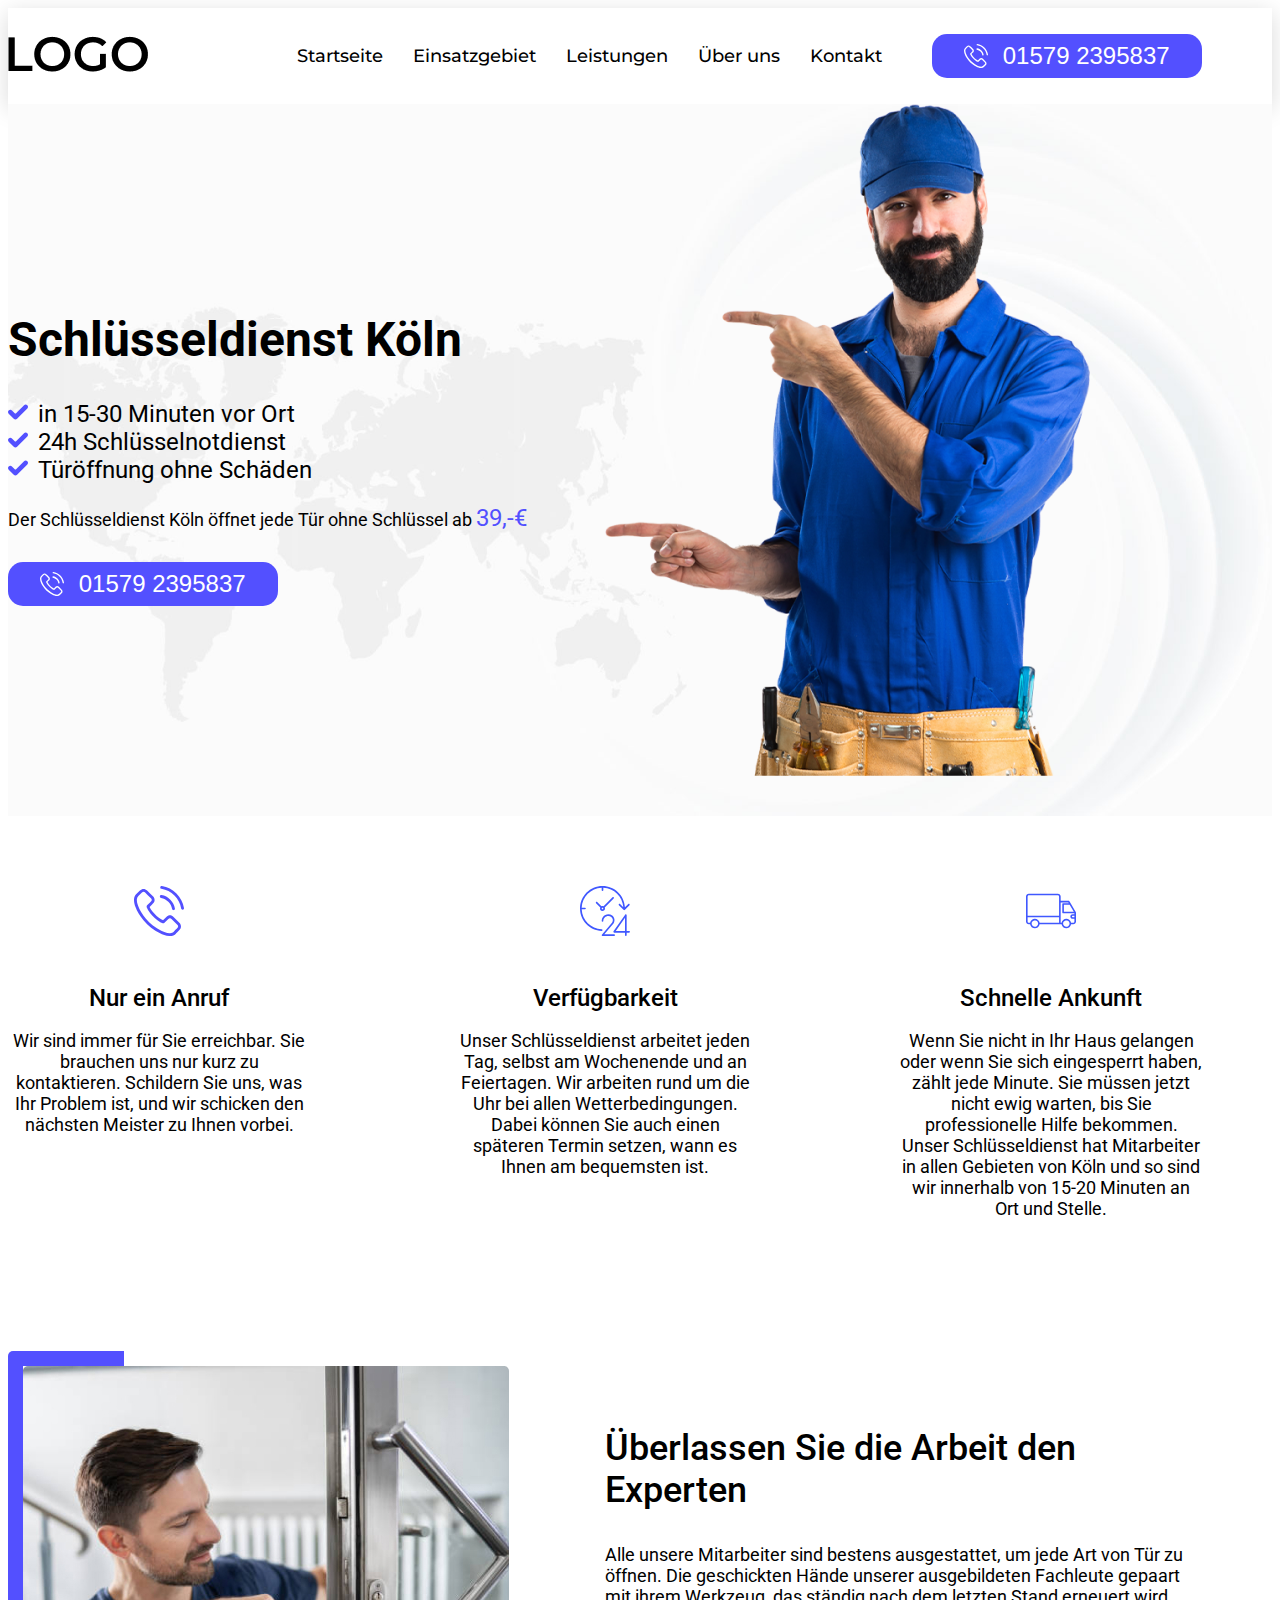
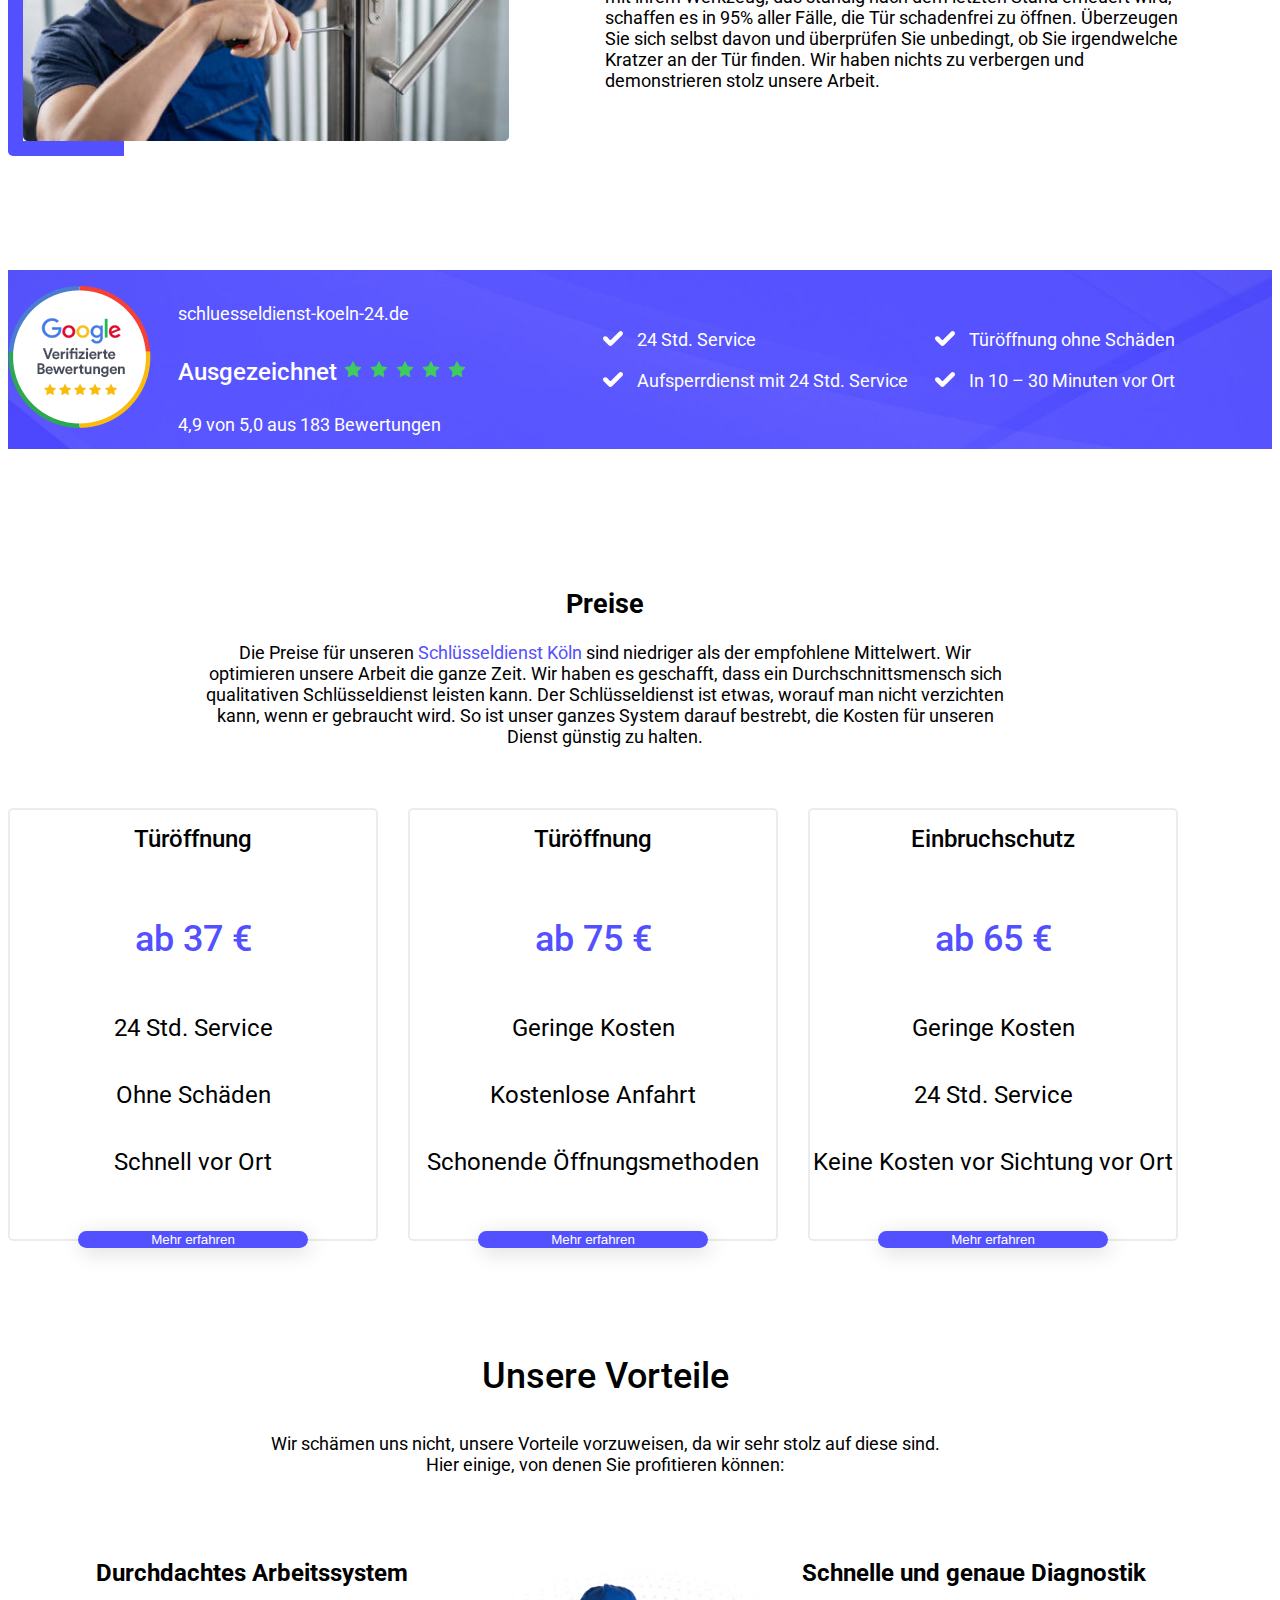
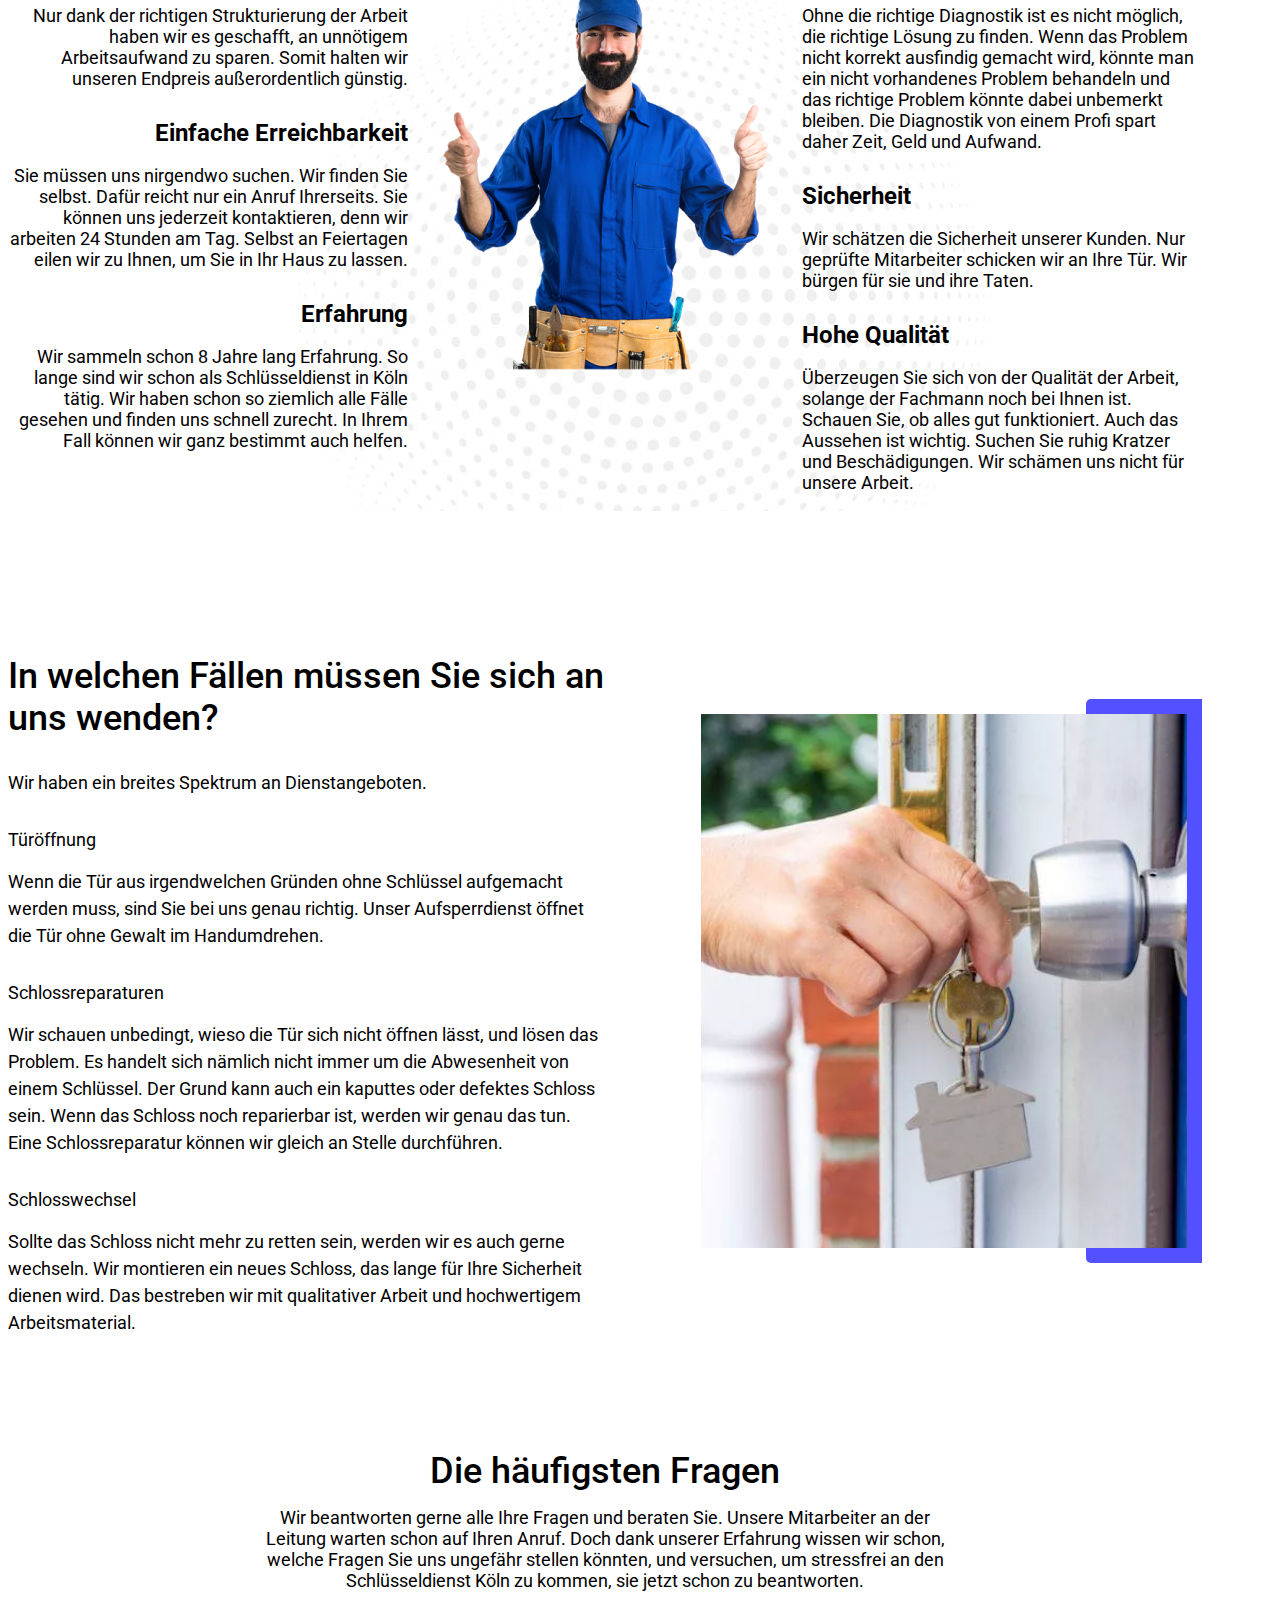
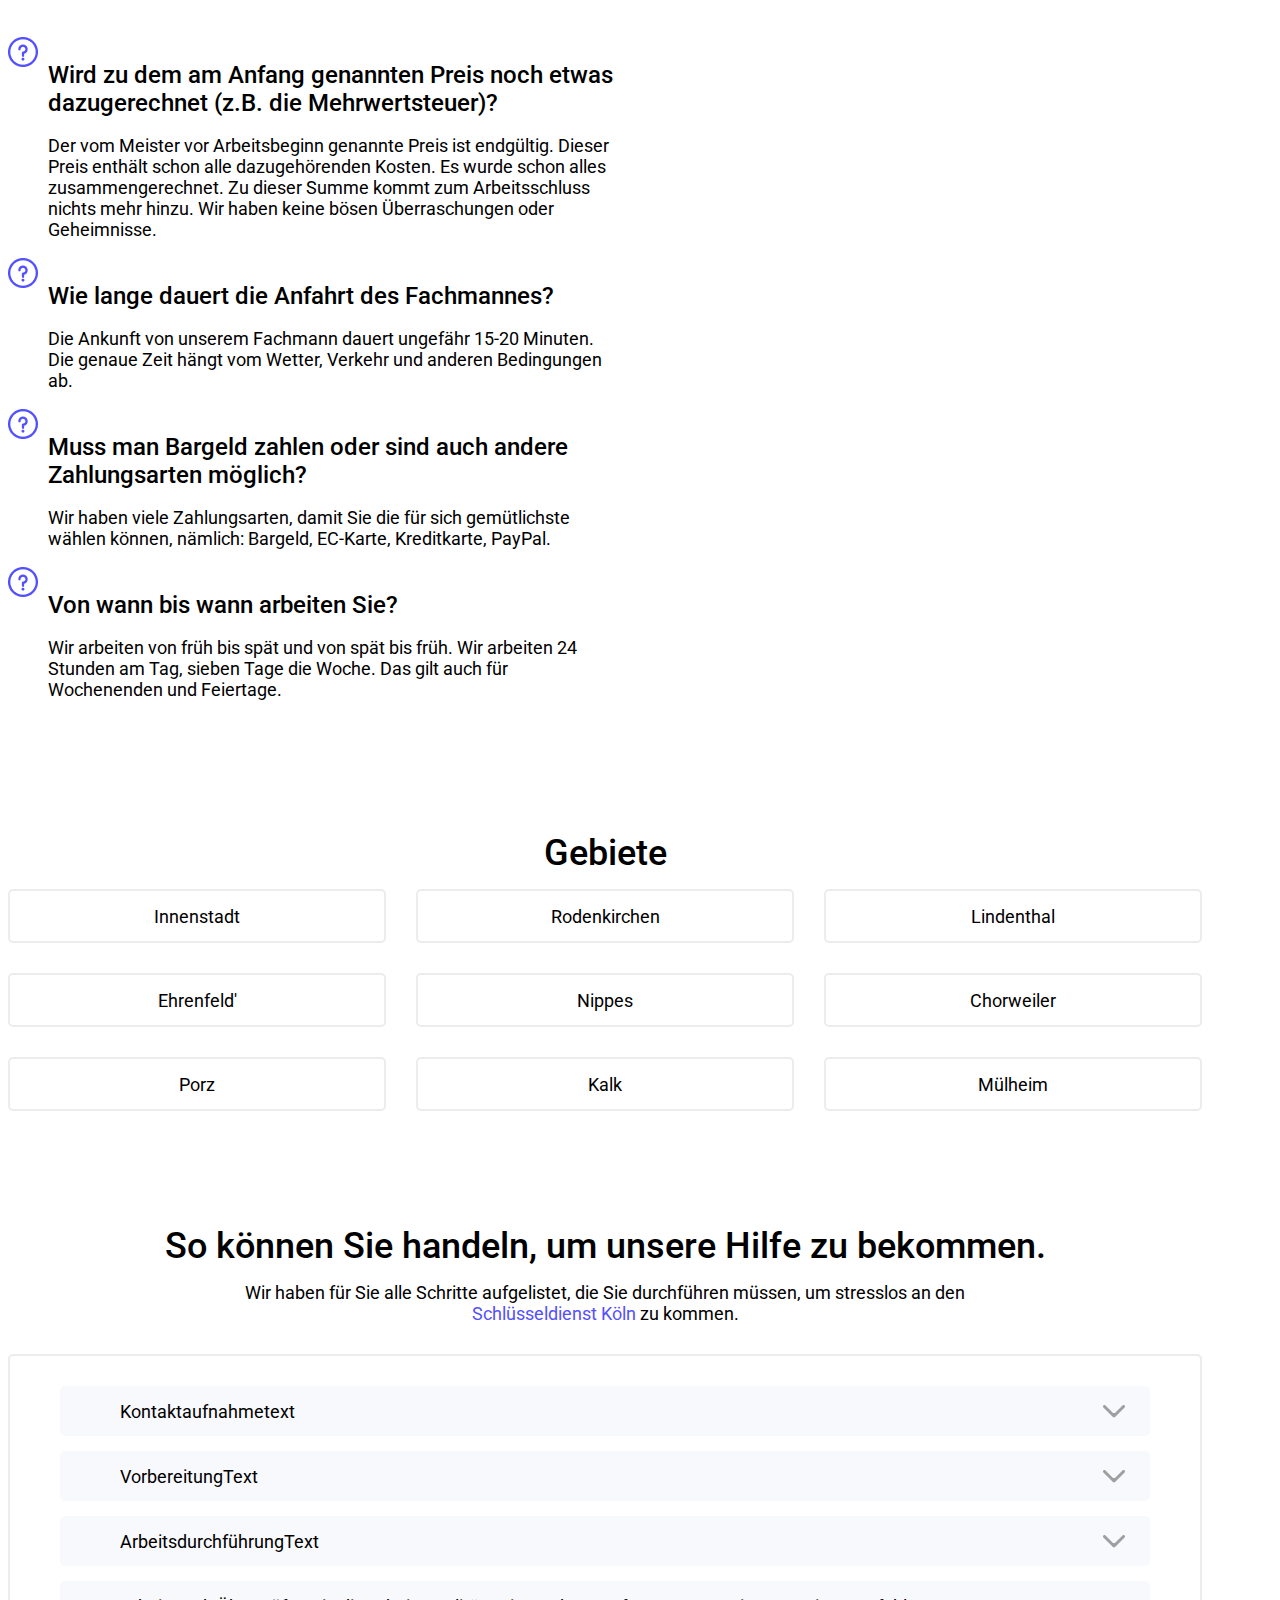
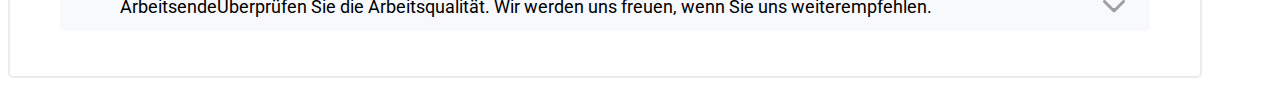
<file: Главная/index.html>
<!doctype html>
<html lang="en">
<head>
   <meta charset="UTF-8">
   <meta name="viewport"
         content="width=device-width, user-scalable=no, initial-scale=1.0, maximum-scale=1.0, minimum-scale=1.0">
   <meta http-equiv="X-UA-Compatible" content="ie=edge">
   <title>Document</title>
   <link
       href="https://fonts.googleapis.com/css2?family=Montserrat:wght@400;500&family=Roboto:wght@400;500;700&display=swap"
       rel="stylesheet">
   <link href='https://cdn.jsdelivr.net/npm/bootstrap@5.1.2/dist/css/bootstrap.min.css' rel='stylesheet'
         integrity='sha384-uWxY/CJNBR+1zjPWmfnSnVxwRheevXITnMqoEIeG1LJrdI0GlVs/9cVSyPYXdcSF' crossorigin='anonymous'>
   <link rel="stylesheet" href="./css/style.css">
</head>
<body>
<header class='header-container'>
   <div class="container">
      <div class='logo'>
         <img src='img/LOGO.png' alt=''>
      </div>

      <div class='nav-wrapper'>
         <nav class='header-nav'>
            <ul>
               <li><a href=''>Startseite</a></li>
               <li><a href=''>Einsatzgebiet</a></li>
               <li><a href=''>Leistungen</a></li>
               <li><a href=''>Über uns</a></li>
               <li><a href=''>Kontakt</a></li>
            </ul>
         </nav>
         <button class="call-btn">
            <svg viewBox="0 0 25 25" fill="none" xmlns="http://www.w3.org/2000/svg">
               <g clip-path="url(#clip0)">
                  <path
                      d="M19.7579 15.4866C19.2461 14.9537 18.6287 14.6688 17.9745 14.6688C17.3255 14.6688 16.7028 14.9484 16.1699 15.4813L14.5026 17.1434C14.3654 17.0695 14.2282 17.001 14.0963 16.9324C13.9063 16.8374 13.7269 16.7477 13.5739 16.6527C12.0121 15.6607 10.5927 14.368 9.23143 12.6954C8.57187 11.8617 8.12865 11.16 7.80679 10.4476C8.23946 10.0519 8.64047 9.64034 9.03092 9.24461C9.17866 9.09687 9.3264 8.94385 9.47414 8.79611C10.5822 7.68807 10.5822 6.25288 9.47414 5.14483L8.03368 3.70437C7.87011 3.5408 7.70126 3.37195 7.54297 3.20311C7.22639 2.87597 6.89397 2.53828 6.551 2.22169C6.03919 1.71516 5.42713 1.44606 4.7834 1.44606C4.13968 1.44606 3.51706 1.71516 2.98942 2.22169C2.98414 2.22697 2.98414 2.22697 2.97887 2.23225L1.18488 4.04206C0.509502 4.71744 0.124323 5.54056 0.0399002 6.4956C-0.0867339 8.03631 0.367038 9.4715 0.715282 10.4107C1.57006 12.7165 2.84696 14.8534 4.75174 17.1434C7.06282 19.903 9.84349 22.0821 13.0199 23.6176C14.2335 24.1927 15.8533 24.8734 17.6631 24.9895C17.774 24.9947 17.89 25 17.9956 25C19.2144 25 20.238 24.5621 21.0401 23.6915C21.0453 23.6809 21.0559 23.6756 21.0612 23.6651C21.3355 23.3327 21.6521 23.0319 21.9845 22.71C22.2114 22.4937 22.4436 22.2668 22.6705 22.0294C23.1928 21.4859 23.4672 20.8527 23.4672 20.2037C23.4672 19.5495 23.1876 18.9216 22.6546 18.3939L19.7579 15.4866ZM21.6468 21.0427C21.6416 21.0427 21.6416 21.048 21.6468 21.0427C21.4411 21.2643 21.23 21.4648 21.0031 21.6864C20.6602 22.0136 20.3119 22.3565 19.9848 22.7417C19.4519 23.3116 18.824 23.5806 18.0008 23.5806C17.9217 23.5806 17.8373 23.5806 17.7581 23.5754C16.191 23.4751 14.7347 22.8631 13.6425 22.3407C10.6561 20.8949 8.03368 18.8424 5.85452 16.2411C4.05526 14.0725 2.85223 12.0675 2.05549 9.91472C1.56479 8.60089 1.38539 7.57726 1.46453 6.61168C1.5173 5.99434 1.75474 5.48252 2.19268 5.04458L3.99194 3.24532C4.25048 3.0026 4.52486 2.87069 4.79396 2.87069C5.12637 2.87069 5.39547 3.0712 5.56431 3.24004C5.56959 3.24532 5.57487 3.2506 5.58014 3.25587C5.902 3.55663 6.20804 3.86794 6.5299 4.20035C6.69347 4.3692 6.86231 4.53804 7.03116 4.71217L8.47162 6.15263C9.03092 6.71193 9.03092 7.22902 8.47162 7.78832C8.3186 7.94134 8.17086 8.09435 8.01785 8.24209C7.57463 8.69586 7.15252 9.11798 6.69347 9.52954C6.68291 9.54009 6.67236 9.54537 6.66708 9.55592C6.21331 10.0097 6.29774 10.4529 6.39271 10.7537C6.39799 10.7695 6.40326 10.7853 6.40854 10.8012C6.78317 11.7087 7.31081 12.5635 8.11282 13.5818L8.1181 13.5871C9.57439 15.3811 11.1098 16.7793 12.8036 17.8505C13.0199 17.9876 13.2415 18.0984 13.4526 18.204C13.6425 18.299 13.8219 18.3886 13.9749 18.4836C13.996 18.4942 14.0171 18.51 14.0382 18.5206C14.2176 18.6103 14.3865 18.6525 14.5606 18.6525C14.9986 18.6525 15.2729 18.3781 15.3626 18.2884L17.1672 16.4839C17.3466 16.3045 17.6315 16.0881 17.9639 16.0881C18.291 16.0881 18.5601 16.2939 18.7237 16.4733C18.729 16.4786 18.729 16.4786 18.7343 16.4839L21.6416 19.3912C22.185 19.9294 22.185 20.4834 21.6468 21.0427Z"
                      fill="white"/>
                  <path
                      d="M13.5106 5.94685C14.8931 6.17901 16.1489 6.83329 17.1514 7.83581C18.1539 8.83833 18.8029 10.0941 19.0403 11.4765C19.0984 11.8248 19.3991 12.0675 19.7421 12.0675C19.7843 12.0675 19.8212 12.0622 19.8635 12.0569C20.2539 11.9936 20.5125 11.6243 20.4491 11.2338C20.1642 9.5612 19.3727 8.03631 18.1644 6.82801C16.9561 5.61971 15.4313 4.82825 13.7586 4.54332C13.3682 4.48 13.0041 4.73855 12.9355 5.12373C12.8669 5.5089 13.1202 5.88353 13.5106 5.94685Z"
                      fill="white"/>
                  <path
                      d="M24.971 11.028C24.5014 8.27374 23.2034 5.76744 21.2089 3.77295C19.2144 1.77846 16.7081 0.480461 13.9538 0.0108597C13.5687 -0.0577338 13.2046 0.206087 13.136 0.591266C13.0727 0.981721 13.3312 1.34579 13.7217 1.41439C16.1805 1.83122 18.423 2.99731 20.2064 4.77547C21.9898 6.5589 23.1506 8.80138 23.5675 11.2602C23.6255 11.6084 23.9263 11.8511 24.2692 11.8511C24.3115 11.8511 24.3484 11.8459 24.3906 11.8406C24.7758 11.7826 25.0396 11.4132 24.971 11.028Z"
                      fill="white"/>
               </g>
               <defs>
                  <clipPath id="clip0">
                     <rect width="25" height="25" fill="white"/>
                  </clipPath>
               </defs>
            </svg>

            <a href=''>01579 2395837</a>
         </button>
      </div>
   </div>
</header>

<section class="benefits-banner-wrapper-bg">
   <div class="container benefits-banner-wrapper">
      <div class="benefits-banner-container">
         <h1>Schlüsseldienst Köln</h1>
         <ul class="benefits-banner-list">
            <li class="benefits-banner-list__item">
               <svg width="20" height="20" viewBox="0 0 20 20" fill="none" xmlns="http://www.w3.org/2000/svg">
                  <path
                      d="M9.05319 16.7751C8.14643 17.6819 6.67513 17.6819 5.7688 16.7751L0.680073 11.6864C-0.226691 10.7801 -0.226691 9.30878 0.680073 8.40245C1.5864 7.49569 3.0577 7.49569 3.96446 8.40245L6.99635 11.4339C7.22523 11.6623 7.59677 11.6623 7.82609 11.4339L16.0355 3.22445C16.9419 2.31768 18.4132 2.31768 19.3199 3.22445C19.7554 3.65988 20 4.25068 20 4.86642C20 5.48216 19.7554 6.07296 19.3199 6.5084L9.05319 16.7751Z"
                      fill="#5350FF"/>
               </svg>
               in 15-30 Minuten vor Ort
            </li>
            <li class="benefits-banner-list__item">
               <svg width="20" height="20" viewBox="0 0 20 20" fill="none" xmlns="http://www.w3.org/2000/svg">
                  <path
                      d="M9.05319 16.7751C8.14643 17.6819 6.67513 17.6819 5.7688 16.7751L0.680073 11.6864C-0.226691 10.7801 -0.226691 9.30878 0.680073 8.40245C1.5864 7.49569 3.0577 7.49569 3.96446 8.40245L6.99635 11.4339C7.22523 11.6623 7.59677 11.6623 7.82609 11.4339L16.0355 3.22445C16.9419 2.31768 18.4132 2.31768 19.3199 3.22445C19.7554 3.65988 20 4.25068 20 4.86642C20 5.48216 19.7554 6.07296 19.3199 6.5084L9.05319 16.7751Z"
                      fill="#5350FF"/>
               </svg>
               24h Schlüsselnotdienst
            </li>
            <li class="benefits-banner-list__item">
               <svg width="20" height="20" viewBox="0 0 20 20" fill="none" xmlns="http://www.w3.org/2000/svg">
                  <path
                      d="M9.05319 16.7751C8.14643 17.6819 6.67513 17.6819 5.7688 16.7751L0.680073 11.6864C-0.226691 10.7801 -0.226691 9.30878 0.680073 8.40245C1.5864 7.49569 3.0577 7.49569 3.96446 8.40245L6.99635 11.4339C7.22523 11.6623 7.59677 11.6623 7.82609 11.4339L16.0355 3.22445C16.9419 2.31768 18.4132 2.31768 19.3199 3.22445C19.7554 3.65988 20 4.25068 20 4.86642C20 5.48216 19.7554 6.07296 19.3199 6.5084L9.05319 16.7751Z"
                      fill="#5350FF"/>
               </svg>
               Türöffnung ohne Schäden
            </li>
         </ul>
         <div class="benefits-banner-container__text">
            Der Schlüsseldienst Köln öffnet jede Tür ohne Schlüssel ab <span>39,-€</span>
         </div>
         <button class="call-btn">
            <svg viewBox="0 0 25 25" fill="none" xmlns="http://www.w3.org/2000/svg">
               <g clip-path="url(#clip0)">
                  <path
                      d="M19.7579 15.4866C19.2461 14.9537 18.6287 14.6688 17.9745 14.6688C17.3255 14.6688 16.7028 14.9484 16.1699 15.4813L14.5026 17.1434C14.3654 17.0695 14.2282 17.001 14.0963 16.9324C13.9063 16.8374 13.7269 16.7477 13.5739 16.6527C12.0121 15.6607 10.5927 14.368 9.23143 12.6954C8.57187 11.8617 8.12865 11.16 7.80679 10.4476C8.23946 10.0519 8.64047 9.64034 9.03092 9.24461C9.17866 9.09687 9.3264 8.94385 9.47414 8.79611C10.5822 7.68807 10.5822 6.25288 9.47414 5.14483L8.03368 3.70437C7.87011 3.5408 7.70126 3.37195 7.54297 3.20311C7.22639 2.87597 6.89397 2.53828 6.551 2.22169C6.03919 1.71516 5.42713 1.44606 4.7834 1.44606C4.13968 1.44606 3.51706 1.71516 2.98942 2.22169C2.98414 2.22697 2.98414 2.22697 2.97887 2.23225L1.18488 4.04206C0.509502 4.71744 0.124323 5.54056 0.0399002 6.4956C-0.0867339 8.03631 0.367038 9.4715 0.715282 10.4107C1.57006 12.7165 2.84696 14.8534 4.75174 17.1434C7.06282 19.903 9.84349 22.0821 13.0199 23.6176C14.2335 24.1927 15.8533 24.8734 17.6631 24.9895C17.774 24.9947 17.89 25 17.9956 25C19.2144 25 20.238 24.5621 21.0401 23.6915C21.0453 23.6809 21.0559 23.6756 21.0612 23.6651C21.3355 23.3327 21.6521 23.0319 21.9845 22.71C22.2114 22.4937 22.4436 22.2668 22.6705 22.0294C23.1928 21.4859 23.4672 20.8527 23.4672 20.2037C23.4672 19.5495 23.1876 18.9216 22.6546 18.3939L19.7579 15.4866ZM21.6468 21.0427C21.6416 21.0427 21.6416 21.048 21.6468 21.0427C21.4411 21.2643 21.23 21.4648 21.0031 21.6864C20.6602 22.0136 20.3119 22.3565 19.9848 22.7417C19.4519 23.3116 18.824 23.5806 18.0008 23.5806C17.9217 23.5806 17.8373 23.5806 17.7581 23.5754C16.191 23.4751 14.7347 22.8631 13.6425 22.3407C10.6561 20.8949 8.03368 18.8424 5.85452 16.2411C4.05526 14.0725 2.85223 12.0675 2.05549 9.91472C1.56479 8.60089 1.38539 7.57726 1.46453 6.61168C1.5173 5.99434 1.75474 5.48252 2.19268 5.04458L3.99194 3.24532C4.25048 3.0026 4.52486 2.87069 4.79396 2.87069C5.12637 2.87069 5.39547 3.0712 5.56431 3.24004C5.56959 3.24532 5.57487 3.2506 5.58014 3.25587C5.902 3.55663 6.20804 3.86794 6.5299 4.20035C6.69347 4.3692 6.86231 4.53804 7.03116 4.71217L8.47162 6.15263C9.03092 6.71193 9.03092 7.22902 8.47162 7.78832C8.3186 7.94134 8.17086 8.09435 8.01785 8.24209C7.57463 8.69586 7.15252 9.11798 6.69347 9.52954C6.68291 9.54009 6.67236 9.54537 6.66708 9.55592C6.21331 10.0097 6.29774 10.4529 6.39271 10.7537C6.39799 10.7695 6.40326 10.7853 6.40854 10.8012C6.78317 11.7087 7.31081 12.5635 8.11282 13.5818L8.1181 13.5871C9.57439 15.3811 11.1098 16.7793 12.8036 17.8505C13.0199 17.9876 13.2415 18.0984 13.4526 18.204C13.6425 18.299 13.8219 18.3886 13.9749 18.4836C13.996 18.4942 14.0171 18.51 14.0382 18.5206C14.2176 18.6103 14.3865 18.6525 14.5606 18.6525C14.9986 18.6525 15.2729 18.3781 15.3626 18.2884L17.1672 16.4839C17.3466 16.3045 17.6315 16.0881 17.9639 16.0881C18.291 16.0881 18.5601 16.2939 18.7237 16.4733C18.729 16.4786 18.729 16.4786 18.7343 16.4839L21.6416 19.3912C22.185 19.9294 22.185 20.4834 21.6468 21.0427Z"
                      fill="white"/>
                  <path
                      d="M13.5106 5.94685C14.8931 6.17901 16.1489 6.83329 17.1514 7.83581C18.1539 8.83833 18.8029 10.0941 19.0403 11.4765C19.0984 11.8248 19.3991 12.0675 19.7421 12.0675C19.7843 12.0675 19.8212 12.0622 19.8635 12.0569C20.2539 11.9936 20.5125 11.6243 20.4491 11.2338C20.1642 9.5612 19.3727 8.03631 18.1644 6.82801C16.9561 5.61971 15.4313 4.82825 13.7586 4.54332C13.3682 4.48 13.0041 4.73855 12.9355 5.12373C12.8669 5.5089 13.1202 5.88353 13.5106 5.94685Z"
                      fill="white"/>
                  <path
                      d="M24.971 11.028C24.5014 8.27374 23.2034 5.76744 21.2089 3.77295C19.2144 1.77846 16.7081 0.480461 13.9538 0.0108597C13.5687 -0.0577338 13.2046 0.206087 13.136 0.591266C13.0727 0.981721 13.3312 1.34579 13.7217 1.41439C16.1805 1.83122 18.423 2.99731 20.2064 4.77547C21.9898 6.5589 23.1506 8.80138 23.5675 11.2602C23.6255 11.6084 23.9263 11.8511 24.2692 11.8511C24.3115 11.8511 24.3484 11.8459 24.3906 11.8406C24.7758 11.7826 25.0396 11.4132 24.971 11.028Z"
                      fill="white"/>
               </g>
               <defs>
                  <clipPath id="clip0">
                     <rect width="25" height="25" fill="white"/>
                  </clipPath>
               </defs>
            </svg>

            <a href=''>01579 2395837</a>
         </button>
      </div>
      <div class="benefits-banner-container-img">
         <img src="./img/mlf-banner-img.png" alt="">
      </div>
   </div>
</section>

<section class="container list-of-benefits">
   <div class="list-of-benefits__item">
      <svg viewBox="0 0 50 50" fill="none" xmlns="http://www.w3.org/2000/svg">
         <path
             d="M39.5369 30.9733C38.5117 29.9074 37.2753 29.3376 35.9648 29.3376C34.6649 29.3376 33.4179 29.8969 32.3505 30.9627L29.0109 34.2869C28.7362 34.1391 28.4614 34.0019 28.1972 33.8648C27.8167 33.6748 27.4574 33.4954 27.1509 33.3055C24.0227 31.3215 21.1799 28.7361 18.4533 25.3908C17.1323 23.7235 16.2445 22.3199 15.5999 20.8953C16.4665 20.1038 17.2697 19.2807 18.0517 18.4893C18.3476 18.1938 18.6435 17.8877 18.9394 17.5923C21.1588 15.3762 21.1588 12.5058 18.9394 10.2897L16.0543 7.40877C15.7267 7.08163 15.3885 6.74394 15.0715 6.40625C14.4374 5.75197 13.7716 5.07659 13.0846 4.44342C12.0595 3.43035 10.8336 2.89215 9.5443 2.89215C8.25498 2.89215 7.00793 3.43035 5.95111 4.44342C5.94054 4.45397 5.94054 4.45397 5.92997 4.46452L2.33679 8.08415C0.984056 9.43492 0.212578 11.0812 0.0434866 12.9912C-0.21015 16.0727 0.698715 18.943 1.39622 20.8214C3.10826 25.433 5.66577 29.7069 9.48089 34.2869C14.1098 39.806 19.6792 44.1643 26.0413 47.2352C28.4719 48.3855 31.7164 49.7468 35.3413 49.979C35.5632 49.9895 35.7957 50.0001 36.0071 50.0001C38.4483 50.0001 40.4986 49.1242 42.1049 47.383C42.1155 47.3618 42.1366 47.3513 42.1472 47.3302C42.6967 46.6654 43.3308 46.0638 43.9966 45.4201C44.4511 44.9875 44.9161 44.5337 45.3705 44.0588C46.4168 42.9719 46.9663 41.7055 46.9663 40.4075C46.9663 39.099 46.4062 37.8432 45.3388 36.7879L39.5369 30.9733ZM43.3203 42.0854C43.3097 42.0854 43.3097 42.096 43.3203 42.0854C42.9081 42.5286 42.4854 42.9297 42.0309 43.3729C41.344 44.0271 40.6465 44.7131 39.9913 45.4834C38.9239 46.6231 37.6663 47.1613 36.0176 47.1613C35.8591 47.1613 35.69 47.1613 35.5315 47.1508C32.3927 46.9503 29.4759 45.7262 27.2883 44.6814C21.3067 41.7899 16.0543 37.6849 11.6896 32.4823C8.08589 28.1451 5.67634 24.135 4.08054 19.8295C3.0977 17.2018 2.73838 15.1546 2.8969 13.2234C3.00258 11.9887 3.47815 10.9651 4.35531 10.0892L7.95907 6.49067C8.47691 6.00524 9.02646 5.74142 9.56544 5.74142C10.2312 5.74142 10.7702 6.14243 11.1084 6.48012C11.119 6.49067 11.1295 6.50122 11.1401 6.51178C11.7848 7.11329 12.3977 7.73591 13.0424 8.40074C13.37 8.73843 13.7082 9.07612 14.0464 9.42436L16.9315 12.3053C18.0517 13.4239 18.0517 14.4581 16.9315 15.5767C16.625 15.8827 16.3291 16.1887 16.0226 16.4842C15.1349 17.3918 14.2894 18.236 13.37 19.0591C13.3489 19.0802 13.3277 19.0908 13.3171 19.1119C12.4083 20.0194 12.5774 20.9059 12.7676 21.5074C12.7782 21.539 12.7887 21.5707 12.7993 21.6023C13.5496 23.4174 14.6065 25.127 16.2128 27.1637L16.2234 27.1743C19.1402 30.7622 22.2156 33.5587 25.608 35.701C26.0413 35.9753 26.4851 36.1969 26.9079 36.408C27.2883 36.5979 27.6476 36.7773 27.9541 36.9673C27.9964 36.9884 28.0387 37.0201 28.0809 37.0412C28.4402 37.2206 28.7784 37.305 29.1272 37.305C30.0043 37.305 30.5539 36.7562 30.7335 36.5768L34.3479 32.9678C34.7072 32.609 35.2779 32.1763 35.9437 32.1763C36.5989 32.1763 37.1379 32.5879 37.4655 32.9467C37.4761 32.9572 37.4761 32.9572 37.4866 32.9678L43.3097 38.7824C44.3982 39.8588 44.3982 40.9668 43.3203 42.0854Z"
             fill="#5350FF"/>
         <path
             d="M27.0241 11.8937C29.793 12.358 32.3082 13.6666 34.3162 15.6716C36.3241 17.6767 37.624 20.1882 38.0996 22.9531C38.2158 23.6496 38.8182 24.135 39.5051 24.135C39.5897 24.135 39.6637 24.1244 39.7482 24.1139C40.5303 23.9873 41.0481 23.2486 40.9213 22.4676C40.3506 19.1224 38.7654 16.0726 36.3452 13.656C33.9251 11.2394 30.8709 9.65649 27.5208 9.08664C26.7388 8.96 26.0095 9.47709 25.8722 10.2475C25.7348 11.0178 26.242 11.7671 27.0241 11.8937Z"
             fill="#5350FF"/>
         <path
             d="M49.9783 22.0561C49.0377 16.5475 46.4379 11.5349 42.4431 7.5459C38.4484 3.55692 33.4285 0.960922 27.9119 0.0217193C27.1404 -0.115468 26.4112 0.412175 26.2738 1.18253C26.147 1.96344 26.6648 2.69159 27.4469 2.82878C32.3716 3.66245 36.8631 5.99463 40.4352 9.55094C44.0072 13.1178 46.3322 17.6028 47.1671 22.5204C47.2834 23.2169 47.8858 23.7023 48.5727 23.7023C48.6572 23.7023 48.7312 23.6918 48.8158 23.6812C49.5872 23.5651 50.1157 22.8264 49.9783 22.0561Z"
             fill="#5350FF"/>
      </svg>

      <p class="list-of-benefits__title">Nur ein Anruf</p>
      <p class="list-of-benefits__text">
         Wir sind immer für Sie erreichbar. Sie brauchen uns nur kurz zu kontaktieren. Schildern Sie uns, was Ihr
         Problem ist, und wir schicken den nächsten Meister zu Ihnen vorbei.
      </p>
   </div>
   <div class="list-of-benefits__item">
      <svg viewBox="0 0 50 50" fill="none" xmlns="http://www.w3.org/2000/svg">
         <path
             d="M49.1667 45H46.6667V29.1667C46.6664 28.7065 46.293 28.3337 45.8328 28.334C45.5612 28.3342 45.3067 28.4667 45.1509 28.6892L33.4842 45.3559C33.2205 45.733 33.3124 46.2526 33.6896 46.5163C33.8295 46.6141 33.996 46.6666 34.1667 46.6667H45V49.1667C45 49.6269 45.3732 50 45.8334 50C46.2936 50 46.6667 49.6269 46.6667 49.1667V46.6667H49.1667C49.6269 46.6667 50 46.2936 50 45.8334C50 45.3731 49.6269 45 49.1667 45ZM45 45H35.7667L45 31.81V45Z"
             fill="#4058FF"/>
         <path
             d="M34.1666 48.3333H24.3008L33.4733 37.5325C33.4941 37.5077 33.5136 37.4818 33.5316 37.455C35.2573 34.901 34.6825 31.4432 32.2233 29.585C29.2332 27.4365 25.0676 28.1189 22.9192 31.109C22.1045 32.2429 21.6664 33.6038 21.6666 35C21.6666 35.4602 22.0398 35.8333 22.5 35.8333C22.9602 35.8333 23.3333 35.4602 23.3333 35C23.333 32.2385 25.5714 29.9997 28.3328 29.9994C29.3794 29.9993 30.3998 30.3277 31.25 30.9383C32.9726 32.2582 33.3737 34.689 32.1666 36.4925L21.865 48.6274C21.5671 48.9784 21.6103 49.5042 21.9612 49.802C22.1117 49.9297 22.3026 49.9998 22.5 49.9999H34.1666C34.6268 49.9999 35 49.6268 35 49.1666C35 48.7064 34.6268 48.3333 34.1666 48.3333Z"
             fill="#4058FF"/>
         <path
             d="M22.5183 44.1825C22.5357 43.7226 22.1769 43.3357 21.717 43.3183C21.7169 43.3183 21.7168 43.3183 21.7167 43.3183C10.8448 42.9148 2.11885 34.2045 1.69583 23.3333H5C5.46021 23.3333 5.83333 22.9602 5.83333 22.5C5.83333 22.0398 5.46021 21.6667 5 21.6667H1.69583C2.11281 10.8147 10.8146 2.11323 21.6667 1.69667V4.16667C21.6667 4.62687 22.0398 5 22.5 5C22.9602 5 23.3333 4.62687 23.3333 4.16667V1.69667C34.0369 2.11063 42.6756 10.5862 43.2933 21.28L40.0433 18.03C39.7123 17.7102 39.1848 17.7194 38.865 18.0504C38.5531 18.3733 38.5531 18.8853 38.865 19.2083L43.5167 23.86C43.6043 23.966 43.7172 24.0482 43.845 24.0992C43.8776 24.109 43.9107 24.1171 43.9442 24.1233C44.0014 24.144 44.0605 24.1582 44.1208 24.1658C44.1292 24.1658 44.1367 24.1658 44.145 24.1658C44.1533 24.1658 44.1608 24.1658 44.1683 24.1658C44.2318 24.161 44.2945 24.1488 44.355 24.1292C44.3893 24.125 44.4232 24.1186 44.4567 24.11C44.5695 24.0699 44.6722 24.0056 44.7575 23.9217L49.4725 19.2083C49.7922 18.8773 49.7831 18.3498 49.4521 18.03C49.1292 17.7181 48.6172 17.7181 48.2942 18.03L44.9633 21.3583C44.368 9.41354 34.5187 0.0292708 22.5592 0.0116667C22.5383 0.0108333 22.5208 0 22.5 0C22.4792 0 22.4617 0.0108333 22.4408 0.0116667C10.0606 0.0286458 0.0286458 10.0606 0.0116667 22.4408C0.0116667 22.4617 0 22.4792 0 22.5C0 22.5208 0.0108333 22.5383 0.0116667 22.5592C0.0323958 34.6339 9.58865 44.5352 21.655 44.9842H21.6858C22.1336 44.9841 22.5014 44.63 22.5183 44.1825Z"
             fill="#4058FF"/>
         <path
             d="M33.6958 11.3042C33.3704 10.9789 32.8429 10.9789 32.5175 11.3042L23.5625 20.2583C22.8859 19.9567 22.1131 19.9567 21.4367 20.2583L17.1967 16.0183C16.8656 15.6986 16.338 15.7078 16.0183 16.0389C15.7065 16.3618 15.7065 16.8737 16.0183 17.1967L20.25 21.4283C19.6558 22.6721 20.1825 24.1621 21.4264 24.7561C22.381 25.2122 23.5196 25.0167 24.2675 24.2683C25.0195 23.5227 25.2131 22.381 24.7492 21.4292L33.6958 12.4825C34.0212 12.1571 34.0212 11.6296 33.6958 11.3042ZM23.0894 23.089C23.0893 23.0891 23.0893 23.0891 23.0892 23.0892C22.7596 23.4043 22.2404 23.4043 21.9108 23.0892C21.5853 22.7637 21.5853 22.2361 21.9106 21.9106C22.236 21.5851 22.7636 21.5851 23.0892 21.9104C23.4147 22.2358 23.4147 22.7635 23.0894 23.089Z"
             fill="#4058FF"/>
      </svg>

      <p class="list-of-benefits__title">Verfügbarkeit</p>
      <p class="list-of-benefits__text">
         Unser Schlüsseldienst arbeitet jeden Tag, selbst am Wochenende und an Feiertagen. Wir arbeiten rund um die Uhr
         bei allen Wetterbedingungen. Dabei können Sie auch einen späteren Termin setzen, wann es Ihnen am bequemsten
         ist.
      </p>
   </div>
   <div class="list-of-benefits__item">
      <svg viewBox="0 0 58 40" fill="none" xmlns="http://www.w3.org/2000/svg">
         <path
             d="M3.27419 0H36.9516C37.8197 0.000932424 38.6519 0.33646 39.2658 0.932966C39.8796 1.52947 40.2248 2.33824 40.2258 3.18183V8.18184H49.5806C49.7456 8.18197 49.9076 8.22438 50.0503 8.30478C50.193 8.38519 50.3113 8.50075 50.3933 8.6398L57.8772 21.3671C57.9578 21.5046 58.0001 21.6601 58 21.8182V32.2728C57.999 33.1164 57.6538 33.9252 57.04 34.5217C56.4261 35.1182 55.5939 35.4537 54.7258 35.4547H52.3076C52.0867 36.7256 51.4098 37.8794 50.3969 38.7114C49.384 39.5435 48.1005 40 46.7742 40C45.4479 40 44.1644 39.5435 43.1515 38.7114C42.1386 37.8794 41.4617 36.7256 41.2408 35.4547H15.8237C15.6029 36.7256 14.9259 37.8794 13.913 38.7114C12.9001 39.5435 11.6166 40 10.2903 40C8.96401 40 7.68056 39.5435 6.66763 38.7114C5.65471 37.8794 4.97779 36.7256 4.75694 35.4547H3.27419C2.40612 35.4537 1.57387 35.1182 0.960049 34.5217C0.346226 33.9252 0.000957489 33.1164 0 32.2728V3.18183C0.000957489 2.33824 0.346226 1.52947 0.960049 0.932966C1.57387 0.33646 2.40612 0.000932424 3.27419 0ZM50.6413 12.7273H43.9677V20.9092H55.452L50.6413 12.7273ZM56.129 25.4546H54.2581C54.01 25.4546 53.772 25.5504 53.5966 25.7209C53.4211 25.8914 53.3226 26.1226 53.3226 26.3637C53.3226 26.6048 53.4211 26.8361 53.5966 27.0065C53.772 27.177 54.01 27.2728 54.2581 27.2728H56.129V25.4546ZM46.7742 38.1819C47.5143 38.1819 48.2377 37.9687 48.8531 37.5691C49.4685 37.1695 49.9481 36.6016 50.2313 35.9371C50.5145 35.2727 50.5886 34.5415 50.4442 33.8361C50.2998 33.1308 49.9435 32.4828 49.4201 31.9743C48.8968 31.4657 48.2301 31.1194 47.5042 30.9791C46.7783 30.8387 46.026 30.9108 45.3422 31.186C44.6585 31.4612 44.0741 31.9273 43.6629 32.5253C43.2517 33.1233 43.0323 33.8264 43.0323 34.5456C43.0336 35.5096 43.4282 36.4338 44.1297 37.1155C44.8311 37.7972 45.7822 38.1807 46.7742 38.1819ZM40.2258 33.6365H41.2408C41.4617 32.3656 42.1386 31.2118 43.1515 30.3797C44.1644 29.5476 45.4479 29.0911 46.7742 29.0911C48.1005 29.0911 49.384 29.5476 50.3969 30.3797C51.4098 31.2118 52.0867 32.3656 52.3076 33.6365H54.7258C55.0979 33.6362 55.4546 33.4924 55.7177 33.2367C55.9808 32.9811 56.1287 32.6344 56.129 32.2728V29.091H54.2581C53.5137 29.091 52.7999 28.8037 52.2736 28.2922C51.7473 27.7807 51.4516 27.087 51.4516 26.3637C51.4516 25.6404 51.7473 24.9467 52.2736 24.4352C52.7999 23.9238 53.5137 23.6364 54.2581 23.6364H56.129V22.7273H43.0323C42.7842 22.7273 42.5462 22.6316 42.3708 22.4611C42.1953 22.2906 42.0968 22.0594 42.0968 21.8182V11.8182C42.0968 11.5771 42.1953 11.3459 42.3708 11.1754C42.5462 11.0049 42.7842 10.9091 43.0323 10.9091H49.5725L49.0381 10H40.2258V33.6365ZM10.2903 38.1819C11.0304 38.1819 11.7539 37.9687 12.3692 37.5691C12.9846 37.1695 13.4642 36.6016 13.7474 35.9371C14.0306 35.2727 14.1047 34.5415 13.9604 33.8361C13.816 33.1308 13.4596 32.4828 12.9363 31.9743C12.413 31.4657 11.7462 31.1194 11.0203 30.9791C10.2945 30.8387 9.5421 30.9108 8.85835 31.186C8.17459 31.4612 7.59019 31.9273 7.17902 32.5253C6.76785 33.1233 6.54839 33.8264 6.54839 34.5456C6.54969 35.5096 6.94434 36.4338 7.64581 37.1155C8.34728 37.7972 9.2983 38.1807 10.2903 38.1819ZM1.87097 32.2728C1.87128 32.6344 2.01921 32.9811 2.2823 33.2367C2.54539 33.4924 2.90213 33.6362 3.27419 33.6365H4.75694C4.97779 32.3656 5.65471 31.2118 6.66763 30.3797C7.68056 29.5476 8.96401 29.0911 10.2903 29.0911C11.6166 29.0911 12.9001 29.5476 13.913 30.3797C14.9259 31.2118 15.6029 32.3656 15.8237 33.6365H38.3548V27.2728H1.87097V32.2728ZM1.87097 25.4546H38.3548V3.18183C38.3545 2.82026 38.2066 2.47359 37.9435 2.21792C37.6804 1.96225 37.3237 1.81849 36.9516 1.81819H3.27419C2.90213 1.81849 2.54539 1.96225 2.2823 2.21792C2.01921 2.47359 1.87128 2.82026 1.87097 3.18183V25.4546Z"
             fill="#4058FF"/>
      </svg>

      <p class="list-of-benefits__title">Schnelle Ankunft</p>
      <p class="list-of-benefits__text">
         Wenn Sie nicht in Ihr Haus gelangen oder wenn Sie sich eingesperrt haben, zählt jede Minute. Sie müssen jetzt
         nicht ewig warten, bis Sie professionelle Hilfe bekommen. Unser Schlüsseldienst hat Mitarbeiter in allen
         Gebieten von Köln und so sind wir innerhalb von 15-20 Minuten an Ort und Stelle.
      </p>
   </div>
</section>

<section class="container expert-skill-info-container">
   <div class="expert-skill-info-img">
      <div class="expert-skill-info-img__bg"></div>
      <img src="./img/expert-skill-info-img.jpg" alt="">
   </div>
   <div class="expert-skill-info">
      <h2 class="expert-skill-info__title">Überlassen Sie die Arbeit den Experten</h2>
      <p class="expert-skill-info__text">
         Alle unsere Mitarbeiter sind bestens ausgestattet, um jede Art von Tür zu öffnen. Die geschickten Hände unserer
         ausgebildeten Fachleute gepaart mit ihrem Werkzeug, das ständig nach dem letzten Stand erneuert wird, schaffen
         es in 95% aller Fälle, die Tür schadenfrei zu öffnen. Überzeugen Sie sich selbst davon und überprüfen Sie
         unbedingt, ob Sie irgendwelche Kratzer an der Tür finden. Wir haben nichts zu verbergen und demonstrieren stolz
         unsere Arbeit.
      </p>
   </div>
</section>

<section class="verified-reviews-wrapper">
   <div class="container verified-reviews-container">
      <div class="verified-reviews">
         <div class="verified-reviews__img">
            <img src="./img/gepruefte-bewertungen.png" alt="">
         </div>
         <div class="verified-reviews__rating-info">
            <p>schluesseldienst-koeln-24.de</p>
            <p class="verified-reviews__rating">
               Ausgezeichnet
               <span>
               <svg width="20" height="20" viewBox="0 0 20 20" fill="none" xmlns="http://www.w3.org/2000/svg">
               <path
                   d="M17.7363 6.89649L12.7773 6.17579L10.5606 1.68165C10.5 1.5586 10.4004 1.45899 10.2773 1.39844C9.96876 1.2461 9.59375 1.37305 9.43946 1.68165L7.22266 6.17579L2.26368 6.89649C2.12696 6.91602 2.00196 6.98048 1.90626 7.07813C1.79056 7.19705 1.7268 7.35704 1.729 7.52294C1.7312 7.68884 1.79917 7.84709 1.91797 7.9629L5.50587 11.4609L4.65821 16.4004C4.63833 16.5153 4.65105 16.6335 4.69491 16.7415C4.73878 16.8496 4.81204 16.9432 4.90639 17.0117C5.00074 17.0802 5.1124 17.1209 5.22872 17.1292C5.34503 17.1375 5.46134 17.113 5.56446 17.0586L10 14.7266L14.4356 17.0586C14.5566 17.1231 14.6973 17.1445 14.832 17.1211C15.1719 17.0625 15.4004 16.7402 15.3418 16.4004L14.4941 11.4609L18.082 7.9629C18.1797 7.8672 18.2441 7.74219 18.2637 7.60548C18.3164 7.26368 18.0781 6.94727 17.7363 6.89649Z"
                   fill="#3FCB5D"/>
            </svg>
               <svg width="20" height="20" viewBox="0 0 20 20" fill="none" xmlns="http://www.w3.org/2000/svg">
                  <path
                      d="M17.7363 6.89649L12.7773 6.17579L10.5606 1.68165C10.5 1.5586 10.4004 1.45899 10.2773 1.39844C9.96876 1.2461 9.59375 1.37305 9.43946 1.68165L7.22266 6.17579L2.26368 6.89649C2.12696 6.91602 2.00196 6.98048 1.90626 7.07813C1.79056 7.19705 1.7268 7.35704 1.729 7.52294C1.7312 7.68884 1.79917 7.84709 1.91797 7.9629L5.50587 11.4609L4.65821 16.4004C4.63833 16.5153 4.65105 16.6335 4.69491 16.7415C4.73878 16.8496 4.81204 16.9432 4.90639 17.0117C5.00074 17.0802 5.1124 17.1209 5.22872 17.1292C5.34503 17.1375 5.46134 17.113 5.56446 17.0586L10 14.7266L14.4356 17.0586C14.5566 17.1231 14.6973 17.1445 14.832 17.1211C15.1719 17.0625 15.4004 16.7402 15.3418 16.4004L14.4941 11.4609L18.082 7.9629C18.1797 7.8672 18.2441 7.74219 18.2637 7.60548C18.3164 7.26368 18.0781 6.94727 17.7363 6.89649Z"
                      fill="#3FCB5D"/>
               </svg>
               <svg width="20" height="20" viewBox="0 0 20 20" fill="none" xmlns="http://www.w3.org/2000/svg">
                  <path
                      d="M17.7363 6.89649L12.7773 6.17579L10.5606 1.68165C10.5 1.5586 10.4004 1.45899 10.2773 1.39844C9.96876 1.2461 9.59375 1.37305 9.43946 1.68165L7.22266 6.17579L2.26368 6.89649C2.12696 6.91602 2.00196 6.98048 1.90626 7.07813C1.79056 7.19705 1.7268 7.35704 1.729 7.52294C1.7312 7.68884 1.79917 7.84709 1.91797 7.9629L5.50587 11.4609L4.65821 16.4004C4.63833 16.5153 4.65105 16.6335 4.69491 16.7415C4.73878 16.8496 4.81204 16.9432 4.90639 17.0117C5.00074 17.0802 5.1124 17.1209 5.22872 17.1292C5.34503 17.1375 5.46134 17.113 5.56446 17.0586L10 14.7266L14.4356 17.0586C14.5566 17.1231 14.6973 17.1445 14.832 17.1211C15.1719 17.0625 15.4004 16.7402 15.3418 16.4004L14.4941 11.4609L18.082 7.9629C18.1797 7.8672 18.2441 7.74219 18.2637 7.60548C18.3164 7.26368 18.0781 6.94727 17.7363 6.89649Z"
                      fill="#3FCB5D"/>
               </svg>
               <svg width="20" height="20" viewBox="0 0 20 20" fill="none" xmlns="http://www.w3.org/2000/svg">
                  <path
                      d="M17.7363 6.89649L12.7773 6.17579L10.5606 1.68165C10.5 1.5586 10.4004 1.45899 10.2773 1.39844C9.96876 1.2461 9.59375 1.37305 9.43946 1.68165L7.22266 6.17579L2.26368 6.89649C2.12696 6.91602 2.00196 6.98048 1.90626 7.07813C1.79056 7.19705 1.7268 7.35704 1.729 7.52294C1.7312 7.68884 1.79917 7.84709 1.91797 7.9629L5.50587 11.4609L4.65821 16.4004C4.63833 16.5153 4.65105 16.6335 4.69491 16.7415C4.73878 16.8496 4.81204 16.9432 4.90639 17.0117C5.00074 17.0802 5.1124 17.1209 5.22872 17.1292C5.34503 17.1375 5.46134 17.113 5.56446 17.0586L10 14.7266L14.4356 17.0586C14.5566 17.1231 14.6973 17.1445 14.832 17.1211C15.1719 17.0625 15.4004 16.7402 15.3418 16.4004L14.4941 11.4609L18.082 7.9629C18.1797 7.8672 18.2441 7.74219 18.2637 7.60548C18.3164 7.26368 18.0781 6.94727 17.7363 6.89649Z"
                      fill="#3FCB5D"/>
               </svg>
               <svg width="20" height="20" viewBox="0 0 20 20" fill="none" xmlns="http://www.w3.org/2000/svg">
                  <path
                      d="M17.7363 6.89649L12.7773 6.17579L10.5606 1.68165C10.5 1.5586 10.4004 1.45899 10.2773 1.39844C9.96876 1.2461 9.59375 1.37305 9.43946 1.68165L7.22266 6.17579L2.26368 6.89649C2.12696 6.91602 2.00196 6.98048 1.90626 7.07813C1.79056 7.19705 1.7268 7.35704 1.729 7.52294C1.7312 7.68884 1.79917 7.84709 1.91797 7.9629L5.50587 11.4609L4.65821 16.4004C4.63833 16.5153 4.65105 16.6335 4.69491 16.7415C4.73878 16.8496 4.81204 16.9432 4.90639 17.0117C5.00074 17.0802 5.1124 17.1209 5.22872 17.1292C5.34503 17.1375 5.46134 17.113 5.56446 17.0586L10 14.7266L14.4356 17.0586C14.5566 17.1231 14.6973 17.1445 14.832 17.1211C15.1719 17.0625 15.4004 16.7402 15.3418 16.4004L14.4941 11.4609L18.082 7.9629C18.1797 7.8672 18.2441 7.74219 18.2637 7.60548C18.3164 7.26368 18.0781 6.94727 17.7363 6.89649Z"
                      fill="#3FCB5D"/>
               </svg>
            </span>
            </p>
            <p>4,9 von 5,0 aus 183 Bewertungen</p>
         </div>
      </div>
      <div class="verified-reviews-list">
         <div class="verified-reviews-list__item">
            <div class="verified-reviews-list__advantages">
               <svg width="20" height="15" viewBox="0 0 20 15" fill="none" xmlns="http://www.w3.org/2000/svg">
                  <path
                      d="M9.05319 14.2308C8.14643 15.1375 6.67513 15.1375 5.7688 14.2308L0.680073 9.14203C-0.226691 8.23571 -0.226691 6.7644 0.680073 5.85808C1.5864 4.95131 3.0577 4.95131 3.96446 5.85808L6.99635 8.88952C7.22523 9.11796 7.59677 9.11796 7.82609 8.88952L16.0355 0.680073C16.9419 -0.226691 18.4132 -0.226691 19.3199 0.680073C19.7554 1.11551 20 1.70631 20 2.32205C20 2.93779 19.7554 3.52859 19.3199 3.96403L9.05319 14.2308Z"
                      fill="white"/>
               </svg>
               24 Std. Service
            </div>
            <div class="verified-reviews-list__advantages">
               <svg width="20" height="15" viewBox="0 0 20 15" fill="none" xmlns="http://www.w3.org/2000/svg">
                  <path
                      d="M9.05319 14.2308C8.14643 15.1375 6.67513 15.1375 5.7688 14.2308L0.680073 9.14203C-0.226691 8.23571 -0.226691 6.7644 0.680073 5.85808C1.5864 4.95131 3.0577 4.95131 3.96446 5.85808L6.99635 8.88952C7.22523 9.11796 7.59677 9.11796 7.82609 8.88952L16.0355 0.680073C16.9419 -0.226691 18.4132 -0.226691 19.3199 0.680073C19.7554 1.11551 20 1.70631 20 2.32205C20 2.93779 19.7554 3.52859 19.3199 3.96403L9.05319 14.2308Z"
                      fill="white"/>
               </svg>
               Aufsperrdienst mit 24 Std. Service
            </div>
         </div>
         <div class="verified-reviews-list__item">
            <div class="verified-reviews-list__advantages">
               <svg width="20" height="15" viewBox="0 0 20 15" fill="none" xmlns="http://www.w3.org/2000/svg">
                  <path
                      d="M9.05319 14.2308C8.14643 15.1375 6.67513 15.1375 5.7688 14.2308L0.680073 9.14203C-0.226691 8.23571 -0.226691 6.7644 0.680073 5.85808C1.5864 4.95131 3.0577 4.95131 3.96446 5.85808L6.99635 8.88952C7.22523 9.11796 7.59677 9.11796 7.82609 8.88952L16.0355 0.680073C16.9419 -0.226691 18.4132 -0.226691 19.3199 0.680073C19.7554 1.11551 20 1.70631 20 2.32205C20 2.93779 19.7554 3.52859 19.3199 3.96403L9.05319 14.2308Z"
                      fill="white"/>
               </svg>
               Türöffnung ohne Schäden
            </div>
            <div class="verified-reviews-list__advantages">
               <div class="verified-reviews-list__item">
                  <svg width="20" height="15" viewBox="0 0 20 15" fill="none" xmlns="http://www.w3.org/2000/svg">
                     <path
                         d="M9.05319 14.2308C8.14643 15.1375 6.67513 15.1375 5.7688 14.2308L0.680073 9.14203C-0.226691 8.23571 -0.226691 6.7644 0.680073 5.85808C1.5864 4.95131 3.0577 4.95131 3.96446 5.85808L6.99635 8.88952C7.22523 9.11796 7.59677 9.11796 7.82609 8.88952L16.0355 0.680073C16.9419 -0.226691 18.4132 -0.226691 19.3199 0.680073C19.7554 1.11551 20 1.70631 20 2.32205C20 2.93779 19.7554 3.52859 19.3199 3.96403L9.05319 14.2308Z"
                         fill="white"/>
                  </svg>
                  In 10 – 30 Minuten vor Ort
               </div>
            </div>
         </div>
      </div>
   </div>
</section>

<section class="container tariff-wrapper">
   <div class="tariff-wrapper__text">
      <h2>Preise</h2>
      <p>
         Die Preise für unseren <span>Schlüsseldienst Köln</span> sind niedriger als der empfohlene Mittelwert. Wir
         optimieren
         unsere
         Arbeit die ganze Zeit. Wir haben es geschafft, dass ein Durchschnittsmensch sich qualitativen Schlüsseldienst
         leisten kann. Der Schlüsseldienst ist etwas, worauf man nicht verzichten kann, wenn er gebraucht wird. So ist
         unser ganzes System darauf bestrebt, die Kosten für unseren Dienst günstig zu halten.
      </p>
   </div>

   <div class="tariff-list">
      <div class="tariff-list__item">
         <h3 class="tariff-list__name">Türöffnung</h3>
         <h2 class="tariff-list__sum"> ab 37 €</h2>
         <p class="tariff-list__text">24 Std. Service</p>
         <p class="tariff-list__text">Ohne Schäden</p>
         <p class="tariff-list__text">Schnell vor Ort</p>
         <button class="tariff-list__btn">Mehr erfahren</button>
      </div>
      <div class="tariff-list__item">
         <h3 class="tariff-list__name">Türöffnung</h3>
         <h2 class="tariff-list__sum"> ab 75 € </h2>
         <p class="tariff-list__text">Geringe Kosten</p>
         <p class="tariff-list__text">Kostenlose Anfahrt</p>
         <p class="tariff-list__text">Schonende Öffnungsmethoden</p>
         <button class="tariff-list__btn">Mehr erfahren</button>
      </div>
      <div class="tariff-list__item">
         <h3 class="tariff-list__name">Einbruchschutz</h3>
         <h2 class="tariff-list__sum"> ab 65 € </h2>
         <p class="tariff-list__text">Geringe Kosten</p>
         <p class="tariff-list__text">24 Std. Service</p>
         <p class="tariff-list__text">Keine Kosten vor Sichtung vor Ort</p>
         <button class="tariff-list__btn">Mehr erfahren</button>
      </div>
   </div>
</section>

<section class="service-benefits-list-wrapper">
   <div class="container service-benefits-list-title">
      <p class="service-benefits-list-title__title">Unsere Vorteile</p>
      <p class="service-benefits-list-title__subtitle">
         Wir schämen uns nicht, unsere Vorteile vorzuweisen, da wir sehr stolz auf diese sind. Hier einige, von denen
         Sie profitieren können:
      </p>
   </div>
   <div class="container service-benefits-list-container">
      <ul class="service-left-benefits-list">
         <li class="service-left-benefits-list__item">
            <h3 class="service-left-benefits-list__title">Durchdachtes Arbeitssystem</h3>
            <p class="service-left-benefits-list__text">
               Nur dank der richtigen Strukturierung der Arbeit haben wir es geschafft, an unnötigem Arbeitsaufwand zu
               sparen. Somit halten wir unseren Endpreis außerordentlich günstig.
            </p>
         </li>
         <li class="service-left-benefits-list__item">
            <h3 class="service-left-benefits-list__title">Einfache Erreichbarkeit</h3>
            <p class="service-left-benefits-list__text">
               Sie müssen uns nirgendwo suchen. Wir finden Sie selbst. Dafür reicht nur ein Anruf Ihrerseits. Sie
               können uns jederzeit kontaktieren, denn wir arbeiten 24 Stunden am Tag. Selbst an Feiertagen eilen wir
               zu Ihnen, um Sie in Ihr Haus zu lassen.
            </p>
         </li>
         <li class="service-left-benefits-list__item">
            <h3 class="service-left-benefits-list__title">Erfahrung</h3>
            <p class="service-left-benefits-list__text">
               Wir sammeln schon 8 Jahre lang Erfahrung. So lange sind wir schon als Schlüsseldienst in Köln tätig. Wir
               haben schon so ziemlich alle Fälle gesehen und finden uns schnell zurecht. In Ihrem Fall können wir ganz
               bestimmt auch helfen.
            </p>
         </li>
      </ul>
      <div class="service-center-benefits-bg"><img src="./img/service-center-benefits-bg.png" alt=""></div>
      <ul class="service-right-benefits-list">
         <li class="service-right-benefits-list__item">
            <h3 class="service-right-benefits-list__title">Schnelle und genaue Diagnostik</h3>
            <p class="service-right-benefits-list__text">
               Ohne die richtige Diagnostik ist es nicht möglich, die richtige Lösung zu finden. Wenn das Problem nicht
               korrekt ausfindig gemacht wird, könnte man ein nicht vorhandenes Problem behandeln und das richtige
               Problem könnte dabei unbemerkt bleiben. Die Diagnostik von einem Profi spart daher Zeit, Geld und
               Aufwand.
            </p>
         </li>
         <li class="service-right-benefits-list__item">
            <h3 class="service-right-benefits-list__title">Sicherheit</h3>
            <p class="service-right-benefits-list__text">
               Wir schätzen die Sicherheit unserer Kunden. Nur geprüfte Mitarbeiter schicken wir an Ihre Tür. Wir bürgen
               für sie und ihre Taten.
            </p>
         </li>
         <li class="service-right-benefits-list__item">
            <h3 class="service-right-benefits-list__title">Hohe Qualität</h3>
            <p class="service-right-benefits-list__text">
               Überzeugen Sie sich von der Qualität der Arbeit, solange der Fachmann noch bei Ihnen ist. Schauen Sie, ob
               alles gut funktioniert. Auch das Aussehen ist wichtig. Suchen Sie ruhig Kratzer und Beschädigungen. Wir
               schämen uns nicht für unsere Arbeit.
            </p>
         </li>
      </ul>
   </div>
</section>

<section class="container service-info-container">
   <div class="service-info">
      <h2 class="service-info__title">In welchen Fällen müssen Sie sich an uns wenden?</h2>

      <div class="service-info__text-container">
         <p class="service-info__text">
            Wir haben ein breites Spektrum an Dienstangeboten.
         </p>
         <p class="service-info__text">
            <span class="service-info__inner-text-heading">Türöffnung</span>
            Wenn die Tür aus irgendwelchen Gründen ohne Schlüssel aufgemacht werden muss, sind Sie bei uns genau
            richtig. Unser Aufsperrdienst öffnet die Tür ohne Gewalt im Handumdrehen.
         </p>
         <p class="service-info__text">
            <span class="service-info__inner-text-heading">Schlossreparaturen</span>
            Wir schauen unbedingt, wieso die Tür sich nicht öffnen lässt, und lösen das Problem. Es handelt sich nämlich
            nicht immer um die Abwesenheit von einem Schlüssel. Der Grund kann auch ein kaputtes oder defektes Schloss
            sein. Wenn das Schloss noch reparierbar ist, werden wir genau das tun. Eine Schlossreparatur können wir
            gleich an Stelle durchführen.
         </p>
         <p class="service-info__text">
            <span class="service-info__inner-text-heading"> Schlosswechsel</span>
            Sollte das Schloss nicht mehr zu retten sein, werden wir es auch gerne wechseln. Wir montieren ein neues
            Schloss, das lange für Ihre Sicherheit dienen wird. Das bestreben wir mit qualitativer Arbeit und
            hochwertigem Arbeitsmaterial.
         </p>
      </div>
   </div>
   <div class="service-info-img">
      <div class="service-info-img__bg"></div>
      <img src="./img/service-info-img.png" alt="">
   </div>
</section>

<section class="container most-faq-container">
   <div class="most-faq-title">
      <h2>Die häufigsten Fragen</h2>
      <p>
         Wir beantworten gerne alle Ihre Fragen und beraten Sie. Unsere Mitarbeiter an der Leitung warten schon auf
         Ihren Anruf. Doch dank unserer Erfahrung wissen wir schon, welche Fragen Sie uns ungefähr stellen könnten, und
         versuchen, um stressfrei an den Schlüsseldienst Köln zu kommen, sie jetzt schon zu beantworten.
      </p>
   </div>

   <div class="most-faq-list">
      <div class="most-faq-list__item">
         <h3>Wird zu dem am Anfang genannten Preis noch etwas dazugerechnet (z.B. die Mehrwertsteuer)?</h3>
         <p>
            Der vom Meister vor Arbeitsbeginn genannte Preis ist endgültig. Dieser Preis enthält schon alle
            dazugehörenden Kosten. Es wurde schon alles zusammengerechnet. Zu dieser Summe kommt zum Arbeitsschluss
            nichts mehr hinzu. Wir haben keine bösen Überraschungen oder Geheimnisse.
         </p>
      </div>
      <div class="most-faq-list__item">
         <h3>Wie lange dauert die Anfahrt des Fachmannes?</h3>
         <p>
            Die Ankunft von unserem Fachmann dauert ungefähr 15-20 Minuten. Die genaue Zeit hängt vom Wetter, Verkehr
            und anderen Bedingungen ab.
         </p>
      </div>
      <div class="most-faq-list__item">
         <h3>Muss man Bargeld zahlen oder sind auch andere Zahlungsarten möglich?</h3>
         <p>
            Wir haben viele Zahlungsarten, damit Sie die für sich gemütlichste wählen können, nämlich: Bargeld,
            EC-Karte, Kreditkarte, PayPal.
         </p>
      </div>
      <div class="most-faq-list__item">
         <h3>Von wann bis wann arbeiten Sie?</h3>
         <p>
            Wir arbeiten von früh bis spät und von spät bis früh. Wir arbeiten 24 Stunden am Tag, sieben Tage die Woche.
            Das gilt auch für Wochenenden und Feiertage.
         </p>
      </div>
   </div>
</section>

<section class="container location-container">
   <h2 class="location-title">Gebiete</h2>

   <div class="location-list">
      <div class="location-list__item">Innenstadt</div>
      <div class="location-list__item">Rodenkirchen</div>
      <div class="location-list__item">Lindenthal</div>
      <div class="location-list__item">Ehrenfeld'</div>
      <div class="location-list__item">Nippes</div>
      <div class="location-list__item">Chorweiler</div>
      <div class="location-list__item">Porz</div>
      <div class="location-list__item">Kalk</div>
      <div class="location-list__item">Mülheim</div>
   </div>
</section>

<section class="container help-container">
   <div class="help-container-title">
      <h2>So können Sie handeln, um unsere Hilfe zu bekommen.</h2>
      <p>
         Wir haben für Sie alle Schritte aufgelistet, die Sie durchführen müssen, um stresslos an den
         <span>Schlüsseldienst Köln</span> zu kommen.
      </p>
   </div>

   <div class="help-container-list">
      <div class="help-container-list__item">
         <div class="help-container-list__collapse-btn">
            <a data-bs-toggle="collapse" href="#Kontaktaufnahme" role="button"
               aria-expanded="false" aria-controls="collapseExample">
               Kontaktaufnahme
            </a>
            <svg width="24" height="14" viewBox="0 0 24 14" fill="none" xmlns="http://www.w3.org/2000/svg">
               <path
                   d="M10.9393 13.0607C11.5251 13.6464 12.4749 13.6464 13.0607 13.0607L22.6066 3.51472C23.1924 2.92893 23.1924 1.97918 22.6066 1.3934C22.0208 0.807611 21.0711 0.807611 20.4853 1.3934L12 9.87868L3.51472 1.3934C2.92893 0.807611 1.97919 0.807611 1.3934 1.3934C0.807611 1.97918 0.807611 2.92893 1.3934 3.51472L10.9393 13.0607ZM10.5 9V12H13.5V9H10.5Z"
                   fill="#9F9F9F"/>
            </svg>
         </div>
         <div class="collapse" id="Kontaktaufnahme">
            <div class="card card-body">
               text
            </div>
         </div>
      </div>
      <div class="help-container-list__item">
         <div class="help-container-list__collapse-btn">
            <a data-bs-toggle="collapse" href="#Vorbereitung" role="button"
               aria-expanded="false" aria-controls="collapseExample">
               Vorbereitung
            </a>
            <svg width="24" height="14" viewBox="0 0 24 14" fill="none" xmlns="http://www.w3.org/2000/svg">
               <path
                   d="M10.9393 13.0607C11.5251 13.6464 12.4749 13.6464 13.0607 13.0607L22.6066 3.51472C23.1924 2.92893 23.1924 1.97918 22.6066 1.3934C22.0208 0.807611 21.0711 0.807611 20.4853 1.3934L12 9.87868L3.51472 1.3934C2.92893 0.807611 1.97919 0.807611 1.3934 1.3934C0.807611 1.97918 0.807611 2.92893 1.3934 3.51472L10.9393 13.0607ZM10.5 9V12H13.5V9H10.5Z"
                   fill="#9F9F9F"/>
            </svg>
         </div>
         <div class="collapse" id="Vorbereitung">
            <div class="card card-body">
               Text
            </div>
         </div>
      </div>
      <div class="help-container-list__item">
         <div class="help-container-list__collapse-btn">
            <a data-bs-toggle="collapse" href="#collapseExample" role="button"
               aria-expanded="false" aria-controls="Arbeitsdurchführung">
               Arbeitsdurchführung
            </a>
            <svg width="24" height="14" viewBox="0 0 24 14" fill="none" xmlns="http://www.w3.org/2000/svg">
               <path
                   d="M10.9393 13.0607C11.5251 13.6464 12.4749 13.6464 13.0607 13.0607L22.6066 3.51472C23.1924 2.92893 23.1924 1.97918 22.6066 1.3934C22.0208 0.807611 21.0711 0.807611 20.4853 1.3934L12 9.87868L3.51472 1.3934C2.92893 0.807611 1.97919 0.807611 1.3934 1.3934C0.807611 1.97918 0.807611 2.92893 1.3934 3.51472L10.9393 13.0607ZM10.5 9V12H13.5V9H10.5Z"
                   fill="#9F9F9F"/>
            </svg>
         </div>
         <div class="collapse" id="Arbeitsdurchführung">
            <div class="card card-body">
               Text
            </div>
         </div>
      </div>
      <div class="help-container-list__item">
         <div class="help-container-list__collapse-btn">
            <a data-bs-toggle="collapse" href="#collapseExample" role="button"
               aria-expanded="false" aria-controls="Arbeitsende">
               Arbeitsende
            </a>
            <svg width="24" height="14" viewBox="0 0 24 14" fill="none" xmlns="http://www.w3.org/2000/svg">
               <path
                   d="M10.9393 13.0607C11.5251 13.6464 12.4749 13.6464 13.0607 13.0607L22.6066 3.51472C23.1924 2.92893 23.1924 1.97918 22.6066 1.3934C22.0208 0.807611 21.0711 0.807611 20.4853 1.3934L12 9.87868L3.51472 1.3934C2.92893 0.807611 1.97919 0.807611 1.3934 1.3934C0.807611 1.97918 0.807611 2.92893 1.3934 3.51472L10.9393 13.0607ZM10.5 9V12H13.5V9H10.5Z"
                   fill="#9F9F9F"/>
            </svg>
         </div>
         <div class="collapse" id="Arbeitsende">
            <div class="card card-body">
               Überprüfen Sie die Arbeitsqualität. Wir werden uns freuen, wenn Sie uns weiterempfehlen.
            </div>
         </div>
      </div>
   </div>
</section>

<script src="https://cdn.jsdelivr.net/npm/bootstrap@5.1.3/dist/js/bootstrap.bundle.min.js"
        integrity="sha384-ka7Sk0Gln4gmtz2MlQnikT1wXgYsOg+OMhuP+IlRH9sENBO0LRn5q+8nbTov4+1p"
        crossorigin="anonymous"></script>
</body>
</html>
</file>
<file: Home/css/style.css>
ol,ul{padding:0;margin:0}li{list-style:none}a{color:inherit;text-decoration:none}button{outline:none}body{-webkit-box-sizing:border-box;box-sizing:border-box;font-family:"Roboto",sans-serif;font-size:18px;margin:0;padding:0}@media (max-width:1140px){body{font-size:16px}}@media (max-width:320px){body{font-size:15px}}.container{max-width:1194px;width:100%;-webkit-box-sizing:border-box;box-sizing:border-box;margin-right:auto;margin-left:auto;padding:0 0.5rem}@media (min-width:1140px){.container{padding:0 0.75rem}}.truncate{white-space:nowrap;overflow:hidden;text-overflow:ellipsis}.call-btn{display:-webkit-box;display:-ms-flexbox;display:flex;-webkit-box-align:center;-ms-flex-align:center;align-items:center;-webkit-box-pack:center;-ms-flex-pack:center;justify-content:center;width:270px;height:44px;border-radius:15px;border:none;background-color:#5350FF;-webkit-transition:background-color 0.5s,color 0.3s,fill 0.3s;transition:background-color 0.5s,color 0.3s,fill 0.3s}.call-btn svg{height:24px;width:24px;margin-right:0.9rem;fill:#fff}.call-btn a{color:white;font-size:1.5rem}.call-btn:hover{border:2px solid #5350FF;background-color:#fff}.call-btn:hover svg{fill:#000}.call-btn:hover a{color:#000}@media (max-width:640px){.call-btn{width:220px}.call-btn a{font-size:1rem}}.titleH1{font-weight:500;font-size:48px;line-height:56px}.titleH2{font-weight:500;font-size:36px;line-height:42px}.titleH3{font-weight:500;font-size:24px;line-height:28px}@media (max-width:768px){.titleH1{font-weight:500;font-size:36px;line-height:42px}.titleH2{font-weight:600;font-size:32px;line-height:30px}.titleH3{font-weight:600;font-size:20px;line-height:24px}}@media (max-width:414px){.titleH2{font-weight:600;font-size:28px;line-height:30px}.titleH3{font-weight:600;font-size:18px;line-height:24px}}@media (max-width:375px){.titleH2{font-size:24px}}@media (max-width:320px){.titleH2{font-size:20px}.titleH3{font-size:16px;line-height:22px}}.header-container{background:#FFFFFF;-webkit-box-shadow:0 5px 22px rgba(0,0,0,0.15);box-shadow:0 5px 22px rgba(0,0,0,0.15)}.header-container .container{display:-webkit-box;display:-ms-flexbox;display:flex;-webkit-box-align:center;-ms-flex-align:center;align-items:center;-webkit-box-pack:justify;-ms-flex-pack:justify;justify-content:space-between;height:96px}.nav-wrapper{display:none}.nav-wrapper button{margin-left:50px}.mobile-nav-hide{display:none}.mobile-nav-show{display:-webkit-box!important;display:-ms-flexbox!important;display:flex!important}#mobile-nav{position:fixed;top:0;bottom:0;left:0;right:0;-webkit-box-pack:center;-ms-flex-pack:center;justify-content:center;-webkit-box-align:center;-ms-flex-align:center;align-items:center;background-color:rgba(0,0,0,0.11)}.mobile-nav-list{position:relative;display:-webkit-box;display:-ms-flexbox;display:flex;-webkit-box-pack:center;-ms-flex-pack:center;justify-content:center;-webkit-box-align:center;-ms-flex-align:center;align-items:center;-webkit-box-orient:vertical;-webkit-box-direction:normal;-ms-flex-direction:column;flex-direction:column;width:70%;height:60%;background-color:#fff;z-index:1;font-size:18px}.mobile-nav-list__item{margin-bottom:10px}.mobile-nav-list__item:last-child{margin-bottom:0}.mobile-nav-icon{display:block}.change{position:relative;z-index:9999;background:white;border-radius:50%;padding:0.3rem}.change .bar1{-webkit-transform:rotate(-45deg) translate(-9px,6px);transform:rotate(-45deg) translate(-9px,6px)}.change .bar2{opacity:0}.change .bar3{-webkit-transform:rotate(45deg) translate(-8px,-8px);transform:rotate(45deg) translate(-8px,-8px)}.bar1,.bar2,.bar3{width:35px;height:5px;background-color:#333;margin:6px 0;-webkit-transition:0.4s;transition:0.4s}@media (min-width:1140px){.nav-wrapper{display:-webkit-box;display:-ms-flexbox;display:flex}.mobile-nav-icon{display:none}}.header-nav ul{display:-webkit-box;display:-ms-flexbox;display:flex;-webkit-box-align:center;-ms-flex-align:center;align-items:center;margin:0;height:100%}.header-nav ul li{font-family:"Montserrat",sans-serif;margin-right:30px;font-weight:500}.header-nav ul li:last-child{margin-right:0}.header-nav ul a{-webkit-transition:color 0.2s,border-bottom-color 0.2s;transition:color 0.2s,border-bottom-color 0.2s}.header-nav ul a:hover{color:#5350FF;border-bottom:1px solid #5350FF}.benefits-banner-wrapper-bg{width:100%;height:712px;background-image:url("../../shared/img/mlf-banner.png");background-size:cover;background-position:center;background-repeat:no-repeat}@media (max-width:1140px){.benefits-banner-wrapper-bg{height:400px}}.benefits-banner-wrapper{display:-webkit-box;display:-ms-flexbox;display:flex;-webkit-box-align:center;-ms-flex-align:center;align-items:center}@media (max-width:1140px){.benefits-banner-wrapper{height:100%;display:-webkit-box;display:-ms-flexbox;display:flex;-webkit-box-pack:center;-ms-flex-pack:center;justify-content:center;-ms-flex-preferred-size:100%;flex-basis:100%}}.benefits-banner-container{-ms-flex-preferred-size:50%;flex-basis:50%;font-size:1.5rem}.benefits-banner-container__text{margin-top:20px;margin-bottom:30px;font-size:18px}.benefits-banner-container__text span{color:#5350FF;font-size:24px}@media (max-width:1140px){.benefits-banner-container{-ms-flex-preferred-size:530px;flex-basis:530px}}@media (max-width:640px){.benefits-banner-container{font-size:1rem}.benefits-banner-container h1{font-size:32px}.benefits-banner-container__text{font-size:1rem}.benefits-banner-container__text span{font-size:18px}}@media (max-width:510px){.benefits-banner-wrapper-bg{height:360px}.benefits-banner-container{font-size:0.75rem}.benefits-banner-container h1{font-size:26px}.benefits-banner-container__text{font-size:0.75rem}.benefits-banner-container__text span{font-size:14px}.benefits-banner-list svg{width:15px;height:15px}}.benefits-banner-list svg{margin-right:0.25rem}.benefits-banner-list .call-btn{width:200px}.benefits-banner-container-img{-ms-flex-preferred-size:50%;flex-basis:50%}.benefits-banner-container-img img{-o-object-position:center;object-position:center;-o-object-fit:contain;object-fit:contain}@media (max-width:1140px){.benefits-banner-container-img{display:none}}.list-of-benefits{display:-webkit-box;display:-ms-flexbox;display:flex;-webkit-box-pack:justify;-ms-flex-pack:justify;justify-content:space-between;-ms-flex-wrap:wrap;flex-wrap:wrap;margin-top:70px;margin-bottom:114px;text-align:center}.list-of-benefits__item{max-width:318px;padding-left:0.5rem;padding-right:0.5rem}.list-of-benefits svg{width:50px;height:50px;margin-bottom:20px}.list-of-benefits__title{font-weight:500;font-size:1.5rem;margin-bottom:0.65rem}@media (max-width:1140px){.list-of-benefits{-ms-flex-pack:distribute;justify-content:space-around}.list-of-benefits__item{margin-bottom:15px}}@media (max-width:1140px){.list-of-benefits__item p{word-break:break-all}}.tariff-wrapper{margin-top:114px}.tariff-wrapper h2{text-align:center}.tariff-wrapper__text{text-align:center}.tariff-wrapper__text p{max-width:814px;width:100%;margin:auto}.tariff-wrapper__text span{color:#5350FF}.tariff-list{display:-webkit-box;display:-ms-flexbox;display:flex;margin-top:61px}.tariff-list__item{display:-webkit-box;display:-ms-flexbox;display:flex;-webkit-box-orient:vertical;-webkit-box-direction:normal;-ms-flex-direction:column;flex-direction:column;-webkit-box-pack:center;-ms-flex-pack:center;justify-content:center;-webkit-box-align:center;-ms-flex-align:center;align-items:center;font-size:24px;max-width:370px;margin-right:30px;height:433px;width:100%;border:2px solid #ECECEC;-webkit-box-sizing:border-box;box-sizing:border-box;border-radius:5px;cursor:pointer;-webkit-transition:border 0.4s;transition:border 0.4s}.tariff-list__item:last-child{margin:0}.tariff-list__item:hover{border:2px solid #5350FF}.tariff-list__name{margin-bottom:35px}.tariff-list__sum{color:#5350FF;margin-bottom:30px}.tariff-list__text{width:100%;text-align:center;margin-bottom:15px;line-height:28px}.tariff-list__btn{background-color:#5350FF;-webkit-box-shadow:2px 4px 21px rgba(0,0,0,0.15);box-shadow:2px 4px 21px rgba(0,0,0,0.15);border-radius:15px;border:none;color:#FFF;width:230px;height:44px;margin-top:40px}@media (max-width:1200px){.tariff-list__item{font-size:18px}}@media (max-width:992px){.tariff-list{-webkit-box-orient:vertical;-webkit-box-direction:normal;-ms-flex-direction:column;flex-direction:column;-webkit-box-align:center;-ms-flex-align:center;align-items:center}.tariff-list__item{margin-bottom:30px;margin-right:0}.tariff-list__item:last-child{margin-bottom:0}}@media (max-width:640px){.tariff-wrapper p{word-break:break-all}.tariff-list__name{margin-top:0;margin-bottom:16px}.tariff-list__sum{font-size:32px;margin-bottom:15px;margin-top:10px}.tariff-list__text{margin-bottom:10px}.tariff-list__btn{margin-top:20px}}.footer-wrapper{background-color:#5350FF;color:#fff;padding-top:30px;padding-bottom:62px;font-size:18px;line-height:27px;font-weight:400}@media (max-width:1200px){.footer-wrapper{font-size:16px}}@media (max-width:375px){.footer-wrapper{font-size:14px}}.footer-container{display:-ms-grid;display:grid;-ms-grid-columns:(1fr)[3];grid-template-columns:repeat(3,1fr)}@media (max-width:995px){.footer-container{-ms-grid-columns:(1fr)[2];grid-template-columns:repeat(2,1fr)}}@media (max-width:680px){.footer-container{-ms-grid-columns:(1fr)[1];grid-template-columns:repeat(1,1fr)}}@media (max-width:1200px){.footer-container{-ms-flex-wrap:wrap;flex-wrap:wrap;-webkit-box-pack:left;-ms-flex-pack:left;justify-content:left}}.footer-logo-container{max-width:314px;width:100%}@media (max-width:1200px){.footer-logo-container{margin-bottom:30px}}@media (max-width:995px){.footer-contact-form-container,.footer-logo-container,.footer-nav-wrapper{margin-left:auto;margin-right:auto}}@media (max-width:414px){.footer-contact-form-container,.footer-logo-container,.footer-nav-wrapper{max-width:100%}}@media (max-width:375px){.footer-contact-form-container,.footer-logo-container,.footer-nav-wrapper{max-width:314px}}.footer-logo{max-width:147px;width:100%;height:59px;margin-bottom:15px;-ms-grid-column-align:center;justify-self:center}.footer-logo img{width:100%;height:100%;-o-object-fit:contain;object-fit:contain;-o-object-position:center;object-position:center}.footer-social__list svg{cursor:pointer;margin-right:10px}.footer-social__list svg:hover{-webkit-transform:scale(1.2);transform:scale(1.2)}.footer-social__list svg:last-child{margin-right:0}.footer-nav-wrapper{display:-webkit-box;display:-ms-flexbox;display:flex}@media (max-width:1200px){.footer-nav-wrapper{margin-bottom:30px}}.footer-nav-container{margin-right:50px}@media (max-width:1200px){.footer-nav-container:last-child{margin-right:0}}.footer-nav-title{margin-bottom:15px}.footer-nav-list__item{display:-webkit-box;display:-ms-flexbox;display:flex;-webkit-box-align:center;-ms-flex-align:center;align-items:center;margin-bottom:10px}.footer-nav-list svg{margin-right:12px}.footer-contact-form-container{max-width:300px;width:100%}@media (max-width:1200px){.footer-contact-form-container{margin-bottom:30px}}.footer-contact-form-title{margin-bottom:15px}.footer-contact-form{-webkit-box-sizing:border-box;box-sizing:border-box}.footer-contact-form__title-text{font-size:14px;margin-bottom:5px}.footer-contact-form__title-text span{color:#991616}.footer-contact-form__input-container{position:relative;display:-webkit-box;display:-ms-flexbox;display:flex;width:100%;font-size:14px}.footer-contact-form__input-container span{position:absolute;top:9px;left:30px;width:-webkit-max-content;width:-moz-max-content;width:max-content}.footer-contact-form__input-container:nth-child(3) span{left:0;width:100%;text-align:center;font-size:18px}.footer-contact-form__input{-webkit-box-sizing:border-box;box-sizing:border-box;width:100%;height:44px;margin-bottom:10px;padding-left:15px;background:#3E3BEC;color:#fff;border-radius:15px;border:none;position:relative;z-index:1}.footer-contact-form__input:valid+span{display:none}.footer-contact-form__input:empty{z-index:0}.footer-contact-form__input:focus{outline:none;position:relative;z-index:2}.footer-contact-form__btn-container{display:-webkit-box;display:-ms-flexbox;display:flex;-webkit-box-pack:justify;-ms-flex-pack:justify;justify-content:space-between}.footer-contact-form__btn{font-size:14px;background:#FFFFFF;-webkit-box-shadow:2px 4px 14px rgba(0,0,0,0.1);box-shadow:2px 4px 14px rgba(0,0,0,0.1);border-radius:15px;border:none;-ms-flex-preferred-size:48%;flex-basis:48%;height:45px}.verified-reviews-wrapper{width:100%;height:179px;background-image:url("../../shared/img/counter-bg.jpg");background-position:center;background-size:cover;background-repeat:no-repeat;color:#fff;margin-top:114px}@media (max-width:810px){.verified-reviews-wrapper{height:100%;padding-top:1.5rem;padding-bottom:1.5rem}}.verified-reviews-container{position:relative;display:-webkit-box;display:-ms-flexbox;display:flex;-webkit-box-align:center;-ms-flex-align:center;align-items:center;-webkit-box-pack:justify;-ms-flex-pack:justify;justify-content:space-between;height:100%;width:100%}.verified-reviews-container .call-btn{position:absolute;bottom:0;right:0;background-color:#3FCB5D;-webkit-transform:translateY(50%);transform:translateY(50%)}.verified-reviews-container .call-btn:hover{background-color:#fff;border:2px solid green}@media (max-width:810px){.verified-reviews-container{-webkit-box-orient:vertical;-webkit-box-direction:normal;-ms-flex-direction:column;flex-direction:column}.verified-reviews-container .call-btn{bottom:-1.5rem}}@media (max-width:440px){.verified-reviews-container{-webkit-box-align:center;-ms-flex-align:center;align-items:center}}.verified-reviews{display:-webkit-box;display:-ms-flexbox;display:flex}.verified-reviews__img{max-width:144px;max-height:144px;width:100%;height:100%}.verified-reviews__img img{width:100%;height:100%;-o-object-fit:contain;object-fit:contain;-o-object-position:center;object-position:center}.verified-reviews__rating-info{display:-webkit-box;display:-ms-flexbox;display:flex;-webkit-box-orient:vertical;-webkit-box-direction:normal;-ms-flex-direction:column;flex-direction:column;-webkit-box-pack:center;-ms-flex-pack:center;justify-content:center;margin-left:26px}.verified-reviews__rating-info p{margin-bottom:10px;margin-top:10px}.verified-reviews__rating-info p:last-child{margin-bottom:0}.verified-reviews__rating{font-size:24px;font-weight:500}@media (max-width:1140px){.verified-reviews{-webkit-box-align:center;-ms-flex-align:center;align-items:center}}.verified-reviews-list{display:-webkit-box;display:-ms-flexbox;display:flex;-webkit-box-pack:right;-ms-flex-pack:right;justify-content:right;-ms-flex-wrap:wrap;flex-wrap:wrap}.verified-reviews-list__item svg{margin-right:10px}.verified-reviews-list__item:nth-child(odd){padding-right:27px}.verified-reviews-list__advantages{margin-bottom:20px}.verified-reviews-list__advantages:nth-child(2){margin-bottom:0}@media (max-width:1140px){.verified-reviews-list{-webkit-box-orient:vertical;-webkit-box-direction:normal;-ms-flex-direction:column;flex-direction:column}.verified-reviews-list__item{padding:0;margin-bottom:10px}.verified-reviews-list__item:last-child{margin-bottom:0}.verified-reviews-list__advantages{margin-bottom:10px}}@media (max-width:810px){.verified-reviews-list{-webkit-box-orient:vertical;-webkit-box-direction:normal;-ms-flex-direction:column;flex-direction:column;margin-top:24px;padding-left:5.5rem}.verified-reviews-list__item{padding-right:0!important}}@media (max-width:515px){.verified-reviews__rating-info{margin-left:0}.verified-reviews__rating span{display:block;line-height:18px}}@media (max-width:440px){.verified-reviews{-webkit-box-orient:vertical;-webkit-box-direction:normal;-ms-flex-direction:column;flex-direction:column;padding-left:2rem;font-size:0.75rem}.verified-reviews__img{margin-bottom:12px}.verified-reviews__rating-info p{margin-bottom:5px}.verified-reviews-list{font-size:0.75rem;padding-left:2rem}.verified-reviews-list svg{margin-right:4px;width:15px;height:10px}}@media (max-width:440px){.verified-reviews{padding-left:0}.verified-reviews-list{padding-left:0}}.expert-skill-info-container{display:-webkit-box;display:-ms-flexbox;display:flex}@media (max-width:1140px){.expert-skill-info-container{-webkit-box-pack:center;-ms-flex-pack:center;justify-content:center}}.expert-skill-info-img{position:relative;display:-webkit-box;display:-ms-flexbox;display:flex;-webkit-box-align:center;-ms-flex-align:center;align-items:center;height:405px;-ms-flex-preferred-size:50%;flex-basis:50%}.expert-skill-info-img__bg{position:absolute;width:116px;height:100%;background:#5350FF;border-radius:5px 0 0 5px;z-index:1}.expert-skill-info-img img{position:relative;max-width:486px;max-height:375px;width:100%;height:100%;z-index:2;padding-left:15px}@media (max-width:1140px){.expert-skill-info-img{display:none}}.expert-skill-info{display:-webkit-box;display:-ms-flexbox;display:flex;-webkit-box-orient:vertical;-webkit-box-direction:normal;-ms-flex-direction:column;flex-direction:column;-webkit-box-pack:center;-ms-flex-pack:center;justify-content:center;-ms-flex-preferred-size:50%;flex-basis:50%}.expert-skill-info__title{text-align:center;margin-bottom:15px}@media (max-width:1140px){.expert-skill-info{-ms-flex-preferred-size:830px;flex-basis:830px}}@media (max-width:640px){.expert-skill-info p{line-height:24px;word-break:break-all}}.service-benefits-list-wrapper{background-image:url("../img/service-benefits-bg.png");background-size:cover;background-position:center;background-repeat:no-repeat;margin-top:114px}.service-benefits-list-title{text-align:center}.service-benefits-list-title__title{font-weight:500;font-size:36px;line-height:42px}.service-benefits-list-title__subtitle{max-width:689px;width:100%;margin-right:auto;margin-left:auto;margin-top:15px}.service-benefits-list-container{display:-webkit-box;display:-ms-flexbox;display:flex;-webkit-box-pack:justify;-ms-flex-pack:justify;justify-content:space-between;margin-top:60px}@media (max-width:992px){.service-benefits-list-container{-webkit-box-orient:vertical;-webkit-box-direction:normal;-ms-flex-direction:column;flex-direction:column;-webkit-box-align:center;-ms-flex-align:center;align-items:center;margin-top:30px}}.service-left-benefits-list,.service-right-benefits-list{max-width:400px;width:100%;text-align:right}.service-left-benefits-list__item,.service-right-benefits-list__item{margin-bottom:30px}.service-left-benefits-list__item:last-child,.service-right-benefits-list__item:last-child{margin-bottom:0}.service-left-benefits-list__title,.service-right-benefits-list__title{margin-bottom:10px}.service-left-benefits-list__text,.service-right-benefits-list__text{line-height:21px}@media (max-width:992px){.service-left-benefits-list,.service-right-benefits-list{max-width:510px;text-align:left}}.service-center-benefits-bg{max-width:100%;padding-right:22px;padding-left:22px}.service-center-benefits-bg img{width:100%;-o-object-position:center;object-position:center;-o-object-fit:contain;object-fit:contain}@media (max-width:992px){.service-center-benefits-bg{padding-right:0;padding-left:0}}.service-right-benefits-list{text-align:left}.service-info-container{margin-top:114px;display:-webkit-box;display:-ms-flexbox;display:flex;-webkit-box-align:center;-ms-flex-align:center;align-items:center}@media (max-width:1140px){.service-info-container{-webkit-box-pack:center;-ms-flex-pack:center;justify-content:center}}.service-info{-ms-flex-preferred-size:50%;flex-basis:50%}.service-info__title{text-align:center;margin-bottom:30px}.service-info__text-container{line-height:27px}.service-info__text{margin-bottom:30px}.service-info__text:last-child{margin-bottom:0}.service-info__inner-text-heading{display:-webkit-box;display:-ms-flexbox;display:flex;margin-bottom:15px}@media (max-width:1140px){.service-info{-ms-flex-preferred-size:830px;flex-basis:830px}}.service-info-img{position:relative;display:-webkit-box;display:-ms-flexbox;display:flex;-webkit-box-align:center;-ms-flex-align:center;align-items:center;-webkit-box-pack:right;-ms-flex-pack:right;justify-content:right;height:564px;-ms-flex-preferred-size:50%;flex-basis:50%}.service-info-img__bg{position:absolute;right:0;width:116px;height:100%;background:#5350FF;border-radius:5px 0 0 5px;z-index:1}.service-info-img img{position:relative;max-width:486px;max-height:534px;width:100%;height:100%;z-index:2;padding-right:15px;-o-object-position:center;object-position:center;-o-object-fit:cover;object-fit:cover}@media (max-width:1140px){.service-info-img{display:none}}.most-faq-container{margin-top:114px}.most-faq-title{text-align:center}.most-faq-title h2{text-align:center;margin-bottom:15px}.most-faq-title p{max-width:684px;margin:auto}.most-faq-list{display:-webkit-box;display:-ms-flexbox;display:flex;-webkit-box-pack:center;-ms-flex-pack:center;justify-content:center;-ms-flex-wrap:wrap;flex-wrap:wrap;margin-top:46px}.most-faq-list__item{position:relative;-webkit-box-sizing:border-box;box-sizing:border-box;max-width:570px;width:100%;padding-left:40px;margin-bottom:26px}.most-faq-list__item h3{margin-top:0;margin-bottom:10px}.most-faq-list__item:before{position:absolute;left:0;content:" ";background-image:url("../img/most-faq-list-img.png");background-repeat:no-repeat;background-position:center;background-size:contain;height:30px;width:30px}.most-faq-list__item:nth-child(odd){margin-right:30px}@media (max-width:414px){.most-faq-title p{line-height:20px;word-break:break-all}.most-faq-list__item p{line-height:22px}}@media (max-width:375px){.most-faq-list__item{padding-left:30px}.most-faq-list__item:before{top:5px;width:22px;height:22px}}@media (max-width:1210px){.most-faq-list__item{max-width:600px;margin-right:0!important;margin-bottom:15px}}.location-container{margin-top:114px}.location-title{text-align:center;margin-bottom:15px}.location-list{display:-ms-grid;display:grid;-ms-grid-columns:1fr 30px 1fr 30px 1fr;grid-template-columns:repeat(3,1fr);grid-column-gap:30px;grid-row-gap:30px}.location-list__item{display:-webkit-box;display:-ms-flexbox;display:flex;-webkit-box-align:center;-ms-flex-align:center;align-items:center;-webkit-box-pack:center;-ms-flex-pack:center;justify-content:center;cursor:pointer;height:50px;background:#FFFFFF;border:2px solid #ECECEC;border-radius:5px}.location-list__item:hover{color:#5350FF;-webkit-box-shadow:3px 4px 15px rgba(0,0,0,0.15);box-shadow:3px 4px 15px rgba(0,0,0,0.15)}@media (max-width:768px){.location-list{-ms-grid-columns:(1fr)[2];grid-template-columns:repeat(2,1fr)}}@media (max-width:414px){.location-list{-ms-grid-columns:1fr;grid-template-columns:repeat(1,1fr);grid-column-gap:0;grid-row-gap:15px}}.help-container{margin-top:114px}.help-container-title{text-align:center;margin-bottom:30px}.help-container-title h2{text-align:center;margin-bottom:15px}.help-container-title p{max-width:823px;margin:auto}.help-container-title span{color:#5350FF}.help-container-list{border:2px solid #ECECEC;border-radius:5px;padding:30px 0.75rem}.help-container-list__item{position:relative;display:-webkit-box;display:-ms-flexbox;display:flex;-webkit-box-orient:vertical;-webkit-box-direction:normal;-ms-flex-direction:column;flex-direction:column;-webkit-box-pack:center;-ms-flex-pack:center;justify-content:center;margin-left:auto;margin-right:auto;margin-bottom:15px;max-width:1030px;width:100%}.help-container-list__collapse-btn{display:-webkit-box;display:-ms-flexbox;display:flex;-webkit-box-align:center;-ms-flex-align:center;align-items:center;padding-left:30px;background:#F8F9FC;border-radius:5px;height:50px}.help-container-list .card-body{padding-left:30px;border:none}.help-container-list__collapse-icon{position:absolute;right:24px;-webkit-transition:0.4s;transition:0.4s}.accordion-open svg{-webkit-transform:rotateZ(180deg);transform:rotateZ(180deg)}@media (max-width:1200px){.help-container-list__item{max-width:100%;width:auto}}@media (max-width:640px){.help-container-list{padding:30px 0.5rem}.help-container-list__collapse-icon{width:18px}}
</file>
<file: Главная/css/style.css>
ol,ul{padding:0;margin:0}li{list-style:none}a{color:inherit;text-decoration:none}button{outline:none}body{-webkit-box-sizing:border-box;box-sizing:border-box;font-family:"Roboto",sans-serif;font-size:18px}@media (min-width:1194px){.container{max-width:1194px}}.header-container{background:#FFFFFF;-webkit-box-shadow:0 5px 22px rgba(0,0,0,0.15);box-shadow:0 5px 22px rgba(0,0,0,0.15)}.header-container .container{display:-webkit-box;display:-ms-flexbox;display:flex;-webkit-box-align:center;-ms-flex-align:center;align-items:center;-webkit-box-pack:justify;-ms-flex-pack:justify;justify-content:space-between;height:96px}.nav-wrapper{display:-webkit-box;display:-ms-flexbox;display:flex}.nav-wrapper button{margin-left:50px}.call-btn{display:-webkit-box;display:-ms-flexbox;display:flex;-webkit-box-align:center;-ms-flex-align:center;align-items:center;-webkit-box-pack:center;-ms-flex-pack:center;justify-content:center;width:270px;height:44px;border-radius:15px;border:none;background-color:#5350FF}.call-btn svg{height:24px;width:24px;margin-right:0.9rem}.call-btn a{color:white;font-size:1.5rem}.header-nav ul{display:-webkit-box;display:-ms-flexbox;display:flex;-webkit-box-align:center;-ms-flex-align:center;align-items:center;margin:0;height:100%}.header-nav ul li{font-family:"Montserrat",sans-serif;margin-right:30px;font-weight:500}.header-nav ul li:last-child{margin-right:0}.header-nav ul a:hover{color:#5350FF;text-decoration:underline}.benefits-banner-wrapper-bg{width:100%;height:712px;background-image:url("../img/mlf-banner.png");background-size:cover;background-position:center;background-repeat:no-repeat}.benefits-banner-wrapper{display:-webkit-box;display:-ms-flexbox;display:flex;-webkit-box-align:center;-ms-flex-align:center;align-items:center}.benefits-banner-container{-ms-flex-preferred-size:50%;flex-basis:50%;font-size:1.5rem}.benefits-banner-container h1{font-size:48px}.benefits-banner-container__text{margin-top:20px;margin-bottom:30px;font-size:18px}.benefits-banner-container__text span{color:#5350FF;font-size:24px}.benefits-banner-list svg{margin-right:0.25rem}.benefits-banner-container-img{-ms-flex-preferred-size:50%;flex-basis:50%}.list-of-benefits{display:-webkit-box;display:-ms-flexbox;display:flex;-webkit-box-pack:justify;-ms-flex-pack:justify;justify-content:space-between;-ms-flex-wrap:wrap;flex-wrap:wrap;margin-top:70px;margin-bottom:114px;text-align:center}.list-of-benefits__item{max-width:302px}.list-of-benefits svg{width:50px;height:50px;margin-bottom:20px}.list-of-benefits__title{font-weight:500;font-size:1.5rem;margin-bottom:0.65rem}.expert-skill-info-container{display:-webkit-box;display:-ms-flexbox;display:flex;margin-bottom:114px}.expert-skill-info-img{position:relative;display:-webkit-box;display:-ms-flexbox;display:flex;-webkit-box-align:center;-ms-flex-align:center;align-items:center;height:405px;-ms-flex-preferred-size:50%;flex-basis:50%}.expert-skill-info-img__bg{position:absolute;width:116px;height:100%;background:#5350FF;border-radius:5px 0 0 5px;z-index:1}.expert-skill-info-img img{position:relative;max-width:486px;max-height:375px;width:100%;height:100%;z-index:2;padding-left:15px}.expert-skill-info{display:-webkit-box;display:-ms-flexbox;display:flex;-webkit-box-orient:vertical;-webkit-box-direction:normal;-ms-flex-direction:column;flex-direction:column;-webkit-box-pack:center;-ms-flex-pack:center;justify-content:center;-ms-flex-preferred-size:50%;flex-basis:50%}.expert-skill-info__title{font-size:36px;font-weight:500;margin-bottom:15px}.verified-reviews-wrapper{width:100%;height:179px;background-image:url("../img/counter-bg.jpg");background-position:center;background-size:cover;background-repeat:no-repeat;color:#fff}.verified-reviews-container{display:-webkit-box;display:-ms-flexbox;display:flex;-webkit-box-align:center;-ms-flex-align:center;align-items:center;-webkit-box-pack:justify;-ms-flex-pack:justify;justify-content:space-between;height:100%;width:100%}.verified-reviews{display:-webkit-box;display:-ms-flexbox;display:flex}.verified-reviews__rating-info{display:-webkit-box;display:-ms-flexbox;display:flex;-webkit-box-orient:vertical;-webkit-box-direction:normal;-ms-flex-direction:column;flex-direction:column;-webkit-box-pack:center;-ms-flex-pack:center;justify-content:center;margin-left:26px}.verified-reviews__rating-info p{margin-bottom:10px}.verified-reviews__rating-info p:last-child{margin-bottom:0}.verified-reviews__rating{font-size:24px;font-weight:500}.verified-reviews-list{display:-webkit-box;display:-ms-flexbox;display:flex;-webkit-box-pack:right;-ms-flex-pack:right;justify-content:right;-ms-flex-wrap:wrap;flex-wrap:wrap}.verified-reviews-list__item svg{margin-right:10px}.verified-reviews-list__item:nth-child(odd){padding-right:27px}.verified-reviews-list__advantages{margin-bottom:20px}.verified-reviews-list__advantages:nth-child(2){margin-bottom:0}.tariff-wrapper{margin-top:139px}.tariff-wrapper__text{text-align:center}.tariff-wrapper__text p{max-width:814px;width:100%;margin:auto}.tariff-wrapper__text span{color:#5350FF}.tariff-list{display:-webkit-box;display:-ms-flexbox;display:flex;margin-top:61px}.tariff-list__item{display:-webkit-box;display:-ms-flexbox;display:flex;-webkit-box-orient:vertical;-webkit-box-direction:normal;-ms-flex-direction:column;flex-direction:column;-webkit-box-pack:center;-ms-flex-pack:center;justify-content:center;-webkit-box-align:center;-ms-flex-align:center;align-items:center;font-size:24px;max-width:370px;margin-right:30px;height:433px;width:100%;border:2px solid #ECECEC;-webkit-box-sizing:border-box;box-sizing:border-box;border-radius:5px;cursor:pointer}.tariff-list__item:last-child{margin:0}.tariff-list__item:hover{border:2px solid #5350FF}.tariff-list__name{font-size:24px;line-height:28px;font-weight:500;margin-bottom:35px}.tariff-list__sum{color:#5350FF;font-size:36px;line-height:42px;font-style:normal;font-weight:500;margin-bottom:30px}.tariff-list__text{margin-bottom:15px;line-height:28px}.tariff-list__btn{background-color:#5350FF;-webkit-box-shadow:2px 4px 21px rgba(0,0,0,0.15);box-shadow:2px 4px 21px rgba(0,0,0,0.15);border-radius:15px;border:none;color:#FFF;width:230px;height:44px;margin-top:40px}.service-benefits-list-wrapper{background-image:url("../img/service-benefits-bg.png");background-size:cover;background-position:center;background-repeat:no-repeat;margin-top:114px}.service-benefits-list-title{text-align:center}.service-benefits-list-title__title{font-weight:500;font-size:36px;line-height:42px}.service-benefits-list-title__subtitle{width:689px;margin-right:auto;margin-left:auto;margin-top:15px}.service-benefits-list-container{display:-webkit-box;display:-ms-flexbox;display:flex;-webkit-box-pack:justify;-ms-flex-pack:justify;justify-content:space-between;margin-top:60px}.service-left-benefits-list,.service-right-benefits-list{max-width:400px;width:100%;text-align:right}.service-left-benefits-list__item,.service-right-benefits-list__item{margin-bottom:30px}.service-left-benefits-list__item:last-child,.service-right-benefits-list__item:last-child{margin-bottom:0}.service-left-benefits-list__title,.service-right-benefits-list__title{font-size:24px;line-height:28px;margin-bottom:10px}.service-left-benefits-list__text,.service-right-benefits-list__text{line-height:21px}.service-center-benefits-bg{padding-right:22px;padding-left:22px}.service-right-benefits-list{text-align:left}.service-info-container{margin-top:114px;display:-webkit-box;display:-ms-flexbox;display:flex;-webkit-box-align:center;-ms-flex-align:center;align-items:center}.service-info{-ms-flex-preferred-size:50%;flex-basis:50%}.service-info__title{font-weight:500;font-size:36px;line-height:42px;margin-bottom:30px}.service-info__text-container{line-height:27px}.service-info__text{margin-bottom:30px}.service-info__text:last-child{margin-bottom:0}.service-info__inner-text-heading{display:-webkit-box;display:-ms-flexbox;display:flex;margin-bottom:15px}.service-info-img{position:relative;display:-webkit-box;display:-ms-flexbox;display:flex;-webkit-box-align:center;-ms-flex-align:center;align-items:center;-webkit-box-pack:right;-ms-flex-pack:right;justify-content:right;height:564px;-ms-flex-preferred-size:50%;flex-basis:50%}.service-info-img__bg{position:absolute;right:0;width:116px;height:100%;background:#5350FF;border-radius:5px 0 0 5px;z-index:1}.service-info-img img{position:relative;max-width:486px;max-height:534px;width:100%;height:100%;z-index:2;padding-right:15px;-o-object-position:center;object-position:center;-o-object-fit:cover;object-fit:cover}.most-faq-container{margin-top:114px}.most-faq-title{text-align:center}.most-faq-title h2{font-weight:500;font-size:36px;line-height:42px;margin-bottom:15px}.most-faq-title p{max-width:684px;margin:auto}.most-faq-list{display:-webkit-box;display:-ms-flexbox;display:flex;-ms-flex-wrap:wrap;flex-wrap:wrap;margin-top:46px}.most-faq-list__item{position:relative;max-width:570px;width:100%;padding-left:40px}.most-faq-list__item h3{font-weight:500;font-size:24px;line-height:28px;margin-bottom:10px}.most-faq-list__item:before{position:absolute;left:0;content:" ";background-image:url("../img/most-faq-list-img.png");background-repeat:no-repeat;background-position:center;background-size:contain;height:30px;width:30px}.most-faq-list__item:nth-child(odd){margin-right:30px}.location-container{margin-top:114px}.location-title{font-weight:500;font-size:36px;line-height:42px;text-align:center;margin-bottom:15px}.location-list{display:-ms-grid;display:grid;-ms-grid-columns:1fr 30px 1fr 30px 1fr;grid-template-columns:repeat(3,1fr);grid-column-gap:30px;grid-row-gap:30px}.location-list__item{display:-webkit-box;display:-ms-flexbox;display:flex;-webkit-box-align:center;-ms-flex-align:center;align-items:center;-webkit-box-pack:center;-ms-flex-pack:center;justify-content:center;cursor:pointer;height:50px;background:#FFFFFF;border:2px solid #ECECEC;border-radius:5px}.location-list__item:hover{color:#5350FF;-webkit-box-shadow:3px 4px 15px rgba(0,0,0,0.15);box-shadow:3px 4px 15px rgba(0,0,0,0.15)}.help-container{margin-top:114px}.help-container-title{text-align:center;margin-bottom:30px}.help-container-title h2{font-weight:500;font-size:36px;line-height:42px;margin-bottom:15px}.help-container-title p{max-width:823px;margin:auto}.help-container-title span{color:#5350FF}.help-container-list{border:2px solid #ECECEC;border-radius:5px;padding-top:30px;padding-bottom:30px}.help-container-list__item{position:relative;display:-webkit-box;display:-ms-flexbox;display:flex;-webkit-box-align:center;-ms-flex-align:center;align-items:center;padding-left:60px;margin-left:auto;margin-right:auto;margin-bottom:15px;background:#F8F9FC;border-radius:5px;max-width:1030px;width:100%;height:50px}.help-container-list__collapse-btn{display:-webkit-box;display:-ms-flexbox;display:flex;-webkit-box-align:center;-ms-flex-align:center;align-items:center}.help-container-list svg{position:absolute;right:24px}
</file>
